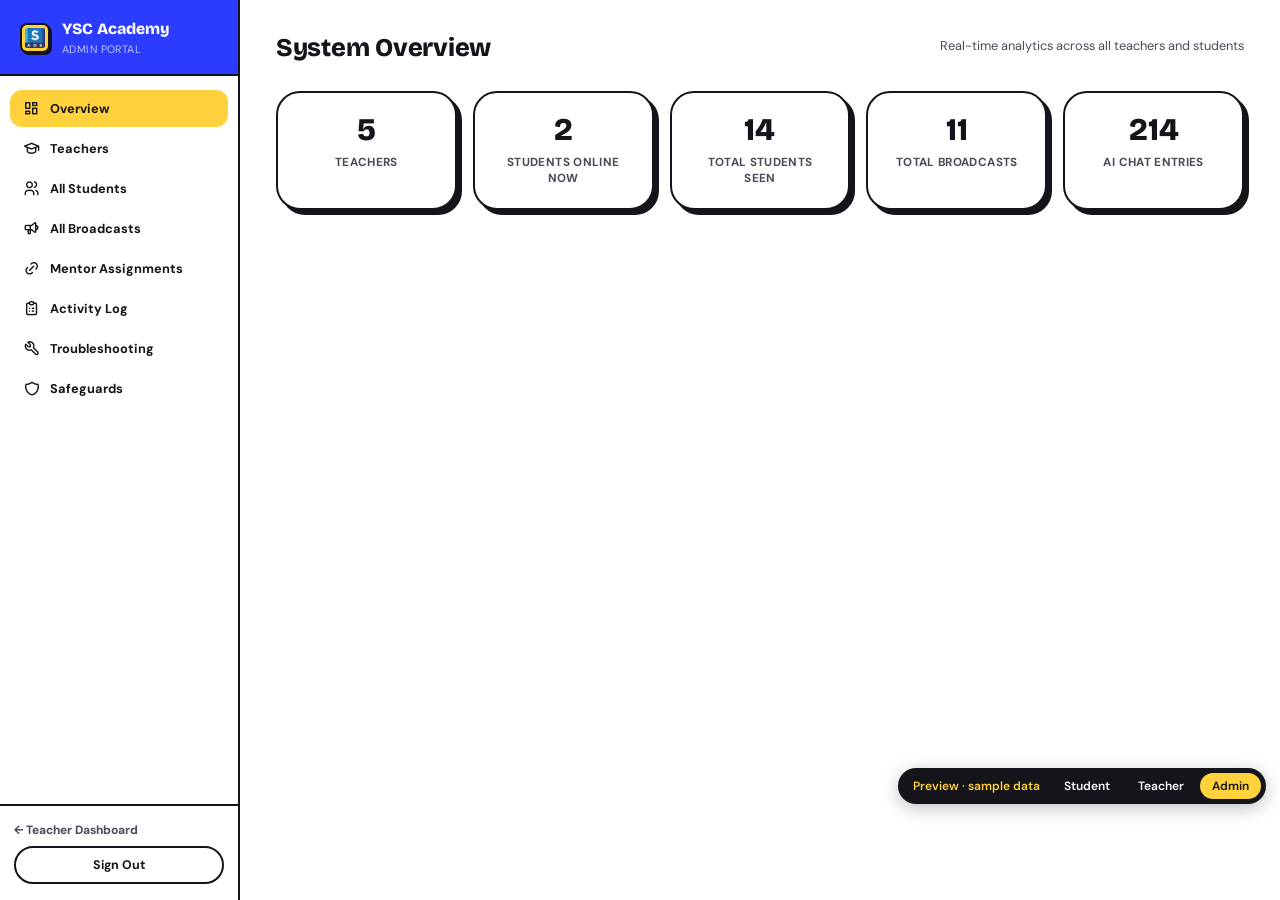
<file: admin/index.html>
<!DOCTYPE html>
<html lang="en">
<head>
<script src="../mock.js" data-role="admin"></script>
<script src="../mock-data.js"></script>
<script src="../mock-admin.js"></script>

  <meta charset="UTF-8" />
  <meta name="viewport" content="width=device-width, initial-scale=1.0" />
  <title>YSC Academy — Admin Portal</title>
  <link rel="preconnect" href="https://fonts.googleapis.com" />
  <link rel="preconnect" href="https://fonts.gstatic.com" crossorigin />
  <link href="https://fonts.googleapis.com/css2?family=Bricolage+Grotesque:wght@800&family=DM+Sans:wght@500;600;700;800&display=swap" rel="stylesheet" />
  <link rel="stylesheet" href="../vendor/tabler/tabler-icons.min.css" />
  <link rel="stylesheet" href="../theme.css" />
  <link rel="stylesheet" href="../admin/admin.css" />
</head>
<body>
<div class="layout">
  <!-- Sidebar -->
  <aside class="sidebar">
    <div class="sidebar-brand">
      <img src="../logo.jpg" class="sidebar-logo" alt="YSC" />
      <div>
        <div class="sidebar-title">YSC Academy</div>
        <div class="sidebar-sub">Admin Portal</div>
      </div>
    </div>
    <nav class="sidebar-nav">
      <button class="nav-btn active" data-panel="overview">
        <i class="ti ti-layout-dashboard" aria-hidden="true"></i> Overview
      </button>
      <button class="nav-btn" data-panel="teachers">
        <i class="ti ti-school" aria-hidden="true"></i> Teachers
      </button>
      <button class="nav-btn" data-panel="students">
        <i class="ti ti-users" aria-hidden="true"></i> All Students
      </button>
      <button class="nav-btn" data-panel="broadcasts">
        <i class="ti ti-speakerphone" aria-hidden="true"></i> All Broadcasts
      </button>
      <button class="nav-btn" data-panel="mentors">
        <i class="ti ti-link" aria-hidden="true"></i> Mentor Assignments
      </button>
      <button class="nav-btn" data-panel="activity">
        <i class="ti ti-clipboard-list" aria-hidden="true"></i> Activity Log
      </button>
      <button class="nav-btn" data-panel="troubleshooting">
        <i class="ti ti-tool" aria-hidden="true"></i> Troubleshooting
        <span class="ts-badge" id="ts-nav-badge" style="display:none;margin-left:auto">0</span>
      </button>
      <button class="nav-btn" data-panel="safeguards">
        <i class="ti ti-shield" aria-hidden="true"></i> Safeguards
      </button>
    </nav>
    <div class="sidebar-footer">
      <a href="../teacher/index.html" class="sidebar-link">← Teacher Dashboard</a>
      <form method="POST" action="/teacher/logout" style="margin:0">
        <button type="submit" class="logout-btn">Sign Out</button>
      </form>
    </div>
  </aside>

  <!-- Main -->
  <main class="main">

    <!-- OVERVIEW -->
    <section class="panel active" id="panel-overview">
      <div class="panel-head">
        <h1 class="panel-title">System Overview</h1>
        <p class="panel-desc">Real-time analytics across all teachers and students</p>
      </div>
      <div class="stats-grid" id="stats-grid">
        <div class="stat-card"><div class="stat-num" id="stat-teachers">—</div><div class="stat-label">Teachers</div></div>
        <div class="stat-card"><div class="stat-num" id="stat-active">—</div><div class="stat-label">Students Online Now</div></div>
        <div class="stat-card"><div class="stat-num" id="stat-total">—</div><div class="stat-label">Total Students Seen</div></div>
        <div class="stat-card"><div class="stat-num" id="stat-broadcasts">—</div><div class="stat-label">Total Broadcasts</div></div>
        <div class="stat-card"><div class="stat-num" id="stat-chats">—</div><div class="stat-label">AI Chat Entries</div></div>
      </div>
    </section>

    <!-- TEACHERS -->
    <section class="panel" id="panel-teachers">
      <div class="panel-head">
        <div>
          <h1 class="panel-title">Teacher Accounts</h1>
          <p class="panel-desc">Add, edit, and manage teacher logins</p>
        </div>
        <button class="btn-primary" onclick="openAddTeacher()">+ Add Teacher</button>
      </div>
      <div id="teachers-list" class="card-list">Loading…</div>
    </section>

    <!-- ALL STUDENTS -->
    <section class="panel" id="panel-students">
      <div class="panel-head">
        <div>
          <h1 class="panel-title">All Students</h1>
          <p class="panel-desc">Every student who has ever logged in, plus live status for anyone currently online. Grade level is admin-only — never shown to students.</p>
        </div>
        <button class="btn-primary" onclick="openImportRoster()">+ Import Roster</button>
      </div>
      <div id="students-table" class="table-wrap">Loading…</div>
    </section>

    <!-- ALL BROADCASTS -->
    <section class="panel" id="panel-broadcasts">
      <div class="panel-head">
        <h1 class="panel-title">All Broadcasts</h1>
        <p class="panel-desc">Every broadcast from every teacher</p>
      </div>
      <div id="broadcasts-list">Loading…</div>
    </section>

    <!-- MENTOR ASSIGNMENTS -->
    <section class="panel" id="panel-mentors">
      <div class="panel-head">
        <div>
          <h1 class="panel-title">Mentor Assignments</h1>
          <p class="panel-desc">Assign a teacher as the AI Mentor for each student. Messages route through the hub widget — no Slack notifications.</p>
        </div>
        <button class="btn-primary" onclick="openImportMentorAssignments()">+ Import Assignments</button>
      </div>

      <!-- Assignment form -->
      <div class="ts-card" style="margin-bottom:28px;">
        <h3 class="ts-card-title">Assign a Mentor</h3>
        <div class="form-row">
          <div class="form-group" style="margin-bottom:0">
            <label>Student</label>
            <select id="ma-student-email" class="filter-select" style="width:100%;">
              <option value="">Loading students…</option>
            </select>
          </div>
          <div class="form-group" style="margin-bottom:0">
            <label>Mentor</label>
            <select id="ma-mentor-select" class="filter-select" style="width:100%;">
              <option value="">Loading mentors…</option>
            </select>
          </div>
        </div>
        <div id="ma-email-override" style="display:none;margin-top:12px;">
          <label style="font-family:var(--sp-font-label);font-size:.8rem;font-weight:700;color:var(--sp-ink);margin-bottom:4px;display:block;text-transform:uppercase;letter-spacing:.04em;">
            Mentor Email <span style="background:var(--sp-coral-tint);color:var(--sp-ink);font-weight:700;text-transform:none;letter-spacing:0;padding:2px 6px;border-radius:6px;">not found in Slack profile — enter manually</span>
          </label>
          <input type="email" id="ma-email-input" placeholder="mentor@example.edu" class="filter-input"
            style="width:100%;border-color:var(--sp-coral);" />
        </div>
        <div style="margin-top:16px;display:flex;align-items:center;gap:12px;">
          <button class="btn-primary" onclick="assignMentor()">Assign Mentor →</button>
          <span id="ma-status" style="font-family:var(--sp-font-label);font-size:.84rem;color:var(--sp-muted);"></span>
        </div>
      </div>

      <!-- Current assignments table -->
      <div class="date-filter-row">
        <label class="date-filter-label">View:
          <select class="filter-select" id="ma-view-mode" onchange="setMentorViewMode(this.value)">
            <option value="date">Sort by Date (newest first)</option>
            <option value="mentor">Group by Mentor</option>
          </select>
        </label>
      </div>
      <div class="table-wrap">
        <table>
          <thead>
            <tr>
              <th>Student Email</th>
              <th>Mentor</th>
              <th>Mentor Email</th>
              <th>Slack ID</th>
              <th>Assigned</th>
              <th></th>
            </tr>
          </thead>
          <tbody id="ma-table-body">
            <tr><td colspan="6" style="color:var(--sp-muted);text-align:center;padding:24px;">Loading…</td></tr>
          </tbody>
        </table>
      </div>

      <!-- Students without a mentor -->
      <div style="margin-top:28px;">
        <div class="panel-eyebrow" style="margin-bottom:10px;">// Students without a mentor</div>
        <div id="unassigned-list"></div>
      </div>
    </section>

    <!-- ACTIVITY LOG -->
    <section class="panel" id="panel-activity">
      <div class="panel-head">
        <div>
          <h1 class="panel-title">Activity Log</h1>
          <p class="panel-desc">Real-time login tracking for all teachers and students</p>
        </div>
        <div style="display:flex;gap:10px;align-items:center;flex-wrap:wrap;">
          <input type="date" id="activity-date" class="date-input" />
          <button class="btn-primary" onclick="loadActivityByDate()">Load Date</button>
        </div>
      </div>

      <!-- Live status bar -->
      <div class="ts-known-form" style="margin-bottom:20px;padding:14px 18px;">
        <div class="panel-eyebrow" style="margin-bottom:8px;">Currently Online</div>
        <div id="activity-live-list" style="color:var(--sp-ink);font-size:.88rem;">—</div>
      </div>

      <!-- Search -->
      <div style="display:flex;gap:8px;margin-bottom:16px;">
        <input type="text" id="activity-search" placeholder="Search by name or email…" class="filter-input"
          style="flex:1;" />
        <button class="btn-secondary" onclick="searchActivity()">Search</button>
        <button class="btn-secondary" onclick="loadTodayActivity()">Today</button>
      </div>

      <!-- Event log table -->
      <div class="table-wrap" id="activity-table">Loading…</div>

      <!-- All-time summary -->
      <div style="margin-top:28px;">
        <div class="panel-eyebrow" style="margin-bottom:14px;">// All-Time Summary</div>
        <div class="table-wrap" id="activity-summary">Loading…</div>
      </div>
    </section>

    <!-- TROUBLESHOOTING (moved from the Teacher Dashboard — admin-only now,
         see routes/issues.js's requireAdmin gate) -->
    <section class="panel" id="panel-troubleshooting">
    <div class="panel-head">
      <div>
        <div class="panel-eyebrow">// Troubleshooting</div>
        <h1 class="panel-title">Troubleshooting &amp; Issue Log</h1>
        <p class="panel-desc">Real-time student hub monitoring · auto-refreshes every 60 seconds</p>
      </div>
      <div class="panel-head-right">
        <button class="btn-secondary" id="ts-export-btn">⬇ Export CSV</button>
        <button class="btn-ghost" id="ts-refresh-btn">↻ Refresh</button>
      </div>
    </div>

    <div class="ts-tabs">
      <button class="ts-tab active" data-ts-tab="dashboard"><i class="ti ti-layout-dashboard" aria-hidden="true"></i> Dashboard</button>
      <button class="ts-tab" data-ts-tab="log"><i class="ti ti-list-details" aria-hidden="true"></i> Issue Log</button>
      <button class="ts-tab" data-ts-tab="reports"><i class="ti ti-mail" aria-hidden="true"></i> Student Reports <span class="ts-badge" id="ts-reports-badge" style="display:none">0</span></button>
      <button class="ts-tab" data-ts-tab="known"><i class="ti ti-books" aria-hidden="true"></i> Known Issues</button>
      <button class="ts-tab" data-ts-tab="analytics"><i class="ti ti-chart-line" aria-hidden="true"></i> Analytics</button>
      <button class="ts-tab" data-ts-tab="library"><i class="ti ti-tools" aria-hidden="true"></i> Quick Fix Library <span class="ts-badge" id="ts-library-badge" style="display:none">0</span></button>
    </div>

    <div class="ts-how-to-use">
      <div class="ts-how-to-use-toggle" id="ts-htu-toggle">
        <span><i class="ti ti-bulb" aria-hidden="true"></i> How to Use Claude Code Prompts</span>
        <span class="ts-htu-arrow">▾</span>
      </div>
      <div class="ts-how-to-use-body" id="ts-htu-body">
        <div class="ts-how-to-steps">
          <div class="ts-htu-step"><div class="ts-htu-num">1</div><div class="ts-htu-text">Open <strong>Terminal</strong> on your Mac</div></div>
          <div class="ts-htu-step"><div class="ts-htu-num">2</div><div class="ts-htu-text">Type <code>cd ~/Desktop/ysc-student-hub</code> and press Enter</div></div>
          <div class="ts-htu-step"><div class="ts-htu-num">3</div><div class="ts-htu-text">Type <code>claude</code> and press Enter to open Claude Code</div></div>
          <div class="ts-htu-step"><div class="ts-htu-num">4</div><div class="ts-htu-text">Find the issue below and click <strong>Copy Prompt</strong></div></div>
          <div class="ts-htu-step"><div class="ts-htu-num">5</div><div class="ts-htu-text">Paste the prompt into Claude Code and press Enter</div></div>
          <div class="ts-htu-step"><div class="ts-htu-num">6</div><div class="ts-htu-text">Claude Code will investigate and fix the code automatically</div></div>
          <div class="ts-htu-step"><div class="ts-htu-num">7</div><div class="ts-htu-text">Refresh the student hub in the browser to test the fix</div></div>
          <div class="ts-htu-step"><div class="ts-htu-num">8</div><div class="ts-htu-text">Return here and mark the issue as <strong>Resolved</strong></div></div>
        </div>
      </div>
    </div>

    <div class="ts-pane" id="ts-pane-dashboard">
      <div class="ts-summary-row" id="ts-summary-row">
        <div class="ts-stat-card ts-stat-red">
          <div class="ts-stat-num" id="ts-total-open">—</div>
          <div class="ts-stat-label">Open / In-progress Incidents</div>
        </div>
        <div class="ts-stat-card ts-stat-orange">
          <div class="ts-stat-num" id="ts-students-affected">—</div>
          <div class="ts-stat-label">Students Affected</div>
        </div>
        <div class="ts-stat-card ts-stat-blue">
          <div class="ts-stat-num" id="ts-new-reports">—</div>
          <div class="ts-stat-label">Student Reports</div>
        </div>
        <div class="ts-stat-card ts-stat-green">
          <div class="ts-stat-num" id="ts-resolved-today">—</div>
          <div class="ts-stat-label">Resolved Today</div>
        </div>
        <div class="ts-stat-card ts-stat-navy">
          <div class="ts-stat-label" style="font-size:.75rem;opacity:.75">Most Common Today</div>
          <div class="ts-stat-num" id="ts-top-feature" style="font-size:1rem">—</div>
        </div>
      </div>

      <p id="ts-occurrences-note" class="ts-health-note"></p>
      <div id="ts-integration-signals" class="ts-integration-signals" aria-live="polite"></div>
      <div id="ts-patterns-area" style="display:none;margin-bottom:16px">
        <div class="ts-section-head">
          <h3 class="ts-section-title"><i class="ti ti-search" aria-hidden="true"></i> Patterns to Investigate</h3>
          <span class="ts-health-note">Last 7 days · evidence, not confirmed diagnoses</span>
        </div>
        <div id="ts-patterns-list"></div>
      </div>

      <div class="ts-section-head">
        <h3 class="ts-section-title">Live Student Status</h3>
        <span style="font-size:.78rem;color:var(--sp-muted)">Students currently experiencing issues</span>
      </div>
      <div id="ts-student-status" class="ts-student-status-list">
        <div class="empty-state">Loading…</div>
      </div>

      <div class="ts-section-head" style="margin-top:24px">
        <h3 class="ts-section-title">One-Click Fixes</h3>
        <span style="font-size:.78rem;color:var(--sp-muted)">Select a student then apply a fix</span>
      </div>
      <div class="ts-oneclick-area">
        <div class="ts-oneclick-select-wrap">
          <label class="ts-field-label">Student</label>
          <select id="ts-fix-student" class="filter-select" style="min-width:220px">
            <option value="">— Select student —</option>
          </select>
        </div>
        <div class="ts-fix-btns">
          <button class="ts-fix-btn" data-action="clear-cache" title="Deletes the student's saved preferences — they will start fresh">🗑 Clear Cache</button>
          <button class="ts-fix-btn" data-action="reset-layout" title="Resets panel positions to default layout">🔄 Reset Layout</button>
          <button class="ts-fix-btn" data-action="reset-prefs" title="Clears all personalization settings">♻️ Reset All Prefs</button>
        </div>
        <div id="ts-fix-status" class="ts-fix-status" style="display:none"></div>
      </div>
      <div id="ts-insights-area" style="display:none;margin-top:24px">
        <div class="ts-section-head">
          <h3 class="ts-section-title"><i class="ti ti-chart-bar" aria-hidden="true"></i> Prompt Library Activity</h3>
          <a href="#" onclick="document.querySelector('.ts-tab[data-ts-tab=library]').click();return false" style="font-size:.78rem;color:var(--sp-blue);font-weight:700;">View Quick Fix Library →</a>
        </div>
        <p class="ts-health-note">Copies and content reviews are not successful fixes. Outcomes are administrator-reported and incident-linked.</p>
        <div id="ts-insights-grid" class="ts-insights-grid"></div>
      </div>
    </div>

    <div class="ts-pane" id="ts-pane-log" style="display:none">
      <div class="ts-filter-bar">
        <input type="text" class="filter-input" id="ts-log-search" placeholder="Search keyword…" />
        <input type="text" class="filter-input" id="ts-log-student" placeholder="Filter by student…" />
        <select class="filter-select" id="ts-log-feature">
          <option value="all">All features</option>
          <option value="canvas">Canvas</option><option value="slack">Slack</option>
          <option value="drive">Google Drive</option><option value="calendar">Calendar</option>
          <option value="chatbot">Chatbot</option><option value="grades">Grades</option>
          <option value="zoom">Zoom</option><option value="timer">Timer</option>
          <option value="auth">Auth</option><option value="general">General</option>
        </select>
        <select class="filter-select" id="ts-log-status">
          <option value="all">All statuses</option>
          <option value="open">Open</option><option value="in_progress">In Progress</option>
          <option value="resolved">Resolved</option>
        </select>
        <select class="filter-select" id="ts-log-type">
          <option value="all">All types</option>
          <option value="api">API Error</option><option value="js">JS Error</option>
          <option value="auth">Auth</option><option value="slow">Slow Load</option>
          <option value="network">Network</option>
        </select>
        <label class="date-filter-label">From <input type="date" id="ts-log-from" class="date-input"></label>
        <label class="date-filter-label">To <input type="date" id="ts-log-to" class="date-input"></label>
        <button class="btn-ghost" id="ts-log-apply">Apply</button>
      </div>
      <div id="ts-log-table" class="table-wrap">
        <div class="empty-state">No issues logged yet.</div>
      </div>
    </div>

    <div class="ts-pane" id="ts-pane-reports" style="display:none">
      <div id="ts-reports-list" class="ts-reports-list">
        <div class="empty-state">No student reports submitted yet.</div>
      </div>
    </div>

    <div class="ts-pane" id="ts-pane-known" style="display:none">
      <div class="ts-section-head">
        <h3 class="ts-section-title">Known Issues Inventory</h3>
        <button class="btn-primary" id="ts-add-known-btn">+ Add New Issue</button>
      </div>

      <div id="ts-known-form" class="ts-known-form" style="display:none">
        <div class="ts-known-form-inner">
          <h4 class="ts-form-title" id="ts-known-form-title">Add New Known Issue</h4>
          <input type="hidden" id="ts-known-edit-id" />
          <div class="ts-form-row">
            <div class="ts-form-field" style="flex:2">
              <label class="ts-field-label">Issue Title</label>
              <input type="text" id="ts-ki-title" class="filter-input" placeholder="e.g. Slack channels not loading" style="width:100%" />
            </div>
            <div class="ts-form-field">
              <label class="ts-field-label">Feature</label>
              <select id="ts-ki-feature" class="filter-select" style="width:100%">
                <option value="general">General</option><option value="canvas">Canvas</option>
                <option value="slack">Slack</option><option value="drive">Google Drive</option>
                <option value="calendar">Calendar</option><option value="chatbot">Chatbot</option>
                <option value="grades">Grades</option><option value="zoom">Zoom</option>
                <option value="auth">Auth / Sign-In</option>
              </select>
            </div>
            <div class="ts-form-field">
              <label class="ts-field-label">Status</label>
              <select id="ts-ki-status" class="filter-select" style="width:100%">
                <option value="active">Active</option><option value="resolved">Resolved</option>
                <option value="monitoring">Monitoring</option>
              </select>
            </div>
          </div>
          <div class="ts-form-field">
            <label class="ts-field-label">What does the student experience?</label>
            <textarea id="ts-ki-experience" class="sg-textarea" style="min-height:60px" placeholder="Describe what the student sees or cannot do..."></textarea>
          </div>
          <div class="ts-form-field">
            <label class="ts-field-label">Technical cause (optional)</label>
            <textarea id="ts-ki-cause" class="sg-textarea" style="min-height:60px" placeholder="Root cause for reference..."></textarea>
          </div>
          <div class="ts-form-field">
            <label class="ts-field-label">Fix steps (one per line)</label>
            <textarea id="ts-ki-steps" class="sg-textarea" style="min-height:80px" placeholder="Step 1&#10;Step 2&#10;Step 3"></textarea>
          </div>
          <div class="ts-form-field">
            <label class="ts-field-label">Claude Code prompt (optional)</label>
            <textarea id="ts-ki-prompt" class="sg-textarea" style="min-height:60px;font-family:monospace;font-size:.8rem" placeholder="Paste a Claude Code prompt that fixes this issue..."></textarea>
          </div>
          <div class="ts-form-field">
            <label class="ts-field-label">Notes</label>
            <input type="text" id="ts-ki-notes" class="filter-input" placeholder="Any additional notes..." style="width:100%" />
          </div>
          <div class="ts-form-footer">
            <button class="btn-ghost" id="ts-known-form-cancel">Cancel</button>
            <button class="btn-primary" id="ts-known-form-save">Save Issue</button>
          </div>
        </div>
      </div>

      <div class="ts-known-filters">
        <input type="text" class="filter-input" id="ts-known-search" placeholder="Search known issues…" />
        <select class="filter-select" id="ts-known-status-filter">
          <option value="all">All statuses</option><option value="active">Active</option>
          <option value="resolved">Resolved</option><option value="monitoring">Monitoring</option>
        </select>
        <select class="filter-select" id="ts-known-feature-filter">
          <option value="all">All features</option><option value="canvas">Canvas</option>
          <option value="slack">Slack</option><option value="drive">Drive</option>
          <option value="calendar">Calendar</option><option value="auth">Auth</option>
          <option value="general">General</option>
        </select>
      </div>
      <div id="ts-known-list" class="ts-known-list">
        <div class="empty-state">Loading…</div>
      </div>
    </div>

    <div class="ts-pane" id="ts-pane-library" style="display:none">
      <div class="ll-toolbar">
        <input type="text" class="filter-input" id="ll-search" placeholder="🔍 Search prompts…" style="min-width:200px">
        <select class="filter-select" id="ll-category-filter">
          <option value="all">All categories</option>
          <option value="canvas">Canvas</option><option value="slack">Slack</option>
          <option value="drive">Google Drive</option><option value="chatbot">Chatbot</option>
          <option value="timer">Timer</option><option value="layout">Layout &amp; Toggles</option>
          <option value="auth">Authentication</option><option value="performance">Performance</option>
          <option value="general">General Maintenance</option>
        </select>
        <select class="filter-select" id="ll-status-filter">
          <option value="all">All statuses</option>
          <option value="verified">✓ Verified</option>
          <option value="auto-generated">Auto-generated</option>
          <option value="draft">Draft</option>
        </select>
        <select class="filter-select" id="ll-sort">
          <option value="recent">Most recent</option>
          <option value="success">Highest reported outcome rate</option>
          <option value="used">Most recorded copies</option>
        </select>
        <button class="btn-primary" id="ll-add-btn" style="white-space:nowrap">+ Add Prompt</button>
        <button class="btn-ghost" id="ll-export-btn" style="white-space:nowrap">⬇ Export JSON</button>
      </div>
      <div id="ts-library-content">
        <div class="empty-state">Loading…</div>
      </div>
    </div>

    <div class="ts-pane" id="ts-pane-analytics" style="display:none">
      <div class="ts-analytics-grid">
        <div class="ts-analytics-card">
          <h4 class="ts-analytics-title">Issues by Feature (This Week)</h4>
          <div id="ts-chart-feature" class="ts-bar-chart"></div>
        </div>
        <div class="ts-analytics-card">
          <h4 class="ts-analytics-title">Issues by Day (Last 7 Days)</h4>
          <div id="ts-chart-day" class="ts-bar-chart"></div>
        </div>
        <div class="ts-analytics-card">
          <h4 class="ts-analytics-title">Most Affected Students</h4>
          <div id="ts-chart-students" class="ts-bar-chart"></div>
        </div>
        <div class="ts-analytics-card">
          <h4 class="ts-analytics-title">Issue Type Breakdown</h4>
          <div id="ts-chart-types" class="ts-bar-chart"></div>
        </div>
      </div>
    </div>
  </section>

  <!-- Save This Fix modal -->
  <div id="save-fix-modal" class="prompt-modal" style="display:none">
    <div class="prompt-modal-inner" style="max-width:580px">
      <button class="prompt-modal-close" id="save-fix-close">✕ Close</button>
      <h3 style="color:var(--sp-ink);font-family:var(--sp-font-display);font-weight:800;margin-bottom:16px">Save Fix to Quick Fix Library</h3>
      <div class="ts-form-field">
        <label class="ts-field-label">Issue Title *</label>
        <input type="text" id="sf-title" class="filter-input" style="width:100%" placeholder="e.g. Canvas not loading after token refresh" />
      </div>
      <div class="ts-form-row">
        <div class="ts-form-field" style="flex:1">
          <label class="ts-field-label">Category</label>
          <select id="sf-category" class="filter-select" style="width:100%">
            <option value="canvas">Canvas</option><option value="slack">Slack</option>
            <option value="drive">Google Drive</option><option value="chatbot">Chatbot</option>
            <option value="timer">Timer</option><option value="layout">Layout &amp; Toggles</option>
            <option value="auth">Authentication</option><option value="performance">Performance</option>
            <option value="general" selected>General Maintenance</option>
          </select>
        </div>
        <div class="ts-form-field" style="flex:1">
          <label class="ts-field-label">Legacy note (not a measured outcome)</label>
          <select id="sf-rating" class="filter-select" style="width:100%">
            <option value="">No result recorded</option>
            <option value="worked-perfectly">✅ Worked perfectly</option>
            <option value="worked-with-modifications">⚠️ Worked with modifications</option>
            <option value="partial">🟡 Partial fix only</option>
          </select>
        </div>
      </div>
      <div class="ts-form-field">
        <label class="ts-field-label">Claude Code Prompt Used</label>
        <textarea id="sf-prompt" class="sg-textarea" style="min-height:120px;font-family:monospace;font-size:.78rem" placeholder="Paste the Claude Code prompt that fixed this issue…"></textarea>
      </div>
      <div class="ts-form-field">
        <label class="ts-field-label">Brief Description</label>
        <input type="text" id="sf-desc" class="filter-input" style="width:100%" placeholder="One-line description…" />
      </div>
      <div class="ts-form-field">
        <label class="ts-field-label">Notes</label>
        <textarea id="sf-notes" class="sg-textarea" style="min-height:50px" placeholder="Any additional context…"></textarea>
      </div>
      <input type="hidden" id="sf-source-error-id" />
      <input type="hidden" id="sf-editing-id" />
      <div class="ts-form-footer">
        <button class="btn-ghost" id="save-fix-cancel">Cancel</button>
        <button class="btn-primary" id="save-fix-submit">💾 Save to Library</button>
      </div>
    </div>
  </div>

  <div id="ts-detail-modal" class="prompt-modal" style="display:none">
    <div class="prompt-modal-inner" style="max-width:600px">
      <button class="prompt-modal-close" id="ts-modal-close">✕ Close</button>
      <div id="ts-detail-content"></div>
    </div>
  </div>

    <!-- SAFEGUARDS (admin only) -->
    <section class="panel" id="panel-safeguards">
      <div class="panel-head">
        <div>
          <div class="panel-eyebrow">// Safeguards</div>
          <h1 class="panel-title">Student Safety Controls</h1>
          <p class="panel-desc">Global settings — apply instantly to all students</p>
        </div>
        <button class="btn-primary" id="save-safeguards-btn" onclick="saveSafeguards()">Save Changes</button>
      </div>
      <div class="safeguard-panel" id="safeguard-panel" style="display:grid;grid-template-columns:repeat(auto-fill,minmax(340px,1fr));gap:20px;padding:20px 0;">

        <div class="sg-card ts-card" style="margin-bottom:0;">
          <h3 class="ts-card-title">Access Controls</h3>
          <label class="toggle-row" style="display:flex;align-items:flex-start;gap:12px;margin-bottom:12px;cursor:pointer;">
            <div style="flex:1"><strong style="font-size:.9rem;">Hub Lock Mode</strong><div style="font-size:.8rem;color:var(--sp-muted);">Students can only view Canvas assignments</div></div>
            <input type="checkbox" id="sg-locked" style="margin-top:3px;accent-color:var(--sp-ink);width:18px;height:18px;">
          </label>
          <label class="toggle-row" style="display:flex;align-items:flex-start;gap:12px;margin-bottom:12px;cursor:pointer;">
            <div style="flex:1"><strong style="font-size:.9rem;">YouTube Search</strong><div style="font-size:.8rem;color:var(--sp-muted);">Allow students to search YouTube from chatbot</div></div>
            <input type="checkbox" id="sg-youtube" checked style="margin-top:3px;accent-color:var(--sp-ink);width:18px;height:18px;">
          </label>
          <label class="toggle-row" style="display:flex;align-items:flex-start;gap:12px;margin-bottom:12px;cursor:pointer;">
            <div style="flex:1"><strong style="font-size:.9rem;">Restrict to School Subjects</strong><div style="font-size:.8rem;color:var(--sp-muted);">Chatbot only answers academic questions</div></div>
            <input type="checkbox" id="sg-school-only" style="margin-top:3px;accent-color:var(--sp-ink);width:18px;height:18px;">
          </label>
          <label class="toggle-row" style="display:flex;align-items:flex-start;gap:12px;cursor:pointer;">
            <div style="flex:1"><strong style="font-size:.9rem;">Academic Integrity Filter</strong><div style="font-size:.8rem;color:var(--sp-muted);">Prevent chatbot from completing assignments for students</div></div>
            <input type="checkbox" id="sg-integrity" checked style="margin-top:3px;accent-color:var(--sp-ink);width:18px;height:18px;">
          </label>
        </div>

        <div class="sg-card ts-card" style="margin-bottom:0;">
          <h3 class="ts-card-title">Blocked Keywords</h3>
          <p style="font-size:.82rem;color:var(--sp-muted);margin:0 0 10px;">Chatbot won't respond to messages containing these words (one per line)</p>
          <textarea id="sg-keywords" class="sg-textarea" style="min-height:90px;font-size:13px;" placeholder="drugs&#10;cheating&#10;test answers"></textarea>
        </div>

        <div class="sg-card ts-card" style="margin-bottom:0;">
          <h3 class="ts-card-title">Blocked Websites (Global)</h3>
          <p style="font-size:.82rem;color:var(--sp-muted);margin:0 0 10px;">Students will be warned when visiting these domains (one per line)</p>
          <textarea id="sg-domains" class="sg-textarea" style="min-height:90px;font-size:13px;" placeholder="reddit.com&#10;tiktok.com&#10;discord.com"></textarea>
        </div>

        <div class="sg-card ts-card" style="margin-bottom:0;">
          <h3 class="ts-card-title">Feature Time Limits</h3>
          <p style="font-size:.82rem;color:var(--sp-muted);margin:0 0 10px;">Max minutes per session (0 = no limit)</p>
          <div style="display:grid;grid-template-columns:1fr 1fr;gap:8px;">
            <label style="font-size:.85rem;">Canvas <input type="number" class="time-input filter-input" data-feature="canvas" min="0" placeholder="0" style="width:100%;margin-top:2px;min-height:36px;padding:6px 10px;font-size:13px;"></label>
            <label style="font-size:.85rem;">Slack <input type="number" class="time-input filter-input" data-feature="slack" min="0" placeholder="0" style="width:100%;margin-top:2px;min-height:36px;padding:6px 10px;font-size:13px;"></label>
            <label style="font-size:.85rem;">Drive <input type="number" class="time-input filter-input" data-feature="drive" min="0" placeholder="0" style="width:100%;margin-top:2px;min-height:36px;padding:6px 10px;font-size:13px;"></label>
            <label style="font-size:.85rem;">Chat <input type="number" class="time-input filter-input" data-feature="chat" min="0" placeholder="0" style="width:100%;margin-top:2px;min-height:36px;padding:6px 10px;font-size:13px;"></label>
          </div>
        </div>

      </div>
      <div id="save-safeguards-status" style="margin-top:10px;font-family:var(--sp-font-label);font-size:13px;color:var(--sp-ink);"></div>
    </section>

  </main>
</div>

<!-- Add Teacher Modal -->
<div class="modal-overlay" id="add-teacher-modal" style="display:none">
  <div class="modal">
    <div class="modal-head">
      <h2 id="modal-title">Add Teacher</h2>
      <button class="modal-close" onclick="closeAddTeacher()">✕</button>
    </div>
    <div id="modal-error" class="modal-error" style="display:none"></div>
    <form id="add-teacher-form">
      <input type="hidden" id="edit-teacher-id" />
      <div class="form-row">
        <div class="form-group">
          <label>Full Name *</label>
          <input type="text" id="tf-name" placeholder="Jane Smith" required />
        </div>
        <div class="form-group">
          <label>Email</label>
          <input type="email" id="tf-email" placeholder="jane@example.edu" />
        </div>
      </div>
      <div class="form-row">
        <div class="form-group">
          <label>Username *</label>
          <input type="text" id="tf-username" placeholder="jsmith" required />
        </div>
        <div class="form-group">
          <label>Temporary Password *</label>
          <input type="text" id="tf-password" placeholder="Auto-generated or custom" />
        </div>
      </div>
      <div class="form-row">
        <div class="form-group">
          <label>Slack Handle</label>
          <input type="text" id="tf-slack" placeholder="@jsmith" />
        </div>
        <div class="form-group">
          <label>Accent Color</label>
          <input type="color" id="tf-color" value="#14141A" />
        </div>
      </div>
      <div class="form-group">
        <label>Classes (one per line: "Class Name | Canvas Course ID")</label>
        <textarea id="tf-classes" rows="3"
          placeholder="Period 1 | 12345&#10;AP Computer Science | 67890"></textarea>
      </div>
      <div class="modal-footer">
        <button type="button" class="btn-secondary" onclick="closeAddTeacher()">Cancel</button>
        <button type="submit" class="btn-primary" id="modal-save-btn">Add Teacher</button>
      </div>
    </form>
  </div>
</div>

<!-- Import Roster Modal -->
<div class="modal-overlay" id="import-roster-modal" style="display:none">
  <div class="modal" style="max-width:760px">
    <div class="modal-head">
      <h2>Import Roster</h2>
      <button class="modal-close" onclick="closeImportRoster()">✕</button>
    </div>
    <div id="import-roster-error" class="modal-error" style="display:none"></div>

    <div id="import-roster-paste-step">
      <p style="font-size:.85rem;color:var(--sp-muted);margin-bottom:10px">
        Paste rows copied directly from the roster spreadsheet — <strong>First Name, Last Name, YSC Email, Grade</strong>,
        in that order. Any other columns (e.g. parent email) are ignored and never imported. Rows with no YSC Email yet
        are skipped, not blocked — you can re-paste once emails are assigned.
      </p>
      <div class="form-group">
        <textarea id="import-roster-textarea" rows="10" style="width:100%;font-family:monospace;font-size:.85rem"
          placeholder="Jane&#9;Doe&#9;jdoe@example.edu&#9;9&#10;John&#9;Smith&#9;&#9;7"></textarea>
      </div>
      <div class="modal-footer">
        <button type="button" class="btn-secondary" onclick="closeImportRoster()">Cancel</button>
        <button type="button" class="btn-primary" id="import-roster-preview-btn" onclick="previewImportRoster()">Preview</button>
      </div>
    </div>

    <div id="import-roster-preview-step" style="display:none">
      <div id="import-roster-summary" style="font-size:.85rem;color:var(--sp-ink);margin-bottom:10px"></div>
      <div id="import-roster-table" class="table-wrap" style="max-height:340px;overflow:auto"></div>
      <div class="modal-footer">
        <button type="button" class="btn-secondary" onclick="backToImportPaste()">Back</button>
        <button type="button" class="btn-primary" id="import-roster-commit-btn" onclick="commitImportRoster()">Confirm Import</button>
      </div>
    </div>
  </div>
</div>

<!-- Import Mentor Assignments Modal -->
<div class="modal-overlay" id="import-mentors-modal" style="display:none">
  <div class="modal" style="max-width:760px">
    <div class="modal-head">
      <h2>Import Mentor Assignments</h2>
      <button class="modal-close" onclick="closeImportMentorAssignments()">✕</button>
    </div>
    <div id="import-mentors-error" class="modal-error" style="display:none"></div>

    <div id="import-mentors-paste-step">
      <div style="display:flex;gap:8px;margin-bottom:14px">
        <button type="button" class="btn-secondary" id="import-mentors-mode-email" onclick="setImportMentorsMode('email')">Email pairs</button>
        <button type="button" class="btn-secondary" id="import-mentors-mode-name" onclick="setImportMentorsMode('name')">Indented name tree</button>
      </div>
      <p id="import-mentors-instructions-email" style="font-size:.85rem;color:var(--sp-muted);margin-bottom:10px">
        Paste rows — <strong>Student YSC Email, Mentor</strong> — in that order. Mentor can be a teacher's
        full name or email; it must match a teacher account exactly (no partial/fuzzy matching — an
        ambiguous or unmatched name is reported as an error, not guessed). The student must already be
        in the registry (import the roster first if needed). An existing assignment is shown as a
        change from the current mentor, not silently replaced.
      </p>
      <p id="import-mentors-instructions-name" style="font-size:.85rem;color:var(--sp-muted);margin-bottom:10px;display:none">
        Paste an indented list: an <strong>unindented line is a mentor's full name</strong>; any
        <strong>indented line under it (any depth, tabs or spaces) is one of their students</strong>,
        also by full name. Both mentor and student names must match exactly one account/registry
        record — an unmatched or ambiguous name (e.g. two students sharing a name) is reported as an
        error, never guessed; a name-collision error lists every matching student's email so you can
        assign that one manually via the form above.
      </p>
      <div class="form-group">
        <textarea id="import-mentors-textarea" rows="10" style="width:100%;font-family:monospace;font-size:.85rem"
          placeholder="mia.castellanos@example.edu&#9;Elena Reyes&#10;noah.kim@example.edu&#9;marcus.webb@example.edu"></textarea>
      </div>
      <div class="modal-footer">
        <button type="button" class="btn-secondary" onclick="closeImportMentorAssignments()">Cancel</button>
        <button type="button" class="btn-primary" id="import-mentors-preview-btn" onclick="previewImportMentorAssignments()">Preview</button>
      </div>
    </div>

    <div id="import-mentors-preview-step" style="display:none">
      <div id="import-mentors-summary" style="font-size:.85rem;color:var(--sp-ink);margin-bottom:10px"></div>
      <div id="import-mentors-table" class="table-wrap" style="max-height:340px;overflow:auto"></div>
      <div class="modal-footer">
        <button type="button" class="btn-secondary" onclick="backToImportMentorsPaste()">Back</button>
        <button type="button" class="btn-primary" id="import-mentors-commit-btn" onclick="commitImportMentorAssignments()">Confirm Import</button>
      </div>
    </div>
  </div>
</div>

<!-- Reset Password Modal -->
<div class="modal-overlay" id="reset-modal" style="display:none">
  <div class="modal" style="max-width:420px">
    <div class="modal-head">
      <h2>Reset Password</h2>
      <button class="modal-close" onclick="document.getElementById('reset-modal').style.display='none'">✕</button>
    </div>
    <p style="margin-bottom:16px;color:var(--sp-ink)">Enter a new password for <strong id="reset-teacher-name"></strong>, or leave blank to generate a random temporary password (teacher must change it on next login).</p>
    <div class="form-group" style="margin-bottom:12px">
      <label style="font-size:.85rem;font-weight:700;color:var(--sp-ink)">New Password</label>
      <input type="text" id="reset-password-input" placeholder="Leave blank for random temp password"
        style="width:100%;padding:11px 14px;min-height:44px;border:2px solid var(--sp-ink);border-radius:var(--sp-input-radius);font-size:.9rem;margin-top:4px;box-sizing:border-box;font-family:var(--sp-font-body);" />
    </div>
    <div id="reset-modal-error" style="display:none;color:#dc2626;font-size:.85rem;margin-bottom:8px"></div>
    <div class="modal-footer">
      <button class="btn-secondary" onclick="document.getElementById('reset-modal').style.display='none'">Cancel</button>
      <button class="btn-danger" id="confirm-reset-btn">Reset Password</button>
    </div>
  </div>
</div>


<script src="../admin/admin.js"></script>
<script src="../preview-bar.js" data-role="admin" data-prefix="../"></script>
</body>
</html>
</file>
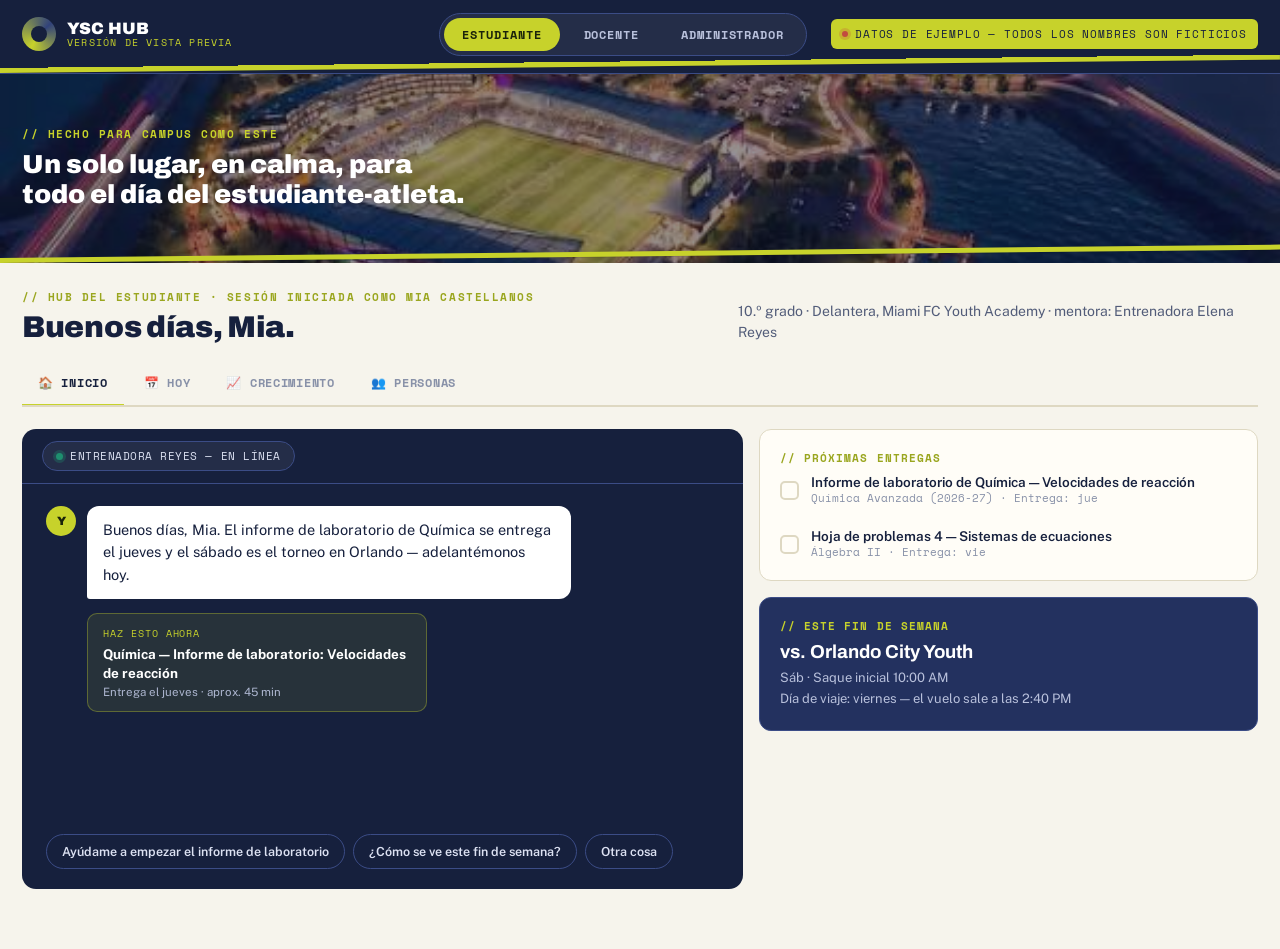
<file: es/index.html>
<!doctype html>
<html lang="es">
<meta charset="utf-8">
<meta name="viewport" content="width=device-width, initial-scale=1">
<title>YSC Hub — Vista previa</title>
<style>
  /* ──────────────────────────────────────────────────────────────────────
     Deliberately single visual world: a Homestead/Miami performance-campus
     palette lifted from sperformancehub.com (deep navy + acid lime + warm
     sand paper). This is a controlled pitch asset shown on known hardware,
     so it commits to one look rather than adapting to viewer theme — colors
     are painted explicitly throughout, no prefers-color-scheme branching.
  ───────────────────────────────────────────────────────────────────────*/
  @import url('https://fonts.googleapis.com/css2?family=Archivo:wght@400;700;800;900&family=Public+Sans:wght@400;500;600;700&family=Space+Mono:wght@400;700&display=swap');

  :root{
    --navy-deep:#16203D; --navy:#23315F; --navy-soft:#31427A; --navy-line:#3B4C86;
    --lime:#C7D22B; --lime-dim:#9AA61F; --lime-ink:#1B230A;
    --paper:#F6F4EC; --paper-dim:#ECE7D6; --paper-card:#FFFDF7;
    --ink:#16203D; --ink-soft:#525C79; --ink-faint:#8891A8;
    --line:#DED8C2;
    --good:#1E8F6F; --good-bg:#E1F1E9; --good-line:#BEE0CE;
    --warn:#D8862E; --warn-bg:#FBEEDC; --warn-line:#F0CE9C;
    --danger:#C24B3F; --danger-bg:#F7E3E0; --danger-line:#E7B7AF;
    --font-display:'Archivo',"Arial Black",sans-serif;
    --font-body:'Public Sans',-apple-system,BlinkMacSystemFont,sans-serif;
    --font-mono:'Space Mono',ui-monospace,Menlo,monospace;
  }

  *{box-sizing:border-box;}
  body{margin:0;background:var(--paper);color:var(--ink);font-family:var(--font-body);
    -webkit-font-smoothing:antialiased;}
  h1,h2,h3{font-family:var(--font-display);margin:0;text-wrap:balance;}
  p{margin:0;}
  button{font-family:inherit;cursor:pointer;}
  ::selection{background:var(--lime);color:var(--lime-ink);}

  .eyebrow{font-family:var(--font-mono);font-size:11px;font-weight:700;letter-spacing:.14em;
    text-transform:uppercase;}

  /* ── App shell ─────────────────────────────────────────────────────── */
  #app{min-height:100vh;display:flex;flex-direction:column;}

  .topbar{background:var(--navy-deep);color:#fff;position:sticky;top:0;z-index:40;
    box-shadow:0 1px 0 var(--navy-line);}
  .topbar-inner{max-width:1400px;margin:0 auto;padding:0 22px;height:68px;
    display:flex;align-items:center;gap:24px;}
  .brand{display:flex;align-items:center;gap:11px;flex-shrink:0;}
  .brand-mark{width:34px;height:34px;border-radius:50%;background:conic-gradient(from 210deg,var(--lime),var(--navy-soft) 55%,var(--lime));
    display:flex;align-items:center;justify-content:center;flex-shrink:0;}
  .brand-mark span{width:16px;height:16px;border-radius:50%;background:var(--navy-deep);}
  .brand-word{line-height:1.05;}
  .brand-word b{display:block;font-family:var(--font-display);font-weight:900;font-size:16.5px;
    letter-spacing:.01em;}
  .brand-word small{display:block;font-family:var(--font-mono);font-size:10px;letter-spacing:.12em;
    color:var(--lime);text-transform:uppercase;margin-top:1px;}

  .role-switch{display:flex;gap:6px;background:rgba(255,255,255,.06);border:1px solid var(--navy-line);
    border-radius:999px;padding:4px;margin-left:auto;}
  .role-btn{border:none;background:transparent;color:#B9C1DC;font-family:var(--font-mono);
    font-size:11.5px;font-weight:700;letter-spacing:.08em;text-transform:uppercase;
    padding:8px 18px;border-radius:999px;transition:background .15s,color .15s;position:relative;}
  .role-btn.active{background:var(--lime);color:var(--lime-ink);}
  .role-btn:not(.active):hover{color:#fff;}

  .demo-tag{display:flex;align-items:center;gap:7px;font-family:var(--font-mono);font-size:10.5px;
    letter-spacing:.08em;text-transform:uppercase;color:var(--navy-deep);background:var(--lime);
    border-radius:6px;padding:7px 11px;flex-shrink:0;}
  .demo-tag i{width:6px;height:6px;border-radius:50%;background:var(--danger);flex-shrink:0;
    box-shadow:0 0 0 3px rgba(194,75,63,.25);}

  /* the one recurring "brand handshake" — an angled lime band, echoing the
     diagonal motif from the SPH site — marks whichever role is live */
  .angle-band{height:5px;background:var(--lime);transform:skewY(-.6deg);transform-origin:left;
    box-shadow:0 1px 0 rgba(0,0,0,.08);}

  /* ── Campus backdrop band ─────────────────────────────────────────── */
  .hero-band{position:relative;height:190px;overflow:hidden;background:var(--navy-deep);}
  .hero-band img{position:absolute;inset:0;width:100%;height:100%;object-fit:cover;
    object-position:center 42%;opacity:.55;}
  .hero-band::before{content:"";position:absolute;inset:0;
    background:linear-gradient(100deg,var(--navy-deep) 18%,rgba(22,32,61,.55) 55%,rgba(22,32,61,.25) 100%);}
  .hero-band-text{position:relative;z-index:1;max-width:1400px;margin:0 auto;height:100%;
    padding:0 22px;display:flex;flex-direction:column;justify-content:center;gap:8px;}
  .hero-band-text .eyebrow{color:var(--lime);}
  .hero-band-text h2{color:#fff;font-size:26px;font-weight:900;max-width:560px;line-height:1.15;}
  .hero-band .angle-band{position:absolute;left:0;right:0;bottom:0;}

  main{flex:1;max-width:1400px;margin:0 auto;padding:26px 22px 60px;width:100%;}

  .view{display:none;}
  .view.active{display:block;}

  .view-head{display:flex;align-items:flex-end;justify-content:space-between;gap:20px;
    margin-bottom:20px;flex-wrap:wrap;}
  .view-head h1{font-size:30px;font-weight:900;color:var(--navy-deep);letter-spacing:-.01em;}
  .view-head .eyebrow{color:var(--lime-dim);margin-bottom:6px;display:block;}
  .view-sub{font-size:14px;color:var(--ink-soft);max-width:520px;line-height:1.5;}

  .hub-tabs{display:flex;gap:4px;border-bottom:2px solid var(--line);margin-bottom:22px;
    overflow-x:auto;}
  .hub-tab{border:none;background:none;font-family:var(--font-mono);font-size:12px;font-weight:700;
    letter-spacing:.06em;text-transform:uppercase;color:var(--ink-faint);padding:11px 16px 13px;
    border-bottom:3px solid transparent;margin-bottom:-2px;white-space:nowrap;transition:color .15s;}
  .hub-tab.active{color:var(--navy-deep);border-color:var(--lime);}
  .hub-tab:not(.active):hover{color:var(--ink-soft);}

  .tab-panel{display:none;}
  .tab-panel.active{display:block;animation:rise .35s ease both;}
  @keyframes rise{from{opacity:0;transform:translateY(6px);}to{opacity:1;transform:translateY(0);}}
  @media (prefers-reduced-motion:reduce){.tab-panel.active{animation:none;}}

  /* ── generic pieces ───────────────────────────────────────────────── */
  .grid{display:grid;gap:16px;}
  .g-2{grid-template-columns:1.3fr .9fr;}
  .g-3{grid-template-columns:repeat(3,1fr);}
  .g-4{grid-template-columns:repeat(4,1fr);}
  @media (max-width:920px){.g-2,.g-3,.g-4{grid-template-columns:1fr;}}

  .card{background:var(--paper-card);border:1px solid var(--line);border-radius:12px;padding:20px;}
  .card-dark{background:var(--navy);color:#fff;border:1px solid var(--navy-line);border-radius:12px;padding:20px;}
  .card h3{font-size:15px;font-weight:800;color:var(--navy-deep);}
  .card-dark h3{color:#fff;}
  .card-label{font-family:var(--font-mono);font-size:10.5px;font-weight:700;letter-spacing:.1em;
    text-transform:uppercase;color:var(--lime-dim);margin-bottom:8px;display:block;}
  .card-dark .card-label{color:var(--lime);}

  .pill{display:inline-flex;align-items:center;gap:6px;font-family:var(--font-mono);font-size:10.5px;
    font-weight:700;letter-spacing:.05em;text-transform:uppercase;padding:4px 10px;border-radius:999px;}
  .pill-good{background:var(--good-bg);color:var(--good);border:1px solid var(--good-line);}
  .pill-warn{background:var(--warn-bg);color:var(--warn);border:1px solid var(--warn-line);}
  .pill-danger{background:var(--danger-bg);color:var(--danger);border:1px solid var(--danger-line);}
  .pill-neutral{background:var(--paper-dim);color:var(--ink-soft);border:1px solid var(--line);}
  .pill i{width:6px;height:6px;border-radius:50%;background:currentColor;flex-shrink:0;}

  .btn{display:inline-flex;align-items:center;gap:8px;border:none;border-radius:9px;padding:11px 18px;
    font-family:var(--font-body);font-size:13.5px;font-weight:700;}
  .btn-lime{background:var(--lime);color:var(--lime-ink);}
  .btn-lime:hover{background:#d3de3f;}
  .btn-outline{background:transparent;border:1.5px solid var(--navy-line);color:var(--navy-deep);}
  .btn-outline-dark{background:transparent;border:1.5px solid rgba(255,255,255,.35);color:#fff;}
  .btn-ghost{background:none;border:1.5px solid var(--line);color:var(--ink-soft);}
  .btn-ghost:hover{border-color:var(--navy-line);color:var(--navy-deep);}

  .avatar{width:38px;height:38px;border-radius:50%;display:flex;align-items:center;justify-content:center;
    font-family:var(--font-display);font-weight:800;font-size:13px;color:#fff;flex-shrink:0;}

  /* ── STUDENT — Home / chat ───────────────────────────────────────── */
  .chat-shell{background:var(--navy-deep);border-radius:14px;overflow:hidden;display:flex;flex-direction:column;
    min-height:460px;}
  .chat-topbar{padding:12px 20px;display:flex;align-items:center;gap:10px;border-bottom:1px solid var(--navy-line);}
  .chip-mentor{display:inline-flex;align-items:center;gap:7px;background:rgba(255,255,255,.06);
    border:1px solid var(--navy-line);border-radius:999px;padding:6px 13px;font-family:var(--font-mono);
    font-size:10.5px;letter-spacing:.05em;text-transform:uppercase;color:#DCE1F2;}
  .chip-mentor i{width:7px;height:7px;border-radius:50%;background:var(--good);box-shadow:0 0 0 3px rgba(30,143,111,.3);}
  .chat-log{flex:1;padding:22px 24px;display:flex;flex-direction:column;gap:14px;}
  .msg{display:flex;gap:11px;max-width:78%;}
  .msg.user{align-self:flex-end;flex-direction:row-reverse;max-width:70%;}
  .msg .av{width:30px;height:30px;border-radius:50%;background:var(--lime);color:var(--lime-ink);
    display:flex;align-items:center;justify-content:center;font-family:var(--font-display);font-weight:900;
    font-size:12px;flex-shrink:0;}
  .msg.user .av{background:var(--navy-soft);color:#fff;}
  .bubble{background:#fff;color:var(--ink);border-radius:12px 12px 12px 3px;padding:13px 16px;
    font-size:14.5px;line-height:1.55;}
  .msg.user .bubble{background:var(--navy-soft);color:#fff;border-radius:12px 12px 3px 12px;}
  .focus-card{background:rgba(199,210,43,.1);border:1px solid rgba(199,210,43,.35);border-radius:10px;
    padding:12px 15px;max-width:340px;margin-left:41px;}
  .focus-card .fc-eyebrow{font-family:var(--font-mono);font-size:9.5px;letter-spacing:.1em;
    text-transform:uppercase;color:var(--lime);margin-bottom:4px;display:block;}
  .focus-card b{color:#fff;font-size:13.5px;}
  .focus-card .fc-meta{color:#AEB7D1;font-size:11.5px;margin-top:3px;}
  .focus-btn{margin-left:41px;margin-top:2px;}
  .typing{margin-left:41px;display:flex;gap:4px;padding:12px 0;}
  .typing span{width:6px;height:6px;border-radius:50%;background:#6C7899;animation:blink 1.1s infinite ease-in-out;}
  .typing span:nth-child(2){animation-delay:.15s;} .typing span:nth-child(3){animation-delay:.3s;}
  @keyframes blink{0%,80%,100%{opacity:.25;}40%{opacity:1;}}
  .chips-row{padding:0 24px 20px;display:flex;flex-wrap:wrap;gap:8px;}
  .sugg-chip{border:1.5px solid var(--navy-line);background:transparent;color:#DCE1F2;border-radius:999px;
    padding:9px 15px;font-size:12.5px;font-family:var(--font-body);font-weight:600;transition:all .15s;}
  .sugg-chip:hover{border-color:var(--lime);color:#fff;}
  .sugg-chip[disabled]{opacity:.3;pointer-events:none;}

  /* ── STUDENT — Today ─────────────────────────────────────────────── */
  .mentor-msg{background:var(--paper-dim);border-left:4px solid var(--lime);border-radius:0 10px 10px 0;
    padding:14px 18px;}
  .mentor-msg .from{font-family:var(--font-mono);font-size:10.5px;letter-spacing:.08em;text-transform:uppercase;
    color:var(--ink-faint);margin-bottom:6px;}
  .mentor-msg p{font-size:14px;line-height:1.55;color:var(--ink);}

  .plan-row{display:flex;align-items:center;gap:12px;padding:11px 0;border-bottom:1px solid var(--line);}
  .plan-row:last-child{border-bottom:none;}
  .plan-check{width:19px;height:19px;border-radius:5px;border:2px solid var(--line);flex-shrink:0;}
  .plan-txt{flex:1;font-size:13.5px;font-weight:600;color:var(--navy-deep);}
  .plan-sub{font-family:var(--font-mono);font-size:10.5px;color:var(--ink-faint);}
  .plan-tag{font-family:var(--font-mono);font-size:9.5px;font-weight:700;letter-spacing:.06em;
    text-transform:uppercase;padding:3px 8px;border-radius:5px;white-space:nowrap;}

  .week-bars{display:flex;align-items:flex-end;gap:10px;height:120px;padding-top:8px;}
  .week-bar-col{flex:1;display:flex;flex-direction:column;align-items:center;gap:8px;height:100%;
    justify-content:flex-end;}
  .week-bar{width:100%;border-radius:4px 4px 0 0;background:var(--paper-dim);position:relative;
    display:flex;align-items:flex-end;justify-content:center;}
  .week-bar.today{background:var(--lime);}
  .week-bar.travel{background:repeating-linear-gradient(135deg,var(--warn-bg),var(--warn-bg) 4px,#fff 4px,#fff 8px);
    border:1.5px dashed var(--warn);}
  .week-bar-n{font-family:var(--font-mono);font-size:11px;font-weight:700;color:var(--navy-deep);
    margin-bottom:5px;}
  .week-bar.today .week-bar-n{color:var(--lime-ink);}
  .week-day{font-family:var(--font-mono);font-size:10px;letter-spacing:.06em;color:var(--ink-faint);}

  .sched-row{display:flex;gap:13px;align-items:flex-start;padding:10px 0;border-bottom:1px solid var(--line);}
  .sched-row:last-child{border-bottom:none;}
  .sched-day{font-family:var(--font-mono);font-size:10.5px;font-weight:700;color:var(--lime-dim);
    width:38px;flex-shrink:0;padding-top:1px;}
  .sched-what b{display:block;font-size:13.5px;color:var(--navy-deep);}
  .sched-what span{font-size:12px;color:var(--ink-soft);}

  /* ── STUDENT — Growth ────────────────────────────────────────────── */
  .goal-card{border:1px solid var(--line);border-radius:10px;padding:16px 18px;background:var(--paper-card);}
  .goal-top{display:flex;justify-content:space-between;align-items:flex-start;gap:10px;margin-bottom:10px;}
  .goal-top b{font-size:14.5px;color:var(--navy-deep);}
  .bar-track{height:7px;background:var(--paper-dim);border-radius:99px;overflow:hidden;margin-top:10px;}
  .bar-fill{height:100%;background:var(--lime);border-radius:99px;}
  .goal-meta{font-family:var(--font-mono);font-size:10.5px;color:var(--ink-faint);margin-top:7px;}

  /* ── People ──────────────────────────────────────────────────────── */
  .person-row{display:flex;align-items:center;gap:13px;padding:13px 0;border-bottom:1px solid var(--line);}
  .person-row:last-child{border-bottom:none;}
  .person-name{font-size:14px;font-weight:700;color:var(--navy-deep);}
  .person-role{font-size:12px;color:var(--ink-soft);}
  .person-actions{margin-left:auto;display:flex;gap:8px;}

  /* ── TEACHER — Student Monitor ───────────────────────────────────── */
  .roster-grid{display:grid;grid-template-columns:repeat(auto-fill,minmax(230px,1fr));gap:12px;}
  .roster-card{border:1px solid var(--line);border-radius:11px;padding:14px 15px;background:var(--paper-card);
    display:flex;flex-direction:column;gap:10px;}
  .roster-top{display:flex;align-items:center;gap:10px;}
  .roster-name{font-size:13.5px;font-weight:700;color:var(--navy-deep);line-height:1.25;}
  .roster-sport{font-size:11px;color:var(--ink-faint);}
  .roster-status{display:flex;align-items:center;gap:12px;font-family:var(--font-mono);font-size:10px;
    letter-spacing:.05em;text-transform:uppercase;color:var(--ink-faint);}
  .dot{width:7px;height:7px;border-radius:50%;display:inline-block;margin-right:5px;}
  .dot-active{background:var(--good);box-shadow:0 0 0 3px rgba(30,143,111,.18);}
  .dot-idle{background:var(--warn);}
  .dot-offline{background:var(--ink-faint);}
  .ci-dot{width:9px;height:9px;border-radius:50%;flex-shrink:0;}
  .ci-good{background:var(--good);} .ci-warn{background:var(--warn);} .ci-danger{background:var(--danger);
    box-shadow:0 0 0 3px rgba(194,75,63,.2);}
  .ci-pending{background:transparent;border:2px solid var(--line);}
  .roster-checkin{display:flex;align-items:center;gap:7px;font-size:11px;color:var(--ink-soft);
    padding-top:9px;border-top:1px solid var(--line);}

  .msg-list-row{display:flex;gap:12px;padding:13px 0;border-bottom:1px solid var(--line);align-items:flex-start;}
  .msg-list-row:last-child{border-bottom:none;}
  .msg-list-txt b{font-size:13.5px;color:var(--navy-deep);}
  .msg-list-txt p{font-size:13px;color:var(--ink-soft);margin-top:2px;line-height:1.45;}
  .msg-list-time{font-family:var(--font-mono);font-size:10px;color:var(--ink-faint);margin-left:auto;
    white-space:nowrap;padding-top:2px;}

  textarea.compose{width:100%;border:1.5px solid var(--line);border-radius:9px;padding:12px 14px;
    font-family:var(--font-body);font-size:13.5px;resize:none;color:var(--ink);background:var(--paper);}
  textarea.compose:focus{outline:none;border-color:var(--lime-dim);}

  /* ── ADMIN ───────────────────────────────────────────────────────── */
  .stat-tile{border:1px solid var(--line);border-radius:12px;padding:18px 20px;background:var(--paper-card);}
  .stat-num{font-family:var(--font-display);font-size:34px;font-weight:900;color:var(--navy-deep);
    line-height:1;font-variant-numeric:tabular-nums;}
  .stat-label{font-family:var(--font-mono);font-size:10.5px;letter-spacing:.08em;text-transform:uppercase;
    color:var(--ink-faint);margin-top:8px;}
  .stat-delta{font-size:11.5px;font-weight:700;margin-top:6px;}
  .stat-delta.up{color:var(--good);} .stat-delta.flat{color:var(--ink-faint);}

  .login-chart{display:flex;align-items:flex-end;gap:14px;height:110px;padding:6px 4px 0;}
  .login-col{flex:1;display:flex;flex-direction:column;align-items:center;justify-content:flex-end;
    height:100%;gap:7px;}
  .login-bar{width:60%;border-radius:4px 4px 0 0;background:var(--navy-soft);}
  .login-bar.peak{background:var(--lime);}

  table.admin-table{width:100%;border-collapse:collapse;font-size:13.5px;}
  table.admin-table th{text-align:left;font-family:var(--font-mono);font-size:10px;letter-spacing:.08em;
    text-transform:uppercase;color:var(--ink-faint);padding:0 12px 10px;border-bottom:2px solid var(--line);
    font-weight:700;}
  table.admin-table td{padding:12px;border-bottom:1px solid var(--line);color:var(--ink);vertical-align:middle;}
  table.admin-table tr:last-child td{border-bottom:none;}
  .row-person{display:flex;align-items:center;gap:10px;}

  .mentor-card{border:1px solid var(--line);border-radius:12px;padding:18px;background:var(--paper-card);}
  .mentor-mentees{display:flex;gap:6px;margin-top:12px;}
  .mini-av{width:26px;height:26px;border-radius:50%;display:flex;align-items:center;justify-content:center;
    font-family:var(--font-display);font-weight:800;font-size:10px;color:#fff;border:2px solid var(--paper-card);
    margin-left:-8px;}
  .mini-av:first-child{margin-left:0;}

  .wrap-x{overflow-x:auto;}
  @media (max-width:640px){.topbar-inner{gap:12px;} .role-btn{padding:8px 11px;font-size:10px;}
    .demo-tag span{display:none;}}
</style>

<div id="app">
  <header class="topbar">
    <div class="topbar-inner">
      <div class="brand">
        <div class="brand-mark"><span></span></div>
        <div class="brand-word"><b>YSC HUB</b><small>Versión de vista previa</small></div>
      </div>
      <div class="role-switch" id="roleSwitch">
        <button class="role-btn active" data-role="student">Estudiante</button>
        <button class="role-btn" data-role="teacher">Docente</button>
        <button class="role-btn" data-role="admin">Administrador</button>
      </div>
      <div class="demo-tag"><i></i><span>Datos de ejemplo — todos los nombres son ficticios</span></div>
    </div>
    <div class="angle-band"></div>
  </header>

  <div class="hero-band">
    <img src="[data-uri]" alt="Representación nocturna del campus del Sports Performance Hub: estadio, campos de entrenamiento y marina">
    <div class="hero-band-text">
      <span class="eyebrow">// Hecho para campus como este</span>
      <h2>Un solo lugar, en calma, para todo el día del estudiante-atleta.</h2>
    </div>
    <div class="angle-band"></div>
  </div>

  <main>

    <!-- ══════════════════════════ STUDENT ══════════════════════════ -->
    <section class="view active" id="view-student">
      <div class="view-head">
        <div>
          <span class="eyebrow">// Hub del estudiante · sesión iniciada como Mia Castellanos</span>
          <h1>Buenos días, Mia.</h1>
        </div>
        <div class="view-sub">10.º grado · Delantera, Miami FC Youth Academy · mentora: Entrenadora Elena Reyes</div>
      </div>

      <nav class="hub-tabs" id="studentTabs">
        <button class="hub-tab active" data-panel="s-home">🏠 Inicio</button>
        <button class="hub-tab" data-panel="s-today">📅 Hoy</button>
        <button class="hub-tab" data-panel="s-growth">📈 Crecimiento</button>
        <button class="hub-tab" data-panel="s-people">👥 Personas</button>
      </nav>

      <div class="tab-panels">
        <!-- HOME -->
        <div class="tab-panel active" id="s-home">
          <div class="grid g-2">
            <div class="chat-shell">
              <div class="chat-topbar">
                <div class="chip-mentor"><i></i>Entrenadora Reyes — en línea</div>
              </div>
              <div class="chat-log" id="chatLog">
                <div class="msg">
                  <div class="av">Y</div>
                  <div class="bubble">Buenos días, Mia. El informe de laboratorio de Química se entrega el jueves y el sábado es el torneo en Orlando — adelantémonos hoy.</div>
                </div>
                <div class="focus-card">
                  <span class="fc-eyebrow">Haz esto ahora</span>
                  <b>Química — Informe de laboratorio: Velocidades de reacción</b>
                  <div class="fc-meta">Entrega el jueves · aprox. 45 min</div>
                </div>
              </div>
              <div class="chips-row" id="chipsRow">
                <button class="sugg-chip" data-chip="help-lab">Ayúdame a empezar el informe de laboratorio</button>
                <button class="sugg-chip" data-chip="weekend">¿Cómo se ve este fin de semana?</button>
                <button class="sugg-chip" data-chip="else">Otra cosa</button>
              </div>
            </div>

            <div style="display:flex;flex-direction:column;gap:16px;">
              <div class="card">
                <span class="card-label">// Próximas entregas</span>
                <div class="plan-row" style="border:none;padding-top:0;">
                  <div class="plan-check"></div>
                  <div style="flex:1;">
                    <div class="plan-txt">Informe de laboratorio de Química — Velocidades de reacción</div>
                    <div class="plan-sub">Química Avanzada (2026-27) · Entrega: jue</div>
                  </div>
                </div>
                <div class="plan-row" style="padding-bottom:0;">
                  <div class="plan-check"></div>
                  <div style="flex:1;">
                    <div class="plan-txt">Hoja de problemas 4 — Sistemas de ecuaciones</div>
                    <div class="plan-sub">Álgebra II · Entrega: vie</div>
                  </div>
                </div>
              </div>
              <div class="card-dark">
                <span class="card-label">// Este fin de semana</span>
                <h3 style="margin-bottom:6px;">vs. Orlando City Youth</h3>
                <div style="font-size:13px;color:#B9C1DC;line-height:1.6;">Sáb · Saque inicial 10:00 AM<br>Día de viaje: viernes — el vuelo sale a las 2:40 PM</div>
              </div>
            </div>
          </div>
        </div>

        <!-- TODAY -->
        <div class="tab-panel" id="s-today">
          <div class="grid g-2">
            <div style="display:flex;flex-direction:column;gap:16px;">
              <div class="mentor-msg">
                <div class="from">De la Entrenadora Reyes — tu mentora · esta semana</div>
                <p>"Esta semana se trata de controlar lo que sí puedes controlar. Los viajes son impredecibles — tu preparación no tiene por qué serlo. Termina el informe de laboratorio del jueves antes del vuelo del viernes y llegarás a Orlando con la mente despejada."</p>
              </div>
              <div class="card">
                <span class="card-label">// Plan del día</span>
                <div class="plan-row">
                  <div class="plan-check"></div>
                  <div style="flex:1;">
                    <div class="plan-txt">Informe de laboratorio de Química — Velocidades de reacción</div>
                    <div class="plan-sub">45 min</div>
                  </div>
                  <span class="plan-tag pill-danger">Entrega jue</span>
                </div>
                <div class="plan-row">
                  <div class="plan-check"></div>
                  <div style="flex:1;">
                    <div class="plan-txt">Hoja de problemas 4 — Sistemas de ecuaciones</div>
                    <div class="plan-sub">30 min</div>
                  </div>
                  <span class="plan-tag pill-warn">Entrega vie</span>
                </div>
              </div>
              <div class="card">
                <span class="card-label">// Calendario deportivo — esta semana</span>
                <div class="sched-row">
                  <div class="sched-day">MAR</div>
                  <div class="sched-what"><b>Entrenamiento — Miami FC Youth Academy</b><span>4:00–6:00 PM · Campo 2</span></div>
                </div>
                <div class="sched-row">
                  <div class="sched-day">JUE</div>
                  <div class="sched-what"><b>Entrenamiento + análisis de video</b><span>4:00–6:30 PM</span></div>
                </div>
                <div class="sched-row">
                  <div class="sched-day">VIE</div>
                  <div class="sched-what"><b>Viaje a Orlando</b><span>Vuelo 2:40 PM · autobús del equipo al aeropuerto 12:30</span></div>
                </div>
                <div class="sched-row">
                  <div class="sched-day">SÁB</div>
                  <div class="sched-what"><b>vs. Orlando City Youth</b><span>Saque inicial 10:00 AM</span></div>
                </div>
              </div>
            </div>

            <div style="display:flex;flex-direction:column;gap:16px;">
              <div class="card">
                <span class="card-label">// Carga semanal</span>
                <div class="week-bars">
                  <div class="week-bar-col"><div class="week-bar-n">2</div><div class="week-bar" style="height:40%;"></div><div class="week-day">LUN</div></div>
                  <div class="week-bar-col"><div class="week-bar-n">1</div><div class="week-bar" style="height:24%;"></div><div class="week-day">MAR</div></div>
                  <div class="week-bar-col"><div class="week-bar-n">3</div><div class="week-bar today" style="height:62%;"></div><div class="week-day">MIÉ</div></div>
                  <div class="week-bar-col"><div class="week-bar-n">1</div><div class="week-bar" style="height:24%;"></div><div class="week-day">JUE</div></div>
                  <div class="week-bar-col"><div class="week-bar-n">!</div><div class="week-bar travel" style="height:30%;"></div><div class="week-day">VIE</div></div>
                </div>
                <div style="display:flex;gap:16px;margin-top:12px;font-family:var(--font-mono);font-size:10px;color:var(--ink-faint);">
                  <span>■ tareas por entregar</span><span style="color:var(--warn);">▨ conflicto por viaje</span>
                </div>
              </div>
              <div class="card">
                <span class="card-label">// Chat con la mentora</span>
                <div style="display:flex;gap:10px;align-items:flex-start;margin-bottom:10px;">
                  <div class="avatar" style="background:var(--navy-soft);">ER</div>
                  <div class="bubble" style="background:var(--paper-dim);color:var(--ink);">Vi el calendario — reserva un bloque de estudio para el vuelo del viernes. Tú puedes. 💪</div>
                </div>
                <textarea class="compose" rows="2" placeholder="Escribe a la Entrenadora Reyes…"></textarea>
              </div>
            </div>
          </div>
        </div>

        <!-- GROWTH -->
        <div class="tab-panel" id="s-growth">
          <div class="grid g-2">
            <div class="goal-card">
              <div class="goal-top">
                <b>Subir Química de B a A– este trimestre</b>
                <span class="pill pill-warn"><i></i>En progreso</span>
              </div>
              <div style="font-size:12.5px;color:var(--ink-soft);">Meta académica · definida con la Entrenadora Reyes</div>
              <div class="bar-track"><div class="bar-fill" style="width:58%;"></div></div>
              <div class="goal-meta">58% · el próximo informe de laboratorio vale el 12% de la nota</div>
            </div>
            <div class="goal-card">
              <div class="goal-top">
                <b>Mejorar el control del primer toque bajo presión</b>
                <span class="pill pill-good"><i></i>Va bien</span>
              </div>
              <div style="font-size:12.5px;color:var(--ink-soft);">Meta deportiva · comentarios del entrenador, últimas 3 sesiones</div>
              <div class="bar-track"><div class="bar-fill" style="width:74%;background:var(--good);"></div></div>
              <div class="goal-meta">74% · mejora notable en la sesión del martes</div>
            </div>
          </div>
          <div class="card" style="margin-top:16px;">
            <span class="card-label">// Meta diaria de hoy</span>
            <div class="plan-row" style="border:none;padding:0;">
              <div class="plan-check"></div>
              <div class="plan-txt">Ver 10 min de video de partidos antes del entrenamiento del jueves</div>
            </div>
          </div>
        </div>

        <!-- PEOPLE -->
        <div class="tab-panel" id="s-people">
          <div class="card" style="max-width:520px;">
            <span class="card-label">// Mi equipo de apoyo</span>
            <div class="person-row">
              <div class="avatar" style="background:var(--navy-soft);">ER</div>
              <div><div class="person-name">Entrenadora Elena Reyes</div><div class="person-role">Química · Mentora</div></div>
              <div class="person-actions"><span class="pill pill-good"><i></i>En línea</span></div>
            </div>
            <div class="person-row">
              <div class="avatar" style="background:#8891A8;">MW</div>
              <div><div class="person-name">Marcus Webb</div><div class="person-role">Álgebra II</div></div>
              <div class="person-actions"><span class="pill pill-neutral"><i></i>Desconectado</span></div>
            </div>
          </div>
        </div>
      </div>
    </section>

    <!-- ══════════════════════════ TEACHER ══════════════════════════ -->
    <section class="view" id="view-teacher">
      <div class="view-head">
        <div>
          <span class="eyebrow">// Hub del docente · sesión iniciada como Entrenadora Elena Reyes</span>
          <h1>Tus mentoreados, de un vistazo.</h1>
        </div>
        <div class="view-sub">Se muestran tus 2 mentoreados asignados — cada docente ve solo a los suyos.</div>
      </div>

      <nav class="hub-tabs" id="teacherTabs">
        <button class="hub-tab active" data-panel="t-monitor">Monitor de estudiantes</button>
        <button class="hub-tab" data-panel="t-messages">Mensajes</button>
        <button class="hub-tab" data-panel="t-goals">Metas</button>
      </nav>

      <div class="tab-panels">
        <!-- MONITOR -->
        <div class="tab-panel active" id="t-monitor">
          <div class="grid g-2">
            <div>
              <div class="card" style="margin-bottom:16px;">
                <span class="card-label">// Actividad en vivo</span>
                <div class="roster-grid" id="rosterGrid"></div>
              </div>
              <div class="card">
                <span class="card-label">// Mensaje a todos los estudiantes</span>
                <textarea class="compose" rows="2" placeholder="Escribe un mensaje para todos tus mentoreados…"></textarea>
                <button class="btn btn-lime" style="margin-top:10px;">Enviar a todos →</button>
              </div>
            </div>
            <div class="card-dark">
              <span class="card-label">// Requiere atención</span>
              <div style="display:flex;gap:10px;align-items:flex-start;margin-top:6px;">
                <span class="ci-dot ci-danger" style="margin-top:4px;"></span>
                <div>
                  <b style="color:#fff;font-size:13.5px;">Noah Kim pidió que lo contactes</b>
                  <div style="font-size:12px;color:#AEB7D1;margin-top:3px;">vía el Chequeo con el mentor de esta mañana (Slack)</div>
                </div>
              </div>
              <button class="btn btn-outline-dark" style="margin-top:14px;width:100%;justify-content:center;">Escribir a Noah →</button>
            </div>
          </div>
        </div>

        <!-- MESSAGES -->
        <div class="tab-panel" id="t-messages">
          <div class="grid g-2">
            <div class="card">
              <span class="card-label">// Mensaje semanal para tus mentoreados</span>
              <textarea class="compose" rows="3">Esta semana se trata de controlar lo que sí puedes controlar. Los viajes son impredecibles — tu preparación no tiene por qué serlo. Termina el trabajo del jueves antes del vuelo del viernes.</textarea>
              <button class="btn btn-lime" style="margin-top:10px;">Publicar para esta semana →</button>
            </div>
            <div class="card">
              <span class="card-label">// Bandeja del mentor · 1 sin leer</span>
              <div class="msg-list-row">
                <div class="avatar" style="background:var(--danger);">NK</div>
                <div class="msg-list-txt">
                  <b>Noah Kim</b>
                  <p>"Hola, Entrenadora, semana difícil — ¿podemos hablar después del entrenamiento?"</p>
                </div>
                <div class="msg-list-time">9:12 AM</div>
              </div>
              <div class="msg-list-row">
                <div class="avatar" style="background:var(--navy-soft);">MC</div>
                <div class="msg-list-txt">
                  <b>Mia Castellanos</b>
                  <p>"Entregué el informe de laboratorio antes de tiempo — ¡voy al entrenamiento!"</p>
                </div>
                <div class="msg-list-time">Ayer</div>
              </div>
            </div>
          </div>
        </div>

        <!-- GOALS -->
        <div class="tab-panel" id="t-goals">
          <div class="wrap-x">
            <table class="admin-table" id="teacherGoalsTable"></table>
          </div>
        </div>
      </div>
    </section>

    <!-- ══════════════════════════ ADMIN ══════════════════════════ -->
    <section class="view" id="view-admin">
      <div class="view-head">
        <div>
          <span class="eyebrow">// Hub de administración · toda la organización</span>
          <h1>Toda la cohorte, en una sola pantalla.</h1>
        </div>
        <div class="view-sub">Vista sin restricciones — el único rol que no está limitado por mentor.</div>
      </div>

      <nav class="hub-tabs" id="adminTabs">
        <button class="hub-tab active" data-panel="a-overview">Resumen</button>
        <button class="hub-tab" data-panel="a-roster">Lista</button>
        <button class="hub-tab" data-panel="a-mentors">Mentores</button>
      </nav>

      <div class="tab-panels">
        <!-- OVERVIEW -->
        <div class="tab-panel active" id="a-overview">
          <div class="grid g-4" style="margin-bottom:16px;">
            <div class="stat-tile"><div class="stat-num">5</div><div class="stat-label">Estudiantes activos</div><div class="stat-delta flat">cohorte de ejemplo</div></div>
            <div class="stat-tile"><div class="stat-num">3</div><div class="stat-label">Mentores en el equipo</div><div class="stat-delta up">100% asignados</div></div>
            <div class="stat-tile"><div class="stat-num">4.2</div><div class="stat-label">Inicios de sesión / semana (prom.)</div><div class="stat-delta up">↑ 0.6 vs. semana pasada</div></div>
            <div class="stat-tile"><div class="stat-num">18</div><div class="stat-label">Tareas registradas</div><div class="stat-delta flat">vía sincronización con Canvas</div></div>
          </div>
          <div class="grid g-2">
            <div class="card">
              <span class="card-label">// Inicios de sesión esta semana</span>
              <div class="login-chart" id="loginChart"></div>
              <div style="display:flex;justify-content:space-between;font-family:var(--font-mono);font-size:10px;
                color:var(--ink-faint);margin-top:6px;">
                <span>LUN</span><span>MAR</span><span>MIÉ</span><span>JUE</span><span>VIE</span>
              </div>
            </div>
            <div class="card">
              <span class="card-label">// Cobertura de mentores</span>
              <div id="coverageList"></div>
            </div>
          </div>
        </div>

        <!-- ROSTER -->
        <div class="tab-panel" id="a-roster">
          <div class="card">
            <div class="wrap-x">
              <table class="admin-table" id="rosterTable">
                <thead><tr><th>Estudiante</th><th>Grado</th><th>Deporte</th><th>Mentor</th><th>Estado</th></tr></thead>
                <tbody></tbody>
              </table>
            </div>
          </div>
        </div>

        <!-- MENTORS -->
        <div class="tab-panel" id="a-mentors">
          <div class="grid g-3" id="mentorCards"></div>
        </div>
      </div>
    </section>

  </main>
</div>

<script>
(function(){
  "use strict";

  var STUDENTS = [
    {name:"Mia Castellanos", initials:"MC", grade:10, sport:"Fútbol — Delantera", mentor:"Elena Reyes",
      color:"#31427A", presence:"active", checkin:"good", checkinNote:"Hizo su chequeo — con muchas ganas para el fin de semana"},
    {name:"Noah Kim", initials:"NK", grade:10, sport:"Fútbol — Portero", mentor:"Elena Reyes",
      color:"#C24B3F", presence:"offline", checkin:"danger", checkinNote:"Pidió que la entrenadora lo contacte"},
    {name:"Devon Marsh", initials:"DM", grade:11, sport:"Natación", mentor:"Priya Anand",
      color:"#1E8F6F", presence:"idle", checkin:"good", checkinNote:"Hizo su chequeo — le va bien"},
    {name:"Lucas Ferreira", initials:"LF", grade:9, sport:"Tenis", mentor:"Marcus Webb",
      color:"#8891A8", presence:"offline", checkin:"pending", checkinNote:"Aún sin chequeo hoy"},
    {name:"Ava Whitfield", initials:"AW", grade:12, sport:"Atletismo — 400 m", mentor:"Marcus Webb",
      color:"#D8862E", presence:"active", checkin:"warn", checkinNote:"Hizo su chequeo — le vendría bien apoyo"}
  ];
  var MENTORS = [
    {name:"Entrenadora Elena Reyes", role:"Química · Mentora", mentees:["Mia Castellanos","Noah Kim"]},
    {name:"Marcus Webb", role:"Álgebra II · Mentor", mentees:["Lucas Ferreira","Ava Whitfield"]},
    {name:"Priya Anand", role:"Entrenadora de rendimiento · Mentora", mentees:["Devon Marsh"]}
  ];

  function initials(n){return n.replace(/^Entrenadora /,"").split(" ").map(function(w){return w[0];}).join("").slice(0,2).toUpperCase();}
  function esc(s){return String(s).replace(/&/g,"&amp;").replace(/</g,"&lt;").replace(/>/g,"&gt;");}

  // ── role + tab switching ────────────────────────────────────────────
  function wireTabSwitcher(navEl, panelSelector){
    navEl.addEventListener("click", function(e){
      var btn = e.target.closest(".hub-tab");
      if(!btn) return;
      navEl.querySelectorAll(".hub-tab").forEach(function(b){b.classList.toggle("active", b===btn);});
      var root = navEl.closest("section");
      root.querySelectorAll(panelSelector).forEach(function(p){
        p.classList.toggle("active", p.id === btn.dataset.panel);
      });
    });
  }
  wireTabSwitcher(document.getElementById("studentTabs"), ".tab-panel");
  wireTabSwitcher(document.getElementById("teacherTabs"), ".tab-panel");
  wireTabSwitcher(document.getElementById("adminTabs"), ".tab-panel");

  document.getElementById("roleSwitch").addEventListener("click", function(e){
    var btn = e.target.closest(".role-btn");
    if(!btn) return;
    document.querySelectorAll(".role-btn").forEach(function(b){b.classList.toggle("active", b===btn);});
    document.querySelectorAll(".view").forEach(function(v){
      v.classList.toggle("active", v.id === "view-" + btn.dataset.role);
    });
  });

  // ── Teacher: Student Monitor roster cards ───────────────────────────
  var rosterGrid = document.getElementById("rosterGrid");
  var MY_MENTEES = STUDENTS.filter(function(s){return s.mentor === "Elena Reyes";});
  rosterGrid.innerHTML = MY_MENTEES.map(function(s){
    var presDot = "dot-" + s.presence;
    var presLabel = {active:"En línea", idle:"Ausente", offline:"Desconectado"}[s.presence];
    var ciDot = "ci-" + s.checkin;
    return '<div class="roster-card">'+
      '<div class="roster-top"><div class="avatar" style="background:'+s.color+';">'+s.initials+'</div>'+
      '<div><div class="roster-name">'+esc(s.name)+'</div><div class="roster-sport">'+esc(s.sport)+'</div></div></div>'+
      '<div class="roster-status"><span><span class="dot '+presDot+'"></span>'+presLabel+'</span></div>'+
      '<div class="roster-checkin"><span class="ci-dot '+ciDot+'"></span>'+esc(s.checkinNote)+'</div>'+
    '</div>';
  }).join("");

  // ── Teacher: Goals table ────────────────────────────────────────────
  var goalsTable = document.getElementById("teacherGoalsTable");
  goalsTable.innerHTML = '<thead><tr><th>Estudiante</th><th>Diaria</th><th>Semanal</th><th>Metas activas</th><th>Actualizado</th></tr></thead><tbody>'+
    MY_MENTEES.map(function(s,i){
      var daily = i===0 ? "1/1" : "0/1";
      var weekly = i===0 ? "2/3" : "1/2";
      var upd = i===0 ? "Hoy" : "Hace 2 días";
      return '<tr><td class="row-person"><div class="avatar" style="width:28px;height:28px;font-size:10px;background:'+s.color+';">'+s.initials+'</div>'+esc(s.name)+'</td>'+
        '<td>'+daily+'</td><td>'+weekly+'</td><td>2</td><td>'+upd+'</td></tr>';
    }).join("") + '</tbody>';

  // ── Admin: login chart (scaled 0–max) ───────────────────────────────
  var LOGIN_DATA = [14, 11, 19, 13, 8]; // Mon–Fri, sample logins
  var maxLogin = Math.max.apply(null, LOGIN_DATA);
  var loginChart = document.getElementById("loginChart");
  loginChart.innerHTML = LOGIN_DATA.map(function(v,i){
    var h = Math.round((v / maxLogin) * 100);
    var peak = v === maxLogin ? " peak" : "";
    return '<div class="login-col"><div class="week-bar-n" style="color:var(--navy-deep);">'+v+'</div>'+
      '<div class="login-bar'+peak+'" style="height:'+h+'%;"></div></div>';
  }).join("");

  // ── Admin: mentor coverage list ──────────────────────────────────────
  var coverageList = document.getElementById("coverageList");
  coverageList.innerHTML = MENTORS.map(function(m){
    return '<div class="person-row"><div class="avatar" style="background:var(--navy-soft);">'+initials(m.name)+'</div>'+
      '<div><div class="person-name">'+esc(m.name)+'</div><div class="person-role">'+esc(m.role)+'</div></div>'+
      '<div class="person-actions"><span class="pill pill-neutral">'+m.mentees.length+' mentoreado'+(m.mentees.length===1?"":"s")+'</span></div></div>';
  }).join("");

  // ── Admin: roster table ──────────────────────────────────────────────
  var rosterBody = document.querySelector("#rosterTable tbody");
  rosterBody.innerHTML = STUDENTS.map(function(s){
    return '<tr><td class="row-person"><div class="avatar" style="width:28px;height:28px;font-size:10px;background:'+s.color+';">'+s.initials+'</div>'+esc(s.name)+'</td>'+
      '<td>'+s.grade+'</td><td>'+esc(s.sport)+'</td><td>'+esc(s.mentor)+'</td>'+
      '<td><span class="pill pill-good"><i></i>Activo</span></td></tr>';
  }).join("");

  // ── Admin: mentor cards ──────────────────────────────────────────────
  var mentorCards = document.getElementById("mentorCards");
  mentorCards.innerHTML = MENTORS.map(function(m){
    var avatars = m.mentees.map(function(name){
      var s = STUDENTS.filter(function(x){return x.name===name;})[0];
      return '<div class="mini-av" style="background:'+(s?s.color:"#888")+';">'+(s?s.initials:"?")+'</div>';
    }).join("");
    return '<div class="mentor-card"><div class="avatar" style="background:var(--navy-soft);margin-bottom:10px;">'+initials(m.name)+'</div>'+
      '<h3>'+esc(m.name)+'</h3><div style="font-size:12.5px;color:var(--ink-soft);margin-top:2px;">'+esc(m.role)+'</div>'+
      '<div class="mentor-mentees">'+avatars+'</div></div>';
  }).join("");

  // ── Student Home: scripted AI mentor demo (linear, chip-driven) ─────
  var chatLog = document.getElementById("chatLog");
  var chipsRow = document.getElementById("chipsRow");

  var SCRIPT = {
    "help-lab": {
      user: "¿Puedes decirme qué debe decir la conclusión? Tengo entrenamiento en una hora.",
      ai: "No puedo escribírtela — esa es la parte en la que demuestras que entendiste la reacción. Una pregunta rápida: ¿qué ensayo tuvo el tiempo de reacción más rápido?",
      next: [{id:"trial3", label:"Ensayo 3 — el ácido más concentrado"}, {id:"check-data", label:"Primero reviso mis datos"}]
    },
    "check-data": {
      user: "Primero reviso mis datos.",
      ai: "Buen instinto. Busca tu tiempo más rápido y dime de qué ensayo fue.",
      next: [{id:"trial3", label:"Fue el Ensayo 3"}]
    },
    "trial3": {
      user: "Ensayo 3 — el ácido más concentrado.",
      ai: "Exacto. Mayor concentración, reacción más rápida — ESA es tu conclusión. Escríbela con tus propias palabras y te la reviso antes de que salgas.",
      next: [], focus:"⚡ Iniciar Modo Enfoque — Informe de laboratorio (25 min)"
    },
    "weekend": {
      user: "¿Cómo se ve este fin de semana?",
      ai: "Sábado: saque inicial vs. Orlando City Youth a las 10 AM — el día de viaje es el viernes, así que termina el informe de laboratorio del jueves antes de salir. El domingo está libre y no hay nada que entregar el lunes.",
      next: [{id:"thanks", label:"Entendido, gracias"}]
    },
    "thanks": {user:"¡Entendido, gracias!", ai:"Cuando quieras. Descansa antes del vuelo.", next:[]},
    "else": {
      user: "Otra cosa.",
      ai: "Aquí estoy — pregúntame lo que quieras sobre tus clases, Canvas o tu semana.",
      next: []
    }
  };

  function appendUser(text){
    var el = document.createElement("div");
    el.className = "msg user";
    el.innerHTML = '<div class="av">M</div><div class="bubble"></div>';
    el.querySelector(".bubble").textContent = text;
    chatLog.appendChild(el);
  }
  function appendTyping(){
    var el = document.createElement("div");
    el.className = "typing"; el.id = "typingNow";
    el.innerHTML = "<span></span><span></span><span></span>";
    chatLog.appendChild(el);
    return el;
  }
  function appendAI(text, focusLabel){
    var el = document.createElement("div");
    el.className = "msg";
    el.innerHTML = '<div class="av">Y</div><div class="bubble"></div>';
    el.querySelector(".bubble").textContent = text;
    chatLog.appendChild(el);
    if(focusLabel){
      var f = document.createElement("button");
      f.className = "btn btn-lime focus-btn";
      f.type = "button";
      f.textContent = focusLabel;
      f.disabled = true;
      chatLog.appendChild(f);
    }
  }
  function renderChips(list){
    chipsRow.innerHTML = "";
    list.forEach(function(c){
      var b = document.createElement("button");
      b.className = "sugg-chip";
      b.dataset.chip = c.id;
      b.textContent = c.label;
      chipsRow.appendChild(b);
    });
  }

  chipsRow.addEventListener("click", function(e){
    var btn = e.target.closest(".sugg-chip");
    if(!btn || btn.disabled) return;
    var turn = SCRIPT[btn.dataset.chip];
    if(!turn) return;
    chipsRow.querySelectorAll(".sugg-chip").forEach(function(b){b.disabled = true;});
    appendUser(turn.user);
    chatLog.scrollTop = chatLog.scrollHeight;
    var typingEl = appendTyping();
    chatLog.scrollTop = chatLog.scrollHeight;
    setTimeout(function(){
      typingEl.remove();
      appendAI(turn.ai, turn.focus);
      chatLog.scrollTop = chatLog.scrollHeight;
      renderChips(turn.next || []);
    }, 900);
  });

})();
</script>
</file>
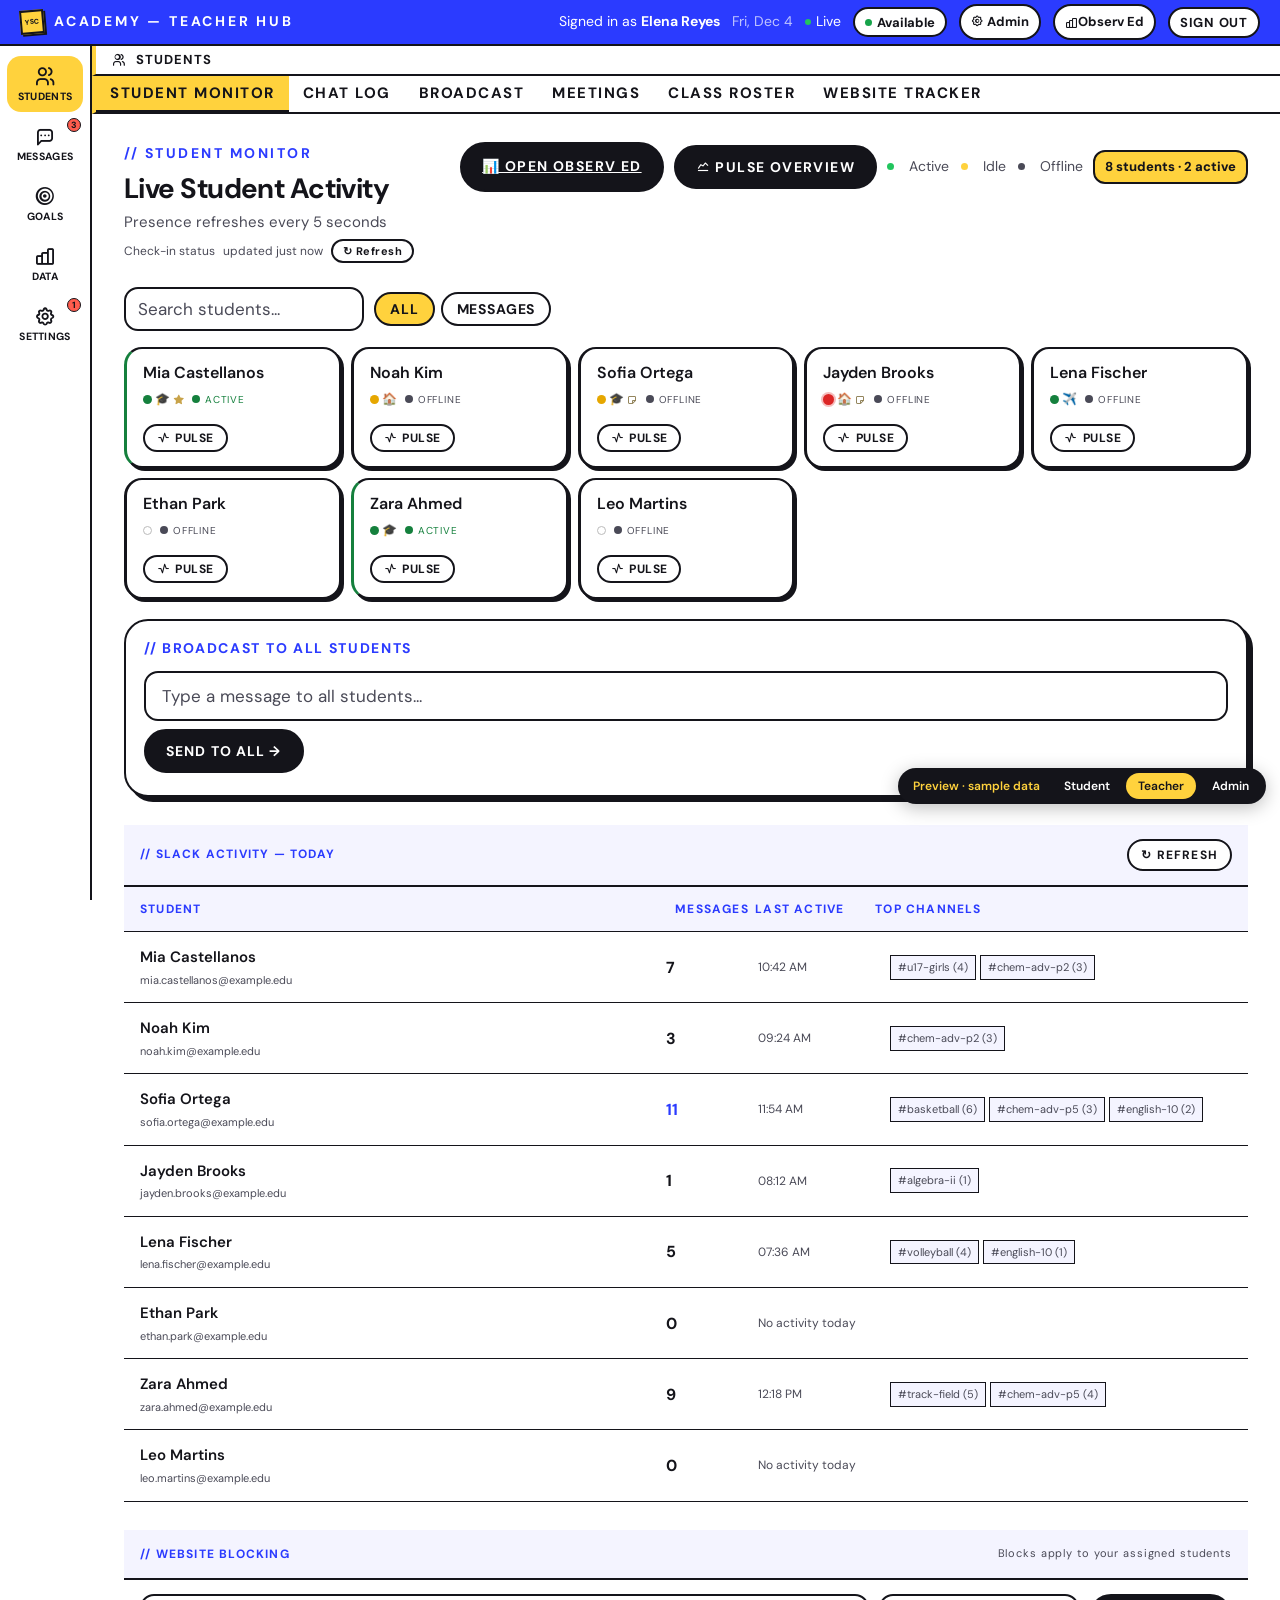
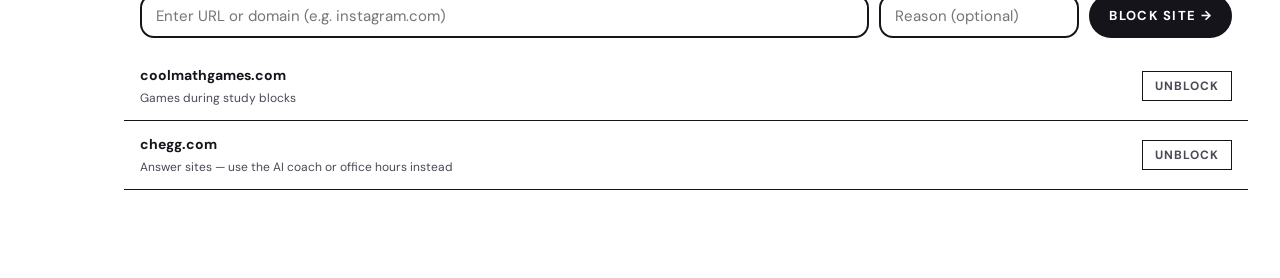
<file: teacher/index.html>
<!DOCTYPE html>
<html lang="en">
<head>
<script src="../mock.js" data-role="teacher"></script>
<script src="../mock-data.js"></script>
<script src="../mock-teacher.js"></script>

  <meta charset="UTF-8" />
  <meta name="viewport" content="width=device-width, initial-scale=1.0" />
  <title>YSC Academy — Teacher Hub</title>
  <link rel="preconnect" href="https://fonts.googleapis.com" />
  <link rel="preconnect" href="https://fonts.gstatic.com" crossorigin />
  <link href="https://fonts.googleapis.com/css2?family=Bricolage+Grotesque:wght@800&family=DM+Sans:wght@500;600;700;800&display=swap" rel="stylesheet" />
  <link rel="stylesheet" href="../vendor/tabler/tabler-icons.min.css" />
  <link rel="stylesheet" href="../theme.css" />
  <link rel="stylesheet" href="../teacher/teacher.css" />
  <link rel="stylesheet" href="../teacher/teacher-huddles.css" />
</head>
<body>

<!-- ── Topbar ──────────────────────────────────────────────────────────── -->
<header class="th-topbar">
  <div class="th-topbar-left">
    <div class="th-cube">YSC</div>
    <span class="th-wordmark">ACADEMY — TEACHER HUB</span>
  </div>
  <div class="th-topbar-right">
    <div id="teacher-identity" style="display:none">
      Signed in as <strong id="teacher-identity-name"></strong>
    </div>
    <span class="th-date" id="th-date"></span>
    <div id="live-indicator" class="live-indicator">
      <span class="live-dot"></span> Live
    </div>
    <button class="avail-cycle-btn" id="avail-cycle-btn" title="Click to change your availability status">
      <span class="avail-dot-sm" id="avail-dot-sm"></span>
      <span id="avail-text-sm">Status</span>
    </button>
    <a id="admin-portal-link" href="../admin/index.html" style="display:none" class="th-admin-link"><i class="ti ti-settings" aria-hidden="true"></i> Admin</a>
    <!-- Personal quick-access link (e.g. Cidi Labs Observ Ed) — hidden until
         the teacher has saved one in Settings → Quick Links. Opens in a new
         tab since Canvas/LTI content generally blocks being framed inline. -->
    <a id="observed-quicklink-btn" href="#" target="_blank" rel="noopener" style="display:none" class="th-admin-link" title="Open your Observ Ed course"><i class="ti ti-chart-bar" aria-hidden="true"></i> Observ Ed</a>
    <form method="POST" action="/teacher/logout" style="margin:0">
      <button type="submit" class="th-signout-btn">Sign Out</button>
    </form>
  </div>
</header>

<!-- ── Original Tab Bar (hidden — badge span IDs kept for JS compat) ──── -->
<nav class="th-tabbar" style="display:none" aria-hidden="true">
  <button class="th-tab active" data-panel="students">Student Monitor</button>
  <button class="th-tab" data-panel="chatlog">Chat Log</button>
  <button class="th-tab" data-panel="broadcast">Broadcast</button>
  <button class="th-tab" data-panel="roster">Class Roster</button>
  <button class="th-tab" data-panel="websites">Website Tracker</button>
  <button class="th-tab" data-panel="prompts">Prompt Inventory</button>
  <button class="th-tab" data-panel="analytics">Analytics</button>
  <button class="th-tab" data-panel="people">Support Team</button>
  <button class="th-tab" data-panel="mentor-inbox">
    Mentor Inbox
    <span class="nav-badge" id="mentor-inbox-nav-badge" style="display:none">0</span>
  </button>
  <button class="th-tab" data-panel="zoom">Zoom Links</button>
  <button class="th-tab" data-panel="chatbot-data">Chatbot Data</button>
  <button class="th-tab" data-panel="student-goals">Student Goals</button>
</nav>

<!-- ── Sidebar ────────────────────────────────────────────────────────── -->
<nav class="th-sidebar" id="th-sidebar">
  <button class="th-sidebar-btn active" data-section="students" title="Students">
    <i class="ti ti-users"></i>
    <span class="th-sidebar-label">Students</span>
  </button>
  <button class="th-sidebar-btn" data-section="messages" title="Messages">
    <i class="ti ti-message-dots"></i>
    <span class="th-sidebar-label">Messages</span>
    <span class="th-sidebar-badge" id="sidebar-badge-messages" style="display:none">0</span>
  </button>
  <button class="th-sidebar-btn" data-section="goals" title="Goals">
    <i class="ti ti-target"></i>
    <span class="th-sidebar-label">Goals</span>
  </button>
  <button class="th-sidebar-btn" data-section="data" title="Data">
    <i class="ti ti-chart-bar"></i>
    <span class="th-sidebar-label">Data</span>
  </button>
  <button class="th-sidebar-btn" data-section="settings" title="Settings">
    <i class="ti ti-settings"></i>
    <span class="th-sidebar-label">Settings</span>
    <span class="th-sidebar-badge" id="sidebar-badge-settings" style="display:none" title="Office-hour requests waiting">0</span>
  </button>
</nav>

<!-- ── Active Section Header — names which sidebar section the sub-nav
     row below belongs to, since the sidebar rail and sub-nav row sit at
     the same vertical position and were easy to mistake for two separate
     nav systems. ────────────────────────────────────────────────────── -->
<div class="th-section-header" id="th-section-header">
  <i class="ti ti-users"></i>
  <span id="th-section-header-label">Students</span>
</div>

<!-- ── Section Sub-nav ────────────────────────────────────────────────── -->
<nav class="th-subnav" id="th-subnav"></nav>

<!-- ── Main ───────────────────────────────────────────────────────────── -->
<main class="th-main">

  <!-- STUDENTS PANEL ─────────────────────────────────────────────────── -->
  <section class="panel" id="panel-students">
    <div class="panel-head">
      <div>
        <div class="panel-eyebrow">// Student Monitor</div>
        <h1 class="panel-title">Live Student Activity</h1>
        <p class="panel-desc">Presence refreshes every 5 seconds</p>
        <p class="panel-desc cl-freshness">
          Check-in status <span id="cl-updated">syncing…</span>
          <button type="button" id="cl-refresh-btn" title="Check for new check-ins now">&#8635; Refresh</button>
        </p>
      </div>
      <div class="panel-head-right">
        <!-- Prominent home-screen copy of the topbar Observ Ed quicklink —
             hidden until a URL is saved in Settings → Quick Links. The
             topbar link (always-visible, every panel) stays too; this one
             exists because the topbar link alone wasn't visible/findable
             enough from the default landing screen. Both are kept in sync
             by applyQuicklinkButtons() in teacher.js. -->
        <a id="observed-quicklink-btn-home" href="#" target="_blank" rel="noopener" style="display:none" class="btn-navy" title="Open your Observ Ed course">📊 Open Observ Ed</a>
        <button type="button" id="pulse-overview-btn" style="display:none" class="btn-navy" onclick="openPulseOverview()" title="Pulse levels across all your mentees"><i class="ti ti-chart-line" aria-hidden="true"></i> Pulse overview</button>
        <div class="legend">
          <span class="dot green"></span>Active
          <span class="dot yellow"></span>Idle
          <span class="dot grey"></span>Offline
        </div>
        <div class="badge-pill" id="student-count">0 students</div>
      </div>
    </div>

    <!-- Search + filters -->
    <div class="sc-toolbar">
      <input class="sc-search" id="sc-search-input" placeholder="Search students..." autocomplete="off" />
      <div class="sc-filters">
        <button class="sc-filter-btn active" data-filter="all">All</button>
        <button class="sc-filter-btn" data-filter="messages">Messages</button>
      </div>
    </div>

    <!-- Card grid (populated by teacher.js) -->
    <div id="students-table">
      <div class="empty-state">Loading students...</div>
    </div>

    <!-- Conversation thread panel -->
    <div class="convo-panel" id="convo-panel" style="display:none;">
      <div class="convo-header">
        <div class="convo-title" id="convo-title">// Conversation with Student</div>
        <div class="convo-actions">
          <div class="convo-close" onclick="downloadConvoTranscript('mentor', this)" title="Download your mentor conversation with this student as a text file">↓ Mentor chat</div>
          <div class="convo-close" onclick="downloadConvoTranscript('ai', this)" title="Download this student's AI chatbot conversation as a text file">↓ AI chat</div>
          <div class="convo-close" onclick="closeConvo()">✕ Close</div>
        </div>
      </div>
      <div id="student-weekly-load" style="border-bottom:2px solid var(--sp-ink);"></div>
      <div id="student-study-plan" style="border-bottom:2px solid var(--sp-ink);"></div>
      <div class="convo-thread" id="convo-thread"></div>
      <div class="convo-input-area">
        <textarea class="convo-input" id="convo-input" placeholder="Message student..." rows="2"></textarea>
        <button class="convo-send" onclick="sendConvoReply()">Send →</button>
      </div>
    </div>

    <!-- Student Pulse — mentor-only gauge panel -->
    <div class="prompt-modal" id="pulse-modal" style="display:none">
      <div class="prompt-modal-inner pulse-modal-inner">
        <button class="prompt-modal-close" id="pulse-modal-close" onclick="closeStudentPulse()">✕ Close</button>
        <div class="prompt-modal-title" id="pulse-modal-title">Student Pulse</div>
        <div id="pulse-modal-body"><div class="loading">Loading…</div></div>
      </div>
    </div>

    <!-- Pulse overview — all of this mentor's mentees at a glance -->
    <div class="prompt-modal" id="pulse-overview-modal" style="display:none">
      <div class="prompt-modal-inner pulse-overview-modal-inner">
        <button class="prompt-modal-close" id="pulse-overview-modal-close" onclick="closePulseOverview()">✕ Close</button>
        <div class="prompt-modal-title">Pulse overview</div>
        <div id="pulse-overview-modal-body"><div class="loading">Loading…</div></div>
      </div>
    </div>

    <!-- Quick broadcast strip -->
    <div class="sc-broadcast-strip">
      <div class="sc-broadcast-label">// Broadcast to all students</div>
      <input class="sc-broadcast-input" id="sc-broadcast-input" placeholder="Type a message to all students..." autocomplete="off" />
      <button class="sc-broadcast-btn" id="sc-broadcast-btn">Send to all →</button>
      <div id="sc-broadcast-status" class="sc-broadcast-status"></div>
    </div>

    <!-- SLACK ACTIVITY ──────────────────────────────────────────────── -->
    <div class="teacher-section" id="slack-activity-section" style="margin-top:28px">
      <div class="section-header" style="display:flex;align-items:center;justify-content:space-between;padding:14px 16px;background:var(--sp-tint);border-bottom:2px solid var(--sp-ink);">
        <span class="col-eyebrow" style="font-family:var(--sp-font-label);font-size:12px;font-weight:700;letter-spacing:0.1em;text-transform:uppercase;color:var(--sp-blue);">// Slack Activity — Today</span>
        <button onclick="loadSlackActivity()" style="font-family:var(--sp-font-label);font-size:12px;font-weight:700;letter-spacing:0.1em;text-transform:uppercase;background:var(--sp-paper);border:2px solid var(--sp-ink);border-radius:100px;padding:6px 12px;color:var(--sp-ink);cursor:pointer;">↻ Refresh</button>
      </div>
      <div id="slack-activity-table">
        <div style="padding:16px;font-family:var(--sp-font-body);font-size:15px;color:var(--sp-muted);">Loading Slack activity…</div>
      </div>
    </div>

    <!-- WEBSITE BLOCKING ────────────────────────────────────────────── -->
    <div class="teacher-section" id="website-blocking-section" style="margin-top:28px;margin-bottom:28px">
      <div class="section-header" style="display:flex;align-items:center;justify-content:space-between;padding:14px 16px;background:var(--sp-tint);border-bottom:2px solid var(--sp-ink);">
        <span class="col-eyebrow" style="font-family:var(--sp-font-label);font-size:12px;font-weight:700;letter-spacing:0.1em;text-transform:uppercase;color:var(--sp-blue);">// Website Blocking</span>
        <span style="font-family:var(--sp-font-label);font-size:11px;color:var(--sp-muted);letter-spacing:0.08em;">Blocks apply to your assigned students</span>
      </div>
      <div style="background:var(--sp-paper);padding:14px 16px;display:flex;gap:10px;align-items:stretch;">
        <input type="text" id="block-url-input" placeholder="Enter URL or domain (e.g. instagram.com)" style="flex:1;background:var(--sp-paper);border:2px solid var(--sp-ink);border-radius:14px;padding:10px 14px;min-height:44px;box-sizing:border-box;font-family:var(--sp-font-body);font-size:15px;color:var(--sp-ink);outline:none;" />
        <input type="text" id="block-reason-input" placeholder="Reason (optional)" style="width:200px;background:var(--sp-paper);border:2px solid var(--sp-ink);border-radius:14px;padding:10px 14px;min-height:44px;box-sizing:border-box;font-family:var(--sp-font-body);font-size:15px;color:var(--sp-ink);outline:none;" />
        <button onclick="blockSite()" style="background:var(--sp-ink);border:2px solid var(--sp-ink);border-radius:22px;padding:0 18px;min-height:36px;font-family:var(--sp-font-label);font-size:13px;font-weight:700;letter-spacing:0.1em;text-transform:uppercase;color:var(--sp-paper);cursor:pointer;white-space:nowrap;">Block Site →</button>
      </div>
      <div id="blocked-sites-list"></div>
    </div>
  </section>

  <!-- CHAT LOG PANEL ──────────────────────────────────────────────────── -->
  <section class="panel" id="panel-chatlog" style="display:none">
    <div class="panel-head">
      <div>
        <div class="panel-eyebrow">// Chat Log</div>
        <h1 class="panel-title">Chatbot Monitoring</h1>
        <p class="panel-desc">All student prompts and responses — newest first</p>
      </div>
      <div class="panel-head-right">
        <button class="chip-btn" id="chatlog-flagged-toggle" data-active="0">🚩 Flagged Only</button>
        <div class="badge-pill" id="chatlog-count">0 entries</div>
      </div>
    </div>
    <div class="filter-row">
      <input class="filter-input" id="chatlog-search" placeholder="Search keyword..." />
      <input class="filter-input" id="chatlog-student" placeholder="Filter by student name..." />
    </div>
    <div id="chatlog-list" class="log-list">
      <div class="empty-state">No chat history yet.</div>
    </div>
  </section>

  <!-- SAFEGUARDS PANEL: moved to admin hub ───────────────────────────── -->
  <!-- <section class="panel" id="panel-safeguards"> removed — admin only now -->

  <!-- BROADCAST PANEL ────────────────────────────────────────────────── -->
  <section class="panel" id="panel-broadcast" style="display:none">
    <div class="panel-head">
      <div>
        <div class="panel-eyebrow">// Broadcast</div>
        <h1 class="panel-title">Broadcast Message</h1>
        <p class="panel-desc">Messages appear instantly on every student's screen</p>
      </div>
    </div>

    <div class="broadcast-layout">
      <div class="broadcast-composer">
        <div class="form-group">
          <label class="form-label">Message Type</label>
          <div class="type-selector" id="broadcast-type-selector">
            <button class="type-btn active" data-type="text">📝 Text<span class="type-theme-tag">→ Blackboard</span></button>
            <button class="type-btn" data-type="image">🖼️ Image<span class="type-theme-tag">→ Blackboard</span></button>
            <button class="type-btn" data-type="youtube">▶️ YouTube<span class="type-theme-tag">→ Vintage TV</span></button>
            <button class="type-btn" data-type="audio">🔊 Audio URL<span class="type-theme-tag">→ Record Player</span></button>
            <button class="type-btn" data-type="record">🎙️ Record<span class="type-theme-tag">→ Record Player</span></button>
          </div>

          <div id="record-ui" class="record-ui" style="display:none">
            <div id="record-idle-state">
              <button class="record-start-btn" id="record-start-btn">
                <span class="record-btn-dot"></span> Start Recording
              </button>
              <p class="record-hint">Voice plays on student screens via the Vintage Record Player theme</p>
            </div>
            <div id="record-active-state" style="display:none">
              <div class="record-active-row">
                <div class="record-live-dot"></div>
                <span id="record-timer-display">0:00</span>
                <canvas id="record-waveform" height="40" style="flex:1;border-radius:4px"></canvas>
                <button class="record-stop-btn" id="record-stop-btn">⏹ Stop</button>
              </div>
            </div>
            <div id="record-preview-state" style="display:none">
              <div class="record-preview-row">
                <audio id="record-playback-audio" controls></audio>
                <span class="record-duration-label" id="record-final-duration"></span>
              </div>
              <div class="record-preview-actions">
                <button class="btn-ghost" id="record-rerecord-btn">↺ Re-record</button>
                <button class="btn-primary btn-lg" id="record-send-btn">📢 Send Voice Broadcast</button>
              </div>
            </div>
          </div>
        </div>
        <div class="form-group">
          <label class="form-label">Message</label>
          <textarea id="broadcast-text" class="broadcast-textarea" placeholder="Type your message here..."></textarea>
        </div>
        <div class="form-group" id="broadcast-media-group" style="display:none">
          <label class="form-label" id="broadcast-media-label">Media URL</label>
          <input type="url" id="broadcast-media-url" class="filter-input" placeholder="https://" />
        </div>
        <div class="form-group">
          <label class="form-label">Send To</label>
          <div class="send-to-row">
            <label class="radio-label">
              <input type="radio" name="broadcast-target" value="all" checked> All Students
            </label>
            <label class="radio-label">
              <input type="radio" name="broadcast-target" value="specific"> Specific Students
            </label>
          </div>
          <div id="target-students-wrap" style="display:none">
            <input type="text" id="broadcast-target-students" class="filter-input" placeholder="Names comma-separated: Alice, Bob, Carlos" />
          </div>
        </div>
        <div class="form-group">
          <label class="form-label">Options</label>
          <div class="options-row">
            <label class="option-label">
              <input type="checkbox" id="broadcast-schedule-check"> Schedule
              <input type="datetime-local" id="broadcast-schedule-time" class="time-input-sm" style="display:none" />
            </label>
            <label class="option-label">
              <input type="checkbox" id="broadcast-repeat-check"> Repeat every
              <input type="number" id="broadcast-repeat-mins" class="time-input-sm-n" min="1" max="120" value="5" style="display:none" /> min
            </label>
          </div>
        </div>
        <div class="broadcast-actions">
          <button class="btn-primary btn-lg" id="send-broadcast-btn">📢 Send Broadcast</button>
          <button class="btn-danger" id="clear-broadcast-btn" style="display:none">✕ Clear Active Broadcast</button>
        </div>
        <div id="broadcast-status" class="save-status"></div>
      </div>

      <div class="broadcast-preview-wrap">
        <h3 class="sg-card-title">Active Broadcast</h3>
        <div id="active-broadcast-preview" class="active-broadcast-preview">
          <div class="no-broadcast">No active broadcast</div>
        </div>
      </div>
    </div>

    <div class="recording-library-section">
      <h3 class="sg-card-title">Recording Library</h3>
      <p class="sg-card-desc">All recorded voice broadcasts — click play to review, or Reuse to re-broadcast</p>
      <div id="recording-library-list"><div class="empty-state">No recordings saved yet.</div></div>
    </div>

    <div class="bh-section">
      <div class="bh-header-row">
        <div>
          <h3 class="sg-card-title">Broadcast History</h3>
          <p class="sg-card-desc">Engagement tracking — who saw each broadcast and who dismissed it</p>
        </div>
        <button class="btn-ghost bh-refresh-btn" id="refresh-broadcast-history-btn">↻ Refresh</button>
      </div>
      <div id="broadcast-history-list"><div class="empty-state">No broadcasts sent yet.</div></div>
    </div>
  </section>

  <!-- MEETINGS PANEL (Study Huddle + Zoom, both "start now" actions) ──── -->
  <section class="panel" id="panel-huddles" style="display:none">
    <div class="panel-head">
      <div>
        <div class="panel-eyebrow">// Meetings</div>
        <h1 class="panel-title">Start a Meeting</h1>
        <p class="panel-desc">Start a Study Huddle or a Zoom meeting, and see who's in a huddle right now</p>
      </div>
      <div class="panel-head-right">
        <button class="btn-navy" id="th-start-huddle-btn">+ Start a Huddle</button>
        <button class="btn-navy" id="zoom-start-instant-btn">Start Zoom Meeting</button>
        <button class="btn-navy" id="zoom-start-class-btn">Start / Open My Class Meeting</button>
        <!-- Connects this teacher's own Zoom account via /auth/zoom (Phase 2,
             per-teacher OAuth — distinct from the account-level S2S app the
             Start buttons above use, which already work without this).
             Enables upcoming in-app embedded hosting, not a prerequisite for
             the Start buttons today. Styled like index.html's Canvas connect
             button. Swapped for a "✓ Zoom Connected" indicator once connected
             — see checkZoomConnection() in teacher.js. -->
        <button id="zoomConnectBtn" style="background:var(--sp-ink);color:var(--sp-paper);border:2px solid var(--sp-ink);border-radius:22px;height:36px;padding:0 18px;font-family:var(--sp-font-label);font-size:12px;font-weight:700;letter-spacing:.06em;text-transform:uppercase;cursor:pointer;">Connect Zoom</button>
        <button class="btn-secondary" id="th-huddles-refresh-btn">↻ Refresh</button>
        <div class="badge-pill" id="th-huddles-count">0 active</div>
      </div>
    </div>
    <div id="th-huddle-create-form" class="zoom-manager-form" style="display:none">
      <div class="zoom-manager-form-grid">
        <div class="form-group">
          <label class="form-label">Huddle Name</label>
          <input type="text" id="thc-name" class="stab-input" placeholder="e.g. Office Hours" maxlength="80" value="Study Huddle" />
        </div>
      </div>
      <div class="form-group" style="margin-top:12px">
        <label class="form-label">Invite Students (optional, up to 3)</label>
        <input type="text" id="thc-invite-search" class="stab-input" placeholder="Search students…" />
        <div id="thc-invite-list" class="th-invite-list"></div>
        <div id="thc-invite-pills" class="th-invite-pills"></div>
      </div>
      <div style="display:flex;gap:10px;margin-top:14px">
        <button class="btn-navy" id="thc-start-btn">Start Huddle</button>
        <button class="btn-text" id="thc-cancel-btn">Cancel</button>
      </div>
    </div>
    <div id="zoom-start-result" style="display:none;margin-bottom:16px"></div>
    <div id="th-huddles-list" class="th-huddles-list">
      <div class="empty-state">Loading…</div>
    </div>
  </section>

  <!-- PROMPT INVENTORY PANEL ─────────────────────────────────────────── -->
  <section class="panel" id="panel-prompts" style="display:none">
    <div class="panel-head">
      <div>
        <div class="panel-eyebrow">// Prompt Inventory</div>
        <h1 class="panel-title">Prompt Inventory</h1>
        <p class="panel-desc">Every student chatbot prompt — searchable, filterable, exportable</p>
      </div>
      <div class="panel-head-right">
        <button class="btn-secondary" id="export-prompts-btn">⬇ Export CSV</button>
        <div class="badge-pill" id="prompts-count">0 prompts</div>
      </div>
    </div>
    <div class="filter-row">
      <input class="filter-input" id="prompt-search" placeholder="Search prompt text..." />
      <input class="filter-input" id="prompt-student-filter" placeholder="Filter by student..." />
      <select class="filter-select" id="prompt-subject-filter">
        <option value="">All subjects</option>
        <option>Biology</option><option>Chemistry</option><option>Physics</option>
        <option>Math</option><option>English</option><option>History</option>
        <option>Science</option><option>YouTube</option><option>Canvas</option>
        <option>Drive</option><option>General</option>
      </select>
      <label class="option-label"><input type="checkbox" id="prompt-flagged-only"> Flagged only</label>
    </div>
    <div class="date-filter-row">
      <label class="date-filter-label">From <input type="date" id="prompt-date-from" class="date-input"></label>
      <label class="date-filter-label">To <input type="date" id="prompt-date-to" class="date-input"></label>
      <button class="btn-ghost" id="prompt-date-clear">Clear</button>
      <div style="flex:1"></div>
      <label class="date-filter-label">Sort:
        <select class="filter-select" id="prompt-sort-by">
          <option value="time-desc">Newest first</option>
          <option value="time-asc">Oldest first</option>
          <option value="student">Student A→Z</option>
          <option value="subject">Subject A→Z</option>
        </select>
      </label>
    </div>
    <div id="prompt-table-wrap" class="table-wrap">
      <div class="empty-state">No prompts recorded yet.</div>
    </div>
    <div id="prompt-detail-modal" class="prompt-modal" style="display:none">
      <div class="prompt-modal-inner">
        <button class="prompt-modal-close" id="prompt-modal-close">✕ Close</button>
        <div id="prompt-detail-content"></div>
      </div>
    </div>
  </section>

  <!-- ANALYTICS PANEL ────────────────────────────────────────────────── -->
  <section class="panel" id="panel-analytics" style="display:none">
    <div class="data-status-bar" id="data-status-bar">
      <div style="display:flex;align-items:center;gap:16px;flex-wrap:wrap;">
        <span style="font-family:var(--sp-font-label);font-size:11px;font-weight:700;letter-spacing:0.14em;text-transform:uppercase;color:var(--sp-blue);">// Data status</span>
        <span id="data-status-chatbot" style="font-family:var(--sp-font-label);font-size:11px;color:var(--sp-muted);">Chatbot: —</span>
        <span id="data-status-activity" style="font-family:var(--sp-font-label);font-size:11px;color:var(--sp-muted);">Activity: —</span>
        <span id="data-status-updated" style="font-family:var(--sp-font-label);font-size:11px;color:var(--sp-muted);">Last updated: —</span>
      </div>
      <button onclick="refreshAllDataStatus(event)" style="background:var(--sp-paper);border:2px solid var(--sp-ink);border-radius:100px;padding:5px 12px;font-family:var(--sp-font-label);font-size:11px;font-weight:700;letter-spacing:0.1em;text-transform:uppercase;color:var(--sp-ink);cursor:pointer;">↻ Refresh all</button>
    </div>

    <div class="panel-head">
      <div>
        <div class="panel-eyebrow">// Analytics</div>
        <h1 class="panel-title">Analytics</h1>
        <p class="panel-desc">Chatbot usage breakdown, word analysis, and concern flags</p>
      </div>
      <div class="panel-head-right">
        <button class="btn-secondary" id="export-analytics-btn">⬇ Export CSV</button>
      </div>
    </div>

    <div class="analytics-week-nav" id="analytics-week-nav">
      <button class="btn-ghost" id="analytics-week-prev" title="Previous week">◀</button>
      <span class="analytics-week-label" id="analytics-week-label">Week of …</span>
      <button class="btn-ghost" id="analytics-week-next" title="Next week">▶</button>
      <button class="btn-ghost" id="analytics-week-thisweek" style="margin-left:6px;">This Week</button>
      <span class="analytics-week-custom-toggle" id="analytics-week-custom-toggle">Custom range</span>
      <label class="date-filter-label" id="analytics-date-from-wrap" style="display:none">From <input type="date" id="analytics-date-from" class="date-input"></label>
      <label class="date-filter-label" id="analytics-date-to-wrap" style="display:none">To <input type="date" id="analytics-date-to" class="date-input"></label>
    </div>

    <div class="analytics-stats-row" id="analytics-stats"></div>

    <div class="analytics-section">
      <h3 class="analytics-section-title">Most Used Words — Word Cloud</h3>
      <div id="word-cloud" class="word-cloud"><div class="empty-state">No data yet.</div></div>
      <h4 class="analytics-subsection-title">Top 10 Most Used Words</h4>
      <div id="top-words-chart" class="bar-chart-wrap"></div>
    </div>

    <div class="analytics-section">
      <h3 class="analytics-section-title">Prompt Types Breakdown</h3>
      <div id="prompt-categories-chart" class="bar-chart-wrap"></div>
    </div>

    <div class="analytics-section">
      <h3 class="analytics-section-title">Usage Over Time (Last 14 Days)</h3>
      <div id="usage-by-day-chart"></div>
      <h4 class="analytics-subsection-title">Activity by Hour of Day</h4>
      <div id="usage-by-hour-chart"></div>
    </div>

    <div class="analytics-section">
      <h3 class="analytics-section-title">Subject Area Breakdown</h3>
      <div id="subject-chart" class="bar-chart-wrap"></div>
    </div>

    <div class="analytics-section">
      <h3 class="analytics-section-title">Most Active Students</h3>
      <div id="student-activity-chart" class="bar-chart-wrap"></div>
    </div>

    <div class="analytics-section">
      <h3 class="analytics-section-title">Concern Flags Summary</h3>
      <div id="concern-flags-summary"></div>
    </div>
  </section>

  <!-- ROSTER PANEL ───────────────────────────────────────────────────── -->
  <section class="panel" id="panel-roster" style="display:none">
    <div class="panel-head">
      <div>
        <div class="panel-eyebrow">// Class Roster</div>
        <h1 class="panel-title">Class Roster</h1>
        <p class="panel-desc">Manage student accounts and class groups</p>
      </div>
      <div class="panel-head-right">
        <button class="btn-primary" id="add-student-btn">+ Add Student</button>
        <button class="btn-secondary" id="add-group-btn">+ New Group</button>
      </div>
    </div>

    <div class="add-student-row" id="add-student-row" style="display:none">
      <input type="text" id="new-student-name" class="filter-input" placeholder="Student name..." />
      <select id="new-student-group" class="filter-select"><option value="">No group</option></select>
      <button class="btn-primary" id="confirm-add-student">Add</button>
      <button class="btn-ghost" id="cancel-add-student">Cancel</button>
    </div>

    <div class="roster-layout">
      <div id="groups-list" class="groups-list"></div>
      <div id="roster-table" class="table-wrap">
        <div class="empty-state">No students added yet.<br>Add students above to track their activity.</div>
      </div>
    </div>
  </section>

  <!-- WEBSITES PANEL ─────────────────────────────────────────────────── -->
  <section class="panel" id="panel-websites" style="display:none">
    <div class="panel-head">
      <div>
        <div class="panel-eyebrow">// Website Tracker</div>
        <h1 class="panel-title">Website Tracker</h1>
        <p class="panel-desc">All external links visited by students from the hub</p>
      </div>
      <div class="badge-pill" id="website-count">0 visits</div>
    </div>
    <div id="website-summary" class="website-summary"></div>
    <div class="filter-row">
      <input class="filter-input" id="website-search" placeholder="Search URL or domain..." />
      <input class="filter-input" id="website-student" placeholder="Filter by student..." />
    </div>
    <div id="website-list" class="log-list">
      <div class="empty-state">No website visits recorded yet.</div>
    </div>
  </section>

  <!-- SUPPORT TEAM PANEL ─────────────────────────────────────────────── -->
  <section class="panel" id="panel-people" style="display:none">
    <div class="panel-head">
      <div>
        <div class="panel-eyebrow">// Support Team</div>
        <h1 class="panel-title">Support Team Manager</h1>
        <p class="panel-desc">Manage your students' support team and set your availability status</p>
      </div>
      <div class="panel-head-right">
        <button class="btn-navy" id="add-team-member-btn">+ Add Member</button>
      </div>
    </div>

    <div class="ts-card" style="margin-bottom:20px">
      <div class="ts-card-title"><i class="ti ti-user-check" aria-hidden="true"></i> My Availability Status</div>
      <p style="font-size:.85rem;color:var(--sp-muted);margin-bottom:14px">Students see your status in real-time on the People tab of their hub.</p>
      <div style="display:flex;gap:10px;flex-wrap:wrap">
        <button class="avail-set-btn" data-status="available" style="background:#16a34a;color:#fff;border:none;padding:10px 20px;border-radius:10px;font-size:.9rem;font-weight:600;cursor:pointer">Available</button>
        <button class="avail-set-btn" data-status="busy"      style="background:#dc2626;color:#fff;border:none;padding:10px 20px;border-radius:10px;font-size:.9rem;font-weight:600;cursor:pointer">Busy</button>
        <button class="avail-set-btn" data-status="offline"   style="background:#9ca3af;color:#fff;border:none;padding:10px 20px;border-radius:10px;font-size:.9rem;font-weight:600;cursor:pointer">Offline</button>
      </div>
      <div id="avail-status-msg" style="margin-top:12px;font-size:.85rem;color:#16a34a;display:none"></div>
    </div>

    <div class="ts-card" style="margin-bottom:20px">
      <div class="ts-card-title"><i class="ti ti-users" aria-hidden="true"></i> Support Team Members</div>
      <div id="people-team-list"><div class="loading">Loading…</div></div>
    </div>

    <div class="ts-card">
      <div class="ts-card-title"><i class="ti ti-trophy" aria-hidden="true"></i> Sport Schedule</div>
      <p style="font-size:.85rem;color:var(--sp-muted);margin-bottom:12px">
        Each team has its own schedule. Students see only their own team's schedule
        (set per-student in Admin Hub → All Students → Sport) — pick a team below
        to view or edit its practices/games.
      </p>
      <div style="display:flex;gap:8px;align-items:center;margin-bottom:16px;flex-wrap:wrap">
        <label style="font-size:.8rem;font-weight:600;color:var(--sp-ink)">Team</label>
        <select id="soccer-team-select" style="padding:8px 10px;border:2px solid var(--sp-ink);border-radius:8px;font-size:.88rem;min-width:180px;min-height:40px;">
          <option value="">Loading teams…</option>
        </select>
        <button class="btn-ghost" id="soccer-new-team-btn">+ New Team</button>
      </div>
      <div id="soccer-team-editor" style="display:none">
        <div style="display:flex;gap:12px;margin-bottom:14px;flex-wrap:wrap">
          <div style="flex:1;min-width:160px">
            <label style="font-size:.8rem;font-weight:600;color:var(--sp-ink);display:block;margin-bottom:4px">Team Name</label>
            <input type="text" id="soccer-team-name-input" class="modal-input" style="width:100%" />
          </div>
          <div style="flex:1;min-width:160px">
            <label style="font-size:.8rem;font-weight:600;color:var(--sp-ink);display:block;margin-bottom:4px">Coach</label>
            <input type="text" id="soccer-team-coach-input" class="modal-input" style="width:100%" />
          </div>
        </div>
        <div id="soccer-editor-rows" style="margin-bottom:12px"></div>
        <div style="display:flex;gap:8px;margin-bottom:12px">
          <button class="btn-ghost" id="add-soccer-row-btn">+ Add Row</button>
        </div>
        <div style="margin-bottom:10px">
          <label style="font-size:.8rem;font-weight:600;color:var(--sp-ink);display:block;margin-bottom:4px">Upcoming Event</label>
          <input type="text" id="soccer-upcoming-input" class="modal-input" placeholder="e.g. Game vs. Ridge Academy — Fri June 19 @ 4:00 PM" style="width:100%" />
          <div id="soccer-suggestion-row" style="margin-top:6px;font-size:.8rem;color:var(--sp-muted);display:none">
            Suggested from schedule: <span id="soccer-suggestion-text"></span>
            <button type="button" id="soccer-use-suggestion-btn" class="btn-ghost" style="padding:2px 8px;font-size:.75rem;margin-left:8px">Use this</button>
            <button type="button" id="soccer-recompute-btn" class="btn-ghost" style="padding:2px 8px;font-size:.75rem;margin-left:4px" title="Recompute from the rows above, including unsaved edits">🔄 Recompute</button>
          </div>
        </div>
        <button class="btn-navy btn-sm" id="save-soccer-btn">Save Schedule</button>
        <span id="soccer-save-msg" style="font-size:.82rem;color:#16a34a;margin-left:10px;display:none">Saved!</span>
      </div>
      <div id="soccer-no-team-msg" style="display:none;color:var(--sp-muted);font-size:.88rem">No teams yet — click "+ New Team" to create one.</div>
    </div>
  </section>

  <!-- Add/Edit Team Member Modal -->
  <div id="team-member-modal" class="prompt-modal" style="display:none">
    <div class="prompt-modal-inner" style="max-width:480px">
      <div class="prompt-modal-title" id="team-modal-title">Add Team Member</div>
      <input type="hidden" id="tm-id" />
      <div style="display:grid;grid-template-columns:1fr 1fr;gap:12px;margin-bottom:12px">
        <div><label class="form-label">Name *</label><input type="text" id="tm-name" class="modal-input" placeholder="Mr. Smith" /></div>
        <div><label class="form-label">Role</label><input type="text" id="tm-role" class="modal-input" placeholder="Math Teacher" /></div>
        <div><label class="form-label">Slack Handle</label><input type="text" id="tm-slack" class="modal-input" placeholder="jsmith" /></div>
        <div><label class="form-label">Slack User ID</label><input type="text" id="tm-slackid" class="modal-input" placeholder="U01ABC123" /></div>
        <div><label class="form-label">Email</label><input type="email" id="tm-email" class="modal-input" placeholder="jsmith@example.edu" /></div>
        <div><label class="form-label">Initials</label><input type="text" id="tm-initials" class="modal-input" placeholder="JS" maxlength="3" /></div>
        <div><label class="form-label">Avatar Color</label><input type="color" id="tm-color" class="color-swatch" value="#2B3BFF" style="width:100%;height:38px;border-radius:8px;border:2px solid var(--sp-ink);cursor:pointer" /></div>
      </div>
      <div style="display:flex;gap:10px;justify-content:flex-end">
        <button class="btn-ghost" id="tm-cancel-btn">Cancel</button>
        <button class="btn-navy" id="tm-save-btn">Save Member</button>
      </div>
      <div id="tm-error" style="color:#dc2626;font-size:.82rem;margin-top:8px;display:none"></div>
    </div>
  </div>

  <!-- ZOOM LINKS PANEL ───────────────────────────────────────────────── -->
  <section class="panel" id="panel-zoom" style="display:none">
    <div class="panel-head">
      <div>
        <div class="panel-eyebrow">// Zoom Links</div>
        <h1 class="panel-title">Zoom Links Manager</h1>
        <p class="panel-desc">Post class Zoom links — students see them instantly in the Virtual Meetings tab</p>
      </div>
      <div style="display:flex;gap:10px;align-items:center;flex-wrap:wrap">
        <button class="btn-navy" id="zoom-btn" style="height:36px">Open Zoom ↗</button>
        <button class="btn-navy" id="huddle-btn" style="height:36px">Open Slack ↗</button>
        <button class="btn-navy" id="zoom-add-link-btn" style="height:36px">+ Add Zoom Link</button>
      </div>
    </div>

    <div id="zoom-link-form" class="zoom-manager-form" style="display:none">
      <div class="zoom-manager-form-grid">
        <div class="form-group">
          <label class="form-label">Meeting Name *</label>
          <input type="text" id="zm-label" class="stab-input" placeholder="e.g. Morning Homeroom" maxlength="80" />
        </div>
        <div class="form-group">
          <label class="form-label">Zoom Link *</label>
          <input type="url" id="zm-url" class="stab-input" placeholder="https://zoom.us/j/..." />
        </div>
        <div class="form-group">
          <label class="form-label">For Class</label>
          <input type="text" id="zm-class" class="stab-input" placeholder="e.g. Period 2 Math" maxlength="60" />
        </div>
        <div class="form-group">
          <label class="form-label">Schedule</label>
          <input type="text" id="zm-schedule" class="stab-input" placeholder="e.g. Every Monday 3pm" maxlength="80" />
        </div>
      </div>
      <input type="hidden" id="zm-edit-id" />
      <div style="display:flex;gap:10px;margin-top:12px">
        <button class="btn-navy" id="zm-save-btn">Save Link</button>
        <button class="btn-text" id="zm-cancel-btn">Cancel</button>
      </div>
    </div>

    <div id="zoom-links-list" class="zoom-manager-list">
      <div class="loading">Loading…</div>
    </div>
  </section>

  <!-- NOTIFICATIONS PANEL ────────────────────────────────────────────── -->
  <section class="panel" id="panel-notifications" style="display:none">
    <div class="panel-head">
      <div>
        <div class="panel-eyebrow">// Notifications</div>
        <h1 class="panel-title">Notification Sounds</h1>
        <p class="panel-desc">Choose which mentee events play a sound while you're in the Teacher Hub.</p>
      </div>
    </div>

    <div class="ts-card" style="max-width:520px">
      <div class="ts-card-title"><i class="ti ti-bell" aria-hidden="true"></i> Sounds</div>

      <div class="tn-row">
        <div>
          <div class="tn-row-label">Mentee login</div>
          <div class="tn-row-desc">Plays when one of your mentees logs into the Student Hub — only while this tab isn't focused.</div>
        </div>
        <label class="tn-toggle"><input type="checkbox" id="tn-toggle-login"><span class="tn-toggle-slider"></span></label>
      </div>

      <div class="tn-row">
        <div>
          <div class="tn-row-label">Mentor Chat message</div>
          <div class="tn-row-desc">Plays whenever a mentee sends you a message, regardless of focus.</div>
        </div>
        <label class="tn-toggle"><input type="checkbox" id="tn-toggle-message"><span class="tn-toggle-slider"></span></label>
      </div>

      <div class="tn-volume-row">
        <label for="tn-volume" class="tn-row-label">Volume</label>
        <input type="range" id="tn-volume" min="0" max="1" step="0.05">
      </div>

      <div class="tn-preview-row">
        <button class="btn-ghost" id="tn-preview-login-btn">▶ Preview login sound</button>
        <button class="btn-ghost" id="tn-preview-message-btn">▶ Preview message sound</button>
      </div>

      <div id="tn-save-msg" class="tn-save-msg">Saved!</div>
    </div>

    <div class="ts-card" style="max-width:520px;margin-top:16px">
      <div class="ts-card-title"><i class="ti ti-mail" aria-hidden="true"></i> Weekly summary</div>

      <div class="tn-row">
        <div>
          <div class="tn-row-label">Weekly mentee digest</div>
          <div class="tn-row-desc">A Slack DM every Sunday evening with a plain-facts recap of your mentees' Student Hub usage over the past week.</div>
        </div>
        <label class="tn-toggle"><input type="checkbox" id="tn-toggle-digest"><span class="tn-toggle-slider"></span></label>
      </div>

      <div id="tn-digest-save-msg" class="tn-save-msg">Saved!</div>
    </div>
  </section>

  <!-- QUICK LINKS PANEL ──────────────────────────────────────────────── -->
  <section class="panel" id="panel-quicklinks" style="display:none">
    <div class="panel-head">
      <div>
        <div class="panel-eyebrow">// Quick Links</div>
        <h1 class="panel-title">Quick Access Links</h1>
        <p class="panel-desc">Personal shortcuts shown as one-click buttons at the top of your Teacher Hub.</p>
      </div>
    </div>

    <div class="ts-card" style="max-width:520px">
      <div class="ts-card-title"><i class="ti ti-chart-bar" aria-hidden="true"></i> Cidi Labs Observ Ed</div>
      <div class="tn-row-desc" style="margin-bottom:10px">
        Paste the link to your own Observ Ed course (find it on your Canvas dashboard — each
        teacher has their own course, so this can't be filled in for you). It shows your
        mentees' grades and assignments and opens in a new tab from the button at the top of
        this page once saved.
      </div>
      <div class="form-group">
        <label class="form-label">Course URL</label>
        <input type="url" id="ql-observed-url" class="stab-input" placeholder="https://yscacademy.instructure.com/courses/..." />
      </div>
      <div style="display:flex;gap:10px;margin-top:12px;align-items:center">
        <button class="btn-navy" id="ql-save-btn">Save</button>
        <div id="ql-save-msg" class="tn-save-msg">Saved!</div>
      </div>
    </div>
  </section>

  <!-- OFFICE HOURS PANEL (act + pace plan, Phase 2a) ──────────────────── -->
  <section class="panel" id="panel-office-hours" style="display:none">
    <div class="panel-head">
      <div>
        <div class="panel-eyebrow">// Office Hours</div>
        <h1 class="panel-title">Your Office Hours</h1>
        <p class="panel-desc">Weekly times students can come to you for help. Your students see them on their Team tab, and the AI coach suggests them when a student is stuck.</p>
      </div>
    </div>

    <div class="ts-card" style="max-width:640px;margin-bottom:16px">
      <div class="ts-card-title"><i class="ti ti-hand-stop" aria-hidden="true"></i> Requests from students</div>
      <div id="oh-requests" class="oh-requests"><div class="tn-row-desc">Loading…</div></div>
    </div>

    <div class="ts-card" style="max-width:640px">
      <div class="form-group">
        <label class="form-label" for="oh-name">Your name as students see it in Canvas</label>
        <input type="text" id="oh-name" class="stab-input" maxlength="80" placeholder="e.g. Susan Kroll" />
        <div class="tn-row-desc" style="margin-top:4px">Used to match you to your students' Canvas courses — use your first and last name exactly as Canvas shows them.</div>
      </div>
      <div class="ts-card-title" style="margin-top:14px"><i class="ti ti-clock" aria-hidden="true"></i> Weekly times <span class="tn-row-desc">(Eastern time)</span></div>
      <div id="oh-rows"></div>
      <div id="oh-empty" class="tn-row-desc" style="display:none;margin:6px 0">No office hours yet.</div>
      <button type="button" class="btn-ghost" id="oh-add-btn" style="margin-top:8px"><i class="ti ti-plus" aria-hidden="true"></i> Add a time</button>
      <div style="display:flex;gap:10px;margin-top:14px;align-items:center">
        <button class="btn-navy" id="oh-save-btn">Save</button>
        <div id="oh-save-msg" class="tn-save-msg">Saved!</div>
      </div>
      <div id="oh-error" class="oh-error" role="alert" style="display:none"></div>
    </div>
  </section>

  <!-- MENTOR INBOX PANEL ─────────────────────────────────────────────── -->
  <section class="panel" id="panel-mentor-inbox" style="display:none">
    <div class="panel-head">
      <div>
        <div class="panel-eyebrow">// Mentor Inbox</div>
        <h1 class="panel-title">Student Mentor Messages</h1>
        <p class="panel-desc">Incoming messages from students — reply here or via Slack</p>
      </div>
      <div class="panel-head-right">
        <div class="badge-pill" id="mentor-inbox-count">0 messages</div>
      </div>
    </div>

    <div class="weekly-msg-panel" style="background:var(--sp-paper);border:2px solid var(--sp-ink);border-radius:24px;box-shadow:5px 5px 0 var(--sp-ink);overflow:hidden;">
      <div style="padding:12px 16px;border-bottom:2px solid var(--sp-ink);background:var(--sp-tint);">
        <div style="font-family:var(--sp-font-label);font-size:12px;font-weight:800;letter-spacing:0.08em;text-transform:uppercase;color:var(--sp-blue);margin-bottom:3px;">// Weekly message to your students</div>
        <div style="font-family:var(--sp-font-label);font-size:11px;color:var(--sp-muted);letter-spacing:0.06em;">Appears on every assigned student's hub — Mon through Sun</div>
      </div>
      <div id="wmp-compose" style="padding:14px 16px;background:var(--sp-paper);">
        <textarea id="weekly-msg-input" placeholder="Write something your students need to hear this week..." maxlength="500" rows="3" style="width:100%;box-sizing:border-box;background:var(--sp-paper);border:2px solid var(--sp-ink);border-radius:14px;padding:10px 12px;font-family:var(--sp-font-body);font-size:14px;color:var(--sp-ink);line-height:1.6;resize:none;outline:none;"></textarea>
        <div style="display:flex;align-items:center;justify-content:space-between;margin-top:8px;">
          <span style="font-family:var(--sp-font-label);font-size:11px;color:var(--sp-muted);"><span id="wmp-count">0</span>/500</span>
          <button onclick="postWeeklyMessage()" style="background:var(--sp-ink);border:2px solid var(--sp-ink);border-radius:22px;padding:8px 18px;min-height:40px;font-family:var(--sp-font-label);font-size:11px;font-weight:700;letter-spacing:0.1em;text-transform:uppercase;color:var(--sp-paper);cursor:pointer;">Post for this week →</button>
        </div>
        <div id="wmp-status" style="font-family:var(--sp-font-label);font-size:11px;margin-top:6px;display:none;"></div>
      </div>
      <div id="wmp-prev" style="display:none;padding:14px 16px;background:var(--sp-yellow);border-top:2px solid var(--sp-ink);">
        <div style="font-family:var(--sp-font-label);font-size:11px;font-weight:700;letter-spacing:0.1em;text-transform:uppercase;color:var(--sp-ink);margin-bottom:6px;">// This week's message</div>
        <div id="wmp-prev-text" style="font-family:var(--sp-font-body);font-size:14px;color:var(--sp-ink);font-style:italic;border-left:2px solid var(--sp-ink);padding-left:10px;line-height:1.6;"></div>
        <div id="wmp-prev-meta" style="font-family:var(--sp-font-label);font-size:10px;color:var(--sp-ink);opacity:.7;margin-top:5px;"></div>
        <button onclick="editWeeklyMessage()" style="font-family:var(--sp-font-label);font-size:10px;color:var(--sp-ink);text-decoration:underline;background:transparent;border:none;cursor:pointer;margin-top:6px;letter-spacing:0.08em;text-transform:uppercase;">Edit message</button>
      </div>
    </div>

    <div class="mentor-inbox">
      <div class="mentor-inbox-header">
        <span class="col-eyebrow">// Student Mentor Messages</span>
        <span class="col-count" id="unread-count">0 unread</span>
      </div>
      <div class="mentor-inbox-body" id="mentor-inbox-body">
        <div class="empty-state" id="mentor-inbox-empty">No messages yet — they'll appear here as students write in.</div>
      </div>
    </div>
  </section>

  <!-- CHATBOT FEEDBACK PANEL ─────────────────────────────────────────────── -->
  <section class="panel" id="panel-chat-feedback" style="display:none">
    <div class="panel-head">
      <div>
        <div class="panel-eyebrow">// Chatbot Feedback</div>
        <h1 class="panel-title">How Students Rate the AI Coach</h1>
        <p class="panel-desc">👍 / 👎 your assigned students gave to individual coach replies — with the question they asked and the answer they got, so you can see exactly what to improve.</p>
      </div>
    </div>
    <div style="background:var(--sp-tint);border:2px solid var(--sp-ink);border-radius:16px;padding:14px 18px;margin-bottom:14px;display:flex;align-items:center;gap:16px;flex-wrap:wrap;">
      <span style="font-family:var(--sp-font-label);font-size:12px;font-weight:700;letter-spacing:0.14em;text-transform:uppercase;color:var(--sp-blue);">// Filter</span>
      <select id="cf-days" onchange="loadChatFeedback()" style="background:var(--sp-paper);border:2px solid var(--sp-ink);border-radius:10px;padding:7px 10px;min-height:36px;font-family:var(--sp-font-body);font-size:14px;color:var(--sp-ink);">
        <option value="7">Last 7 days</option><option value="30" selected>Last 30 days</option><option value="90">Last 90 days</option>
      </select>
      <select id="cf-rating" onchange="loadChatFeedback()" style="background:var(--sp-paper);border:2px solid var(--sp-ink);border-radius:10px;padding:7px 10px;min-height:36px;font-family:var(--sp-font-body);font-size:14px;color:var(--sp-ink);">
        <option value="">All ratings</option><option value="down" selected>👎 Not helpful only</option><option value="up">👍 Helpful only</option>
      </select>
    </div>
    <div id="cf-summary" style="display:flex;gap:12px;flex-wrap:wrap;margin-bottom:14px;"></div>
    <div id="cf-list"><div class="empty-state">Loading…</div></div>
  </section>

  <!-- CHATBOT DATA PANEL ─────────────────────────────────────────────────── -->
  <section class="panel" id="panel-chatbot-data" style="display:none">
    <div class="panel-head">
      <div>
        <div class="panel-eyebrow">// Chatbot Data</div>
        <h1 class="panel-title">AI Chatbot Usage Review</h1>
        <p class="panel-desc">Review your assigned students' AI conversations and identify areas for instructional improvement</p>
      </div>
    </div>

    <!-- Date range filter -->
    <div style="background:var(--sp-tint);border:2px solid var(--sp-ink);border-radius:16px;padding:14px 18px;margin-bottom:14px;display:flex;align-items:center;gap:16px;flex-wrap:wrap;">
      <span style="font-family:var(--sp-font-label);font-size:12px;font-weight:700;letter-spacing:0.14em;text-transform:uppercase;color:var(--sp-blue);">// Filter</span>
      <div style="display:flex;align-items:center;gap:8px;">
        <label style="font-family:var(--sp-font-label);font-size:11px;color:var(--sp-muted);text-transform:uppercase;letter-spacing:0.1em;">From</label>
        <input type="date" id="chatbot-from" style="background:var(--sp-paper);border:2px solid var(--sp-ink);border-radius:10px;padding:7px 10px;min-height:36px;font-family:var(--sp-font-body);font-size:14px;color:var(--sp-ink);outline:none;" />
      </div>
      <div style="display:flex;align-items:center;gap:8px;">
        <label style="font-family:var(--sp-font-label);font-size:11px;color:var(--sp-muted);text-transform:uppercase;letter-spacing:0.1em;">To</label>
        <input type="date" id="chatbot-to" style="background:var(--sp-paper);border:2px solid var(--sp-ink);border-radius:10px;padding:7px 10px;min-height:36px;font-family:var(--sp-font-body);font-size:14px;color:var(--sp-ink);outline:none;" />
      </div>
      <button onclick="loadChatbotSummary()" class="btn-primary" style="padding:8px 16px;font-size:13px;">Apply →</button>
      <button onclick="exportAllChatbot()" class="btn-secondary" style="padding:8px 16px;font-size:13px;">Export All CSV</button>
    </div>

    <!-- Summary table -->
    <div class="table-wrap" style="margin-bottom:14px;">
      <table>
        <thead>
          <tr>
            <th>Student</th>
            <th style="width:80px;">Messages</th>
            <th style="width:80px;">Sessions</th>
            <th style="width:120px;">Last Active</th>
            <th>Top Topics</th>
            <th style="width:120px;"></th>
          </tr>
        </thead>
        <tbody id="chatbot-summary-rows">
          <tr><td colspan="6" style="color:var(--sp-muted);text-align:center;padding:24px;">Loading…</td></tr>
        </tbody>
      </table>
    </div>

    <!-- Thread viewer -->
    <div id="chatbot-thread-panel" style="display:none;background:var(--sp-paper);border:2px solid var(--sp-ink);border-radius:16px;padding:16px 18px;margin-top:6px;">
      <div style="display:flex;align-items:center;justify-content:space-between;margin-bottom:14px;">
        <span class="panel-eyebrow" id="chatbot-thread-title" style="color:var(--sp-blue);">// Chat Thread</span>
        <div style="display:flex;gap:10px;">
          <button onclick="exportActiveStudentChatbot()" class="btn-secondary" style="padding:6px 14px;font-size:12px;">Export CSV</button>
          <button onclick="closeChatbotThread()" class="btn-secondary" style="padding:6px 14px;font-size:12px;color:var(--sp-muted);border-color:var(--sp-ink);">Close ✕</button>
        </div>
      </div>
      <div id="chatbot-thread-messages" style="display:flex;flex-direction:column;gap:12px;max-height:420px;overflow-y:auto;padding-right:4px;"></div>
    </div>
  </section>

  <!-- STUDENT GOALS PANEL ─────────────────────────────────────────────── -->
  <section class="panel" id="panel-student-goals" style="display:none">
    <div class="panel-head">
      <div>
        <div class="panel-eyebrow" style="font-family:var(--sp-font-label);font-size:11px;font-weight:700;letter-spacing:0.14em;text-transform:uppercase;color:var(--sp-blue);">// Goals</div>
        <h1 class="panel-title">Student Goals</h1>
        <p class="panel-desc">Goals, daily targets, and plan of attack for your assigned students</p>
      </div>
      <button onclick="loadAllStudentGoals()" class="btn-secondary" style="padding:8px 16px;font-size:12px;">↻ Refresh</button>
    </div>
    <div id="student-goals-summary"></div>
    <div id="student-goals-detail" style="display:none;margin-top:16px;"></div>
  </section>

</main>

<!-- ── Study Huddle: full-screen join overlay ──────────────────────────────
     Same immersive, full-viewport pattern as the student hub's
     recovery-plan modal — not this dashboard's smaller .prompt-modal
     dialog style. See teacher-huddles.js/.css. -->
<div id="teacher-huddle-overlay" class="th-huddle-overlay" style="display:none">
  <div class="th-huddle-overlay-head">
    <div>
      <div class="th-huddle-overlay-title" id="th-huddle-overlay-title">Study Huddle</div>
      <div class="th-huddle-overlay-meta" id="th-huddle-overlay-meta"></div>
    </div>
    <button class="th-huddle-leave-btn" id="th-huddle-leave-btn">Leave</button>
  </div>
  <div class="th-huddle-overlay-body">
    <div class="th-huddle-grid-col">
      <div class="th-huddle-grid" id="th-huddle-grid"></div>
    </div>
    <div class="th-huddle-side-col">
      <div class="th-huddle-side-section notes">
        <div class="th-huddle-side-label">// Shared Notes</div>
        <textarea class="th-huddle-notes-input" id="th-huddle-notes-input" placeholder="Notes shared with the group…"></textarea>
        <div class="th-huddle-notes-status" id="th-huddle-notes-status"></div>
      </div>
      <div class="th-huddle-side-section chat">
        <div class="th-huddle-side-label">// Group Chat</div>
        <div class="th-huddle-chat-messages" id="th-huddle-chat-messages"></div>
        <div class="th-huddle-chat-input-row">
          <input class="th-huddle-chat-input" id="th-huddle-chat-input" placeholder="Message the group…" autocomplete="off" />
          <button class="th-huddle-chat-send-btn" id="th-huddle-chat-send-btn">Send</button>
        </div>
      </div>
    </div>
  </div>
</div>


<script src="../teacher/teacher.js"></script>
<script src="../teacher/teacher-huddles.js"></script>
<script src="../preview-bar.js" data-role="teacher" data-prefix="../"></script>
</body>
</html>
</file>
<file: theme.css>
/* ──────────────────────────────────────────────────────────────────────────
   STICKER POP — shared design tokens
   Single source of truth for color/type tokens across the Student, Teacher,
   and Admin hubs (Admin keeps its own separate navy/Playfair look outside
   the ".panel-head-right" style bits it borrowed from the old palette —
   see CLAUDE.md). style.css / teacher.css point their legacy variable names
   (--black, --cream, --coral, --gold, etc.) at these instead of repeating hex.
   Appearance-only: nothing here is read by JS for logic, only for style.
   ──────────────────────────────────────────────────────────────────────── */

:root {
  /* Core palette */
  --sp-ink:         #14141A;
  --sp-paper:       #FFFFFF;
  --sp-blue:        #2B3BFF;
  --sp-yellow:      #FFD23D;
  --sp-coral:       #FF5C4D;
  --sp-tint:        #F4F4FF;
  --sp-coral-tint:  #FFE1DD;
  --sp-muted:       #4A4A57;
  --sp-online:      #15803D;

  /* Fonts */
  --sp-font-display: 'Bricolage Grotesque', sans-serif;
  --sp-font-body:     'DM Sans', sans-serif;
  --sp-font-label:    'DM Sans', sans-serif; /* 800 weight, 13px, uppercase, 0.08em — applied per-site */

  /* Signature sticker-card shell */
  --sp-card-radius:   24px;
  --sp-row-radius:    18px;
  --sp-pill-radius:   22px;
  --sp-badge-radius:  12px;
  --sp-input-radius:  14px;
  --sp-warn-radius:   16px;
  --sp-border:        2px solid var(--sp-ink);
  --sp-border-dashed: 2px dashed var(--sp-ink);
  --sp-shadow:        5px 5px 0 var(--sp-ink);
  --sp-shadow-sm:      3px 3px 0 var(--sp-ink);
}
</file>
<file: admin/admin.css>
/* ── YSC Admin Hub ───────────────────────────────────────────────────────── */
/* Design system: Sticker Pop — tokens live in /theme.css (shared with the
   Student and Teacher hubs), linked before this file in admin/index.html.
   Legacy variable names stay so every existing var(--x) call site keeps
   working; they just point at the shared --sp-* tokens now instead of
   repeating hex. Desktop-only — no mobile breakpoints (per the Admin Hub's
   own scope: it's never used on a phone). */

:root {
  --cream:      var(--sp-paper);
  --black:      var(--sp-ink);
  --gold:       var(--sp-blue);
  --border:     var(--sp-ink);
  --navy:       var(--sp-ink);
  --navy-dark:  var(--sp-ink);
  --green:      #22c55e;
  --red:        #ef4444;
  --card:       var(--sp-paper);
}

*, *::before, *::after { box-sizing: border-box; margin: 0; padding: 0; }
html, body { height: 100%; font-family: var(--sp-font-body); font-size: 15px; color: var(--sp-ink); background: var(--sp-paper); }

.layout { display: flex; height: 100vh; overflow: hidden; }

/* ── Sidebar ──────────────────────────────────────────────────────────── */
.sidebar {
  width: 240px; flex-shrink: 0;
  background: var(--sp-paper);
  border-right: var(--sp-border);
  display: flex; flex-direction: column;
  padding: 0;
}
.sidebar-brand {
  display: flex; align-items: center; gap: 12px;
  padding: 20px 20px 18px;
  background: var(--sp-blue);
  border-bottom: var(--sp-border);
}
.sidebar-logo {
  width: 30px; height: 30px; object-fit: cover;
  background: var(--sp-yellow);
  padding: 3px;
  border: 2px solid var(--sp-ink);
  border-radius: 7px;
  box-shadow: 2px 2px 0 var(--sp-ink);
}
.sidebar-title { font-family: var(--sp-font-display); font-weight: 800; font-size: 1.05rem; color: var(--sp-paper); line-height: 1.2; }
.sidebar-sub   { font-family: var(--sp-font-label); font-size: 0.72rem; color: rgba(255,255,255,.7); margin-top: 3px; letter-spacing: .04em; text-transform: uppercase; }

.sidebar-nav { flex: 1; padding: 14px 10px; display: flex; flex-direction: column; gap: 3px; overflow-y: auto; }
.nav-btn {
  display: flex; align-items: center; gap: 10px;
  width: 100%; padding: 10px 12px; border: none; border-radius: 12px;
  background: transparent; color: var(--sp-ink);
  font-family: var(--sp-font-label); font-size: 0.85rem; font-weight: 700; cursor: pointer; text-align: left;
  transition: background 0.12s;
}
.nav-btn:hover  { background: var(--sp-tint); }
.nav-btn.active { background: var(--sp-yellow); color: var(--sp-ink); }
.nav-btn i { font-size: 17px; width: 18px; text-align: center; flex-shrink: 0; }

.sidebar-footer {
  padding: 16px 14px;
  border-top: var(--sp-border);
  display: flex; flex-direction: column; gap: 8px;
}
.sidebar-link { color: var(--sp-muted); font-family: var(--sp-font-label); font-size: 0.8rem; font-weight: 700; text-decoration: none; }
.sidebar-link:hover { color: var(--sp-ink); }
.logout-btn {
  width: 100%; padding: 9px; background: var(--sp-paper);
  border: 2px solid var(--sp-ink); border-radius: 100px;
  font-family: var(--sp-font-label);
  color: var(--sp-ink); font-size: 0.83rem; font-weight: 700; cursor: pointer; transition: background .12s;
}
.logout-btn:hover { background: var(--sp-tint); }

/* ── Main ──────────────────────────────────────────────────────────────── */
.main { flex: 1; overflow-y: auto; padding: 32px 36px; }

.panel { display: none; }
.panel.active { display: block; }

.panel-head {
  display: flex; align-items: flex-start; justify-content: space-between;
  margin-bottom: 28px; gap: 16px; flex-wrap: wrap;
}
.panel-title { font-family: var(--sp-font-display); font-weight: 800; font-size: 1.7rem; color: var(--sp-ink); letter-spacing: -0.01em; }
.panel-desc  { font-family: var(--sp-font-label); font-size: 0.85rem; color: var(--sp-muted); margin-top: 5px; }

/* ── Stats Grid ────────────────────────────────────────────────────────── */
.stats-grid {
  display: grid; grid-template-columns: repeat(auto-fill, minmax(170px, 1fr)); gap: 16px;
  margin-bottom: 32px;
}
.stat-card {
  background: var(--sp-paper);
  border: var(--sp-border);
  border-radius: var(--sp-card-radius);
  box-shadow: var(--sp-shadow);
  padding: 22px 20px;
  text-align: center;
}
.stat-num   { font-family: var(--sp-font-display); font-size: 2.1rem; font-weight: 800; color: var(--sp-ink); line-height: 1; }
.stat-label { font-family: var(--sp-font-label); font-size: 0.78rem; color: var(--sp-muted); margin-top: 7px; font-weight: 700; letter-spacing: .03em; text-transform: uppercase; }

/* ── Tables ────────────────────────────────────────────────────────────── */
.table-wrap { background: var(--sp-paper); border-radius: var(--sp-card-radius); border: var(--sp-border); box-shadow: var(--sp-shadow); overflow: hidden; }
table { width: 100%; border-collapse: collapse; font-size: 0.88rem; }
th {
  background: var(--sp-ink); color: var(--sp-paper); padding: 11px 14px; text-align: left;
  font-family: var(--sp-font-label); font-size: 0.72rem; font-weight: 700;
  text-transform: uppercase; letter-spacing: 0.06em;
}
td { padding: 11px 14px; border-bottom: 1px solid rgba(20,20,26,.1); color: var(--sp-ink); }
tr:last-child td { border-bottom: none; }
tr:hover td { background: var(--sp-tint); }

.status-badge {
  display: inline-flex; align-items: center; gap: 5px;
  font-family: var(--sp-font-label); font-size: 0.74rem; font-weight: 700; padding: 3px 10px;
  border-radius: 999px;
}
/* Status colors carry real meaning (online/offline/idle) — left as the
   original literal hex, not restyled to the brand palette. */
.status-active  { background: #dcfce7; color: #16a34a; }
.status-idle    { background: #fef9c3; color: #a16207; }
.status-offline { background: #f1f5f9; color: #64748b; }
.status-inactive { background: #e2e8f0; color: #475569; }

/* Soft-enrollment toggle in the Students table */
.enroll-toggle-btn {
  margin-left: 6px; padding: 3px 10px;
  font-family: var(--sp-font-label); font-size: 0.72rem; font-weight: 700;
  border: 2px solid var(--sp-ink); border-radius: 100px;
  background: var(--sp-paper); color: var(--sp-ink); cursor: pointer; transition: background .12s;
}
.enroll-toggle-btn:hover { background: var(--sp-tint); }

/* display:flex here (an earlier pass) took the <td> out of table layout
   entirely -- display:table-cell is required for a cell to lay out inside
   its row/table correctly, and overriding it broke row borders. Inline flow
   already sits the name span and edit button side by side without it. */
.student-name-cell { vertical-align: middle; }

/* ── Teacher Cards ──────────────────────────────────────────────────────── */
.card-list { display: flex; flex-direction: column; gap: 12px; }
.teacher-card {
  background: var(--sp-paper); border-radius: var(--sp-row-radius); border: var(--sp-border);
  box-shadow: var(--sp-shadow-sm);
  padding: 18px 20px;
  display: flex; align-items: center; gap: 16px;
}
.teacher-avatar {
  width: 44px; height: 44px; border-radius: 50%; border: 2px solid var(--sp-ink);
  display: flex; align-items: center; justify-content: center;
  font-family: var(--sp-font-label); font-size: 1rem; font-weight: 700; color: #fff; flex-shrink: 0;
}
.teacher-info { flex: 1; min-width: 0; }
.teacher-name  { font-weight: 700; font-size: 0.97rem; color: var(--sp-ink); }
.teacher-meta  { font-family: var(--sp-font-label); font-size: 0.8rem; color: var(--sp-muted); margin-top: 3px; }
.teacher-classes { font-family: var(--sp-font-label); font-size: 0.78rem; color: var(--sp-muted); margin-top: 3px; }
.teacher-actions { display: flex; gap: 8px; flex-shrink: 0; flex-wrap: wrap; }

/* ── Buttons ───────────────────────────────────────────────────────────── */
.btn-primary {
  background: var(--sp-ink); color: var(--sp-paper); border: 2px solid var(--sp-ink); border-radius: 100px;
  padding: 10px 20px; font-family: var(--sp-font-label); font-size: 0.85rem; font-weight: 700; cursor: pointer;
  transition: opacity .15s;
}
.btn-primary:hover { opacity: .88; }

.btn-secondary {
  background: var(--sp-paper); color: var(--sp-ink); border: 2px solid var(--sp-ink);
  border-radius: 100px; padding: 9px 18px; font-family: var(--sp-font-label); font-size: 0.83rem; font-weight: 700; cursor: pointer;
  transition: background .15s;
}
.btn-secondary:hover { background: var(--sp-tint); }

.btn-danger {
  background: var(--sp-paper); color: #dc2626; border: 2px solid #dc2626; border-radius: 100px;
  padding: 9px 18px; font-family: var(--sp-font-label); font-size: 0.83rem; font-weight: 700; cursor: pointer;
  transition: background .15s;
}
.btn-danger:hover { background: #fef2f2; }

.btn-icon {
  background: var(--sp-paper); border: 2px solid var(--sp-ink); border-radius: 100px;
  padding: 6px 14px; font-family: var(--sp-font-label); font-size: 0.78rem; cursor: pointer; color: var(--sp-ink); font-weight: 700;
  transition: background .15s;
}
.btn-icon:hover { background: var(--sp-tint); }

.name-edit-btn {
  background: none; border: none; cursor: pointer; font-size: .78rem;
  padding: 0 0 0 4px; opacity: .55; vertical-align: middle;
}
.name-edit-btn:hover { opacity: 1; }

/* ── Broadcast list ──────────────────────────────────────────────────────── */
.broadcast-item {
  background: var(--sp-paper); border-radius: var(--sp-row-radius); border: var(--sp-border);
  padding: 14px 18px; margin-bottom: 10px;
}
.broadcast-meta { font-family: var(--sp-font-label); font-size: 0.78rem; color: var(--sp-muted); margin-bottom: 5px; }
.broadcast-text { font-size: 0.9rem; color: var(--sp-ink); }

/* ── Log list ────────────────────────────────────────────────────────────── */
.log-item {
  font-family: monospace; font-size: 0.8rem; color: var(--sp-ink);
  padding: 8px 12px; border-bottom: 1px solid rgba(20,20,26,.1);
  background: var(--sp-paper);
}
.log-item:first-child { border-radius: var(--sp-row-radius) var(--sp-row-radius) 0 0; }
.log-item:last-child  { border-radius: 0 0 var(--sp-row-radius) var(--sp-row-radius); border-bottom: none; }

/* ── Modal ───────────────────────────────────────────────────────────────── */
.modal-overlay {
  position: fixed; inset: 0; background: rgba(20,20,26,0.5);
  display: flex; align-items: center; justify-content: center; z-index: 1000;
}
.modal {
  background: var(--sp-paper); border: var(--sp-border); border-radius: var(--sp-card-radius); padding: 28px 32px;
  width: 580px; max-width: 95vw; max-height: 90vh; overflow-y: auto;
  box-shadow: var(--sp-shadow);
}
.modal-head { display: flex; align-items: center; justify-content: space-between; margin-bottom: 22px; }
.modal-head h2 { font-family: var(--sp-font-display); font-weight: 800; font-size: 1.25rem; color: var(--sp-ink); }
.modal-close { background: none; border: none; font-size: 1.1rem; cursor: pointer; color: var(--sp-muted); padding: 4px; }
.modal-close:hover { color: var(--sp-ink); }
.modal-error {
  background: #fef2f2; border: 1.5px solid #fecaca; color: #dc2626;
  border-radius: var(--sp-warn-radius); padding: 10px 14px; font-size: 0.84rem; margin-bottom: 18px;
}
.modal-footer { display: flex; justify-content: flex-end; gap: 10px; margin-top: 24px; }

.form-row { display: grid; grid-template-columns: 1fr 1fr; gap: 16px; margin-bottom: 16px; }
.form-group { display: flex; flex-direction: column; gap: 6px; margin-bottom: 16px; }
.form-group label { font-family: var(--sp-font-label); font-size: 0.78rem; font-weight: 700; color: var(--sp-ink); text-transform: uppercase; letter-spacing: 0.04em; }
.form-group input[type="text"],
.form-group input[type="email"],
.form-group textarea {
  padding: 11px 14px; border: 2px solid var(--sp-ink); border-radius: var(--sp-input-radius);
  min-height: 44px;
  font-size: 0.92rem; outline: none; font-family: var(--sp-font-body); resize: vertical;
  transition: border-color .15s;
}
.form-group textarea { min-height: 80px; }
.form-group input:focus, .form-group textarea:focus { border-color: var(--sp-blue); }

.temp-pass {
  background: var(--sp-tint); border: var(--sp-border); border-radius: var(--sp-input-radius);
  padding: 12px 16px; margin-top: 12px; font-family: monospace; font-size: 1rem;
  color: var(--sp-ink); font-weight: 700; text-align: center; letter-spacing: 0.06em;
}

.empty-state { padding: 40px; text-align: center; color: var(--sp-muted); font-family: var(--sp-font-label); font-size: 0.9rem; border: 1px dashed var(--sp-ink); border-radius: 16px; }

.admin-badge {
  display: inline-flex; align-items: center; gap: 4px;
  background: var(--sp-yellow); color: var(--sp-ink); border: 2px solid var(--sp-ink); border-radius: 999px;
  font-family: var(--sp-font-label); font-size: 0.72rem; font-weight: 700; padding: 2px 10px;
}

/* ── Troubleshooting panel ──────────────────────────────────────────────── */
.panel-head-right { display: flex; align-items: center; gap: 10px; flex-wrap: wrap; }
.panel-eyebrow { font-family: var(--sp-font-label); font-size: 13px; font-weight: 700; color: var(--sp-blue); letter-spacing: 0.14em; text-transform: uppercase; margin-bottom: 6px; }

.btn-ghost { background: transparent; color: var(--sp-muted); border: none; padding: 10px 18px; font-family: var(--sp-font-label); font-size: 14px; font-weight: 700; cursor: pointer; }
.btn-ghost:hover { color: var(--sp-ink); }
.ts-small { padding: 6px 12px !important; font-size: 13px !important; }
.ts-danger { color: #dc2626 !important; }
.ts-green  { color: #16a34a !important; border-color: #16a34a !important; }

.filter-input { background: var(--sp-paper); border: 2px solid var(--sp-ink); border-radius: var(--sp-input-radius); padding: 10px 14px; min-height: 40px; font-family: var(--sp-font-body); font-size: 15px; color: var(--sp-ink); outline: none; min-width: 140px; transition: border-color .15s; }
.filter-input:focus { border-color: var(--sp-blue); }
.filter-input::placeholder { color: var(--sp-muted); }

.filter-select { background: var(--sp-paper); border: 2px solid var(--sp-ink); border-radius: var(--sp-input-radius); padding: 10px 10px; min-height: 40px; font-family: var(--sp-font-body); font-size: 15px; color: var(--sp-ink); outline: none; cursor: pointer; }
.filter-select:focus { border-color: var(--sp-blue); }

.date-filter-row { display: flex; gap: 10px; flex-wrap: wrap; align-items: center; margin-bottom: 16px; }
.date-filter-label { display: flex; align-items: center; gap: 5px; font-family: var(--sp-font-label); font-size: 14px; color: var(--sp-muted); font-weight: 700; }
.date-input { background: var(--sp-paper); border: 2px solid var(--sp-ink); border-radius: var(--sp-input-radius); padding: 7px 9px; min-height: 36px; font-size: 15px; outline: none; }

.sg-textarea { width: 100%; min-height: 120px; background: var(--sp-paper); border: 2px solid var(--sp-ink); border-radius: var(--sp-input-radius); padding: 12px 16px; font-family: var(--sp-font-body); font-size: 16px; color: var(--sp-ink); resize: vertical; outline: none; }
.sg-textarea:focus { border-color: var(--sp-blue); }

.prompt-modal { position: fixed; inset: 0; background: rgba(20,20,26,.5); display: flex; align-items: center; justify-content: center; z-index: 500; padding: 20px; }
.prompt-modal-inner { background: var(--sp-paper); border: var(--sp-border); border-radius: var(--sp-card-radius); box-shadow: var(--sp-shadow); padding: 24px; max-width: 700px; width: 100%; max-height: 80vh; overflow-y: auto; position: relative; }
.prompt-modal-close { position: absolute; top: 12px; right: 14px; background: none; border: none; font-family: var(--sp-font-label); font-size: 15px; font-weight: 700; cursor: pointer; color: var(--sp-muted); }
.prompt-modal-close:hover { color: var(--sp-ink); }
.prompt-modal-title { font-family: var(--sp-font-display); font-size: 1.1rem; font-weight: 800; color: var(--sp-ink); margin-bottom: 18px; }

.ll-toolbar { display: flex; flex-wrap: wrap; gap: 8px; align-items: center; margin-bottom: 16px; }

.ts-tabs { display: flex; flex-wrap: wrap; gap: 0; border-bottom: 2px solid var(--sp-ink); margin-bottom: 20px; }
.ts-tab { background: none; border: none; padding: 10px 16px; font-family: var(--sp-font-label); font-size: 14px; font-weight: 700; letter-spacing: 0.06em; color: var(--sp-muted); cursor: pointer; border-bottom: 3px solid transparent; margin-bottom: -2px; transition: color .12s, border-color .12s; display: flex; align-items: center; gap: 5px; }
.ts-tab:hover { color: var(--sp-ink); }
.ts-tab i { font-size: 15px; }
.ts-tab.active { color: var(--sp-ink); border-bottom-color: var(--sp-yellow); }
.ts-badge { background: #dc2626; color: #fff; font-family: var(--sp-font-label); font-size: 12px; font-weight: 700; padding: 1px 6px; border-radius: 100px; }
.ts-pane { animation: fadeIn .15s ease; }
@keyframes fadeIn { from { opacity: 0; transform: translateY(4px); } to { opacity: 1; transform: none; } }

.ts-summary-row { display: flex; flex-wrap: wrap; gap: 12px; margin-bottom: 20px; }
.ts-stat-card { background: var(--sp-paper); border: var(--sp-border); border-top-width: 4px; border-radius: var(--sp-row-radius); box-shadow: var(--sp-shadow-sm); padding: 14px 18px; min-width: 100px; flex: 1; }
.ts-stat-red    { border-top-color: #dc2626; }
.ts-stat-orange { border-top-color: var(--sp-coral); }
.ts-stat-blue   { border-top-color: var(--sp-blue); }
.ts-stat-green  { border-top-color: #16a34a; }
.ts-stat-navy   { border-top-color: var(--sp-ink); }
.ts-stat-num { font-family: var(--sp-font-display); font-size: 1.7rem; font-weight: 800; color: var(--sp-ink); }
.ts-stat-label { font-family: var(--sp-font-label); font-size: 13px; color: var(--sp-muted); margin-top: 4px; }

.ts-section-head { display: flex; align-items: center; justify-content: space-between; margin-bottom: 12px; gap: 10px; flex-wrap: wrap; }
.ts-section-title { font-family: var(--sp-font-display); font-size: 1.05rem; font-weight: 800; color: var(--sp-ink); display: inline-flex; align-items: center; gap: 7px; }
.ts-section-title i { font-size: 1rem; }
.ts-student-status-list { display: flex; flex-direction: column; gap: 8px; }

.ts-student-row {
  display: flex; align-items: center; gap: 12px;
  background: var(--sp-paper); border: var(--sp-border); border-radius: var(--sp-row-radius);
  padding: 10px 14px; flex-wrap: wrap;
}
.ts-student-name { font-weight: 700; color: var(--sp-ink); }
.ts-student-email { font-family: var(--sp-font-label); font-size: 13px; color: var(--sp-muted); }
.ts-student-issues { margin-left: auto; }
.ts-dot { width: 9px; height: 9px; border-radius: 50%; flex-shrink: 0; display: inline-block; }
.ts-dot-green  { background: #16a34a; }
.ts-dot-red    { background: #dc2626; }
.ts-dot-yellow { background: #eab308; }
.ts-dot-grey   { background: var(--sp-muted); }
.ts-issue-count { background: var(--sp-coral-tint); color: var(--sp-ink); border: 2px solid var(--sp-ink); border-radius: 100px; padding: 2px 10px; font-family: var(--sp-font-label); font-size: 12px; font-weight: 700; }
.ts-ok-badge { background: #dcfce7; color: #16a34a; border-radius: 100px; padding: 2px 10px; font-family: var(--sp-font-label); font-size: 12px; font-weight: 700; }
.ts-count-badge { background: var(--sp-tint); border: 1px solid var(--sp-ink); border-radius: 100px; padding: 1px 8px; font-family: var(--sp-font-label); font-size: 12px; font-weight: 700; color: var(--sp-ink); }

.ts-oneclick-area { background: var(--sp-tint); border: var(--sp-border); border-radius: var(--sp-card-radius); padding: 16px; display: flex; flex-wrap: wrap; gap: 12px; align-items: center; }
.ts-oneclick-select-wrap { display: flex; flex-direction: column; gap: 4px; }
.ts-field-label { font-family: var(--sp-font-label); font-size: 13px; color: var(--sp-muted); font-weight: 700; letter-spacing: 0.06em; text-transform: uppercase; display: block; margin-bottom: 4px; }
.ts-fix-btns { display: flex; flex-wrap: wrap; gap: 8px; align-items: center; }
.ts-fix-btn { background: var(--sp-paper); border: 2px solid var(--sp-ink); border-radius: 100px; padding: 8px 16px; font-family: var(--sp-font-label); font-size: 13px; font-weight: 700; cursor: pointer; transition: background .12s, color .12s; }
.ts-fix-btn:hover { background: var(--sp-ink); color: var(--sp-paper); }
.ts-fix-status { background: #f0fdf4; border: 1px solid #86efac; padding: 8px 12px; font-family: var(--sp-font-label); font-size: 13px; color: #166534; border-radius: var(--sp-warn-radius); }

.ts-filter-bar { display: flex; flex-wrap: wrap; gap: 8px; margin-bottom: 16px; align-items: center; }
.ts-reports-list { display: flex; flex-direction: column; gap: 12px; }
.ts-known-list { display: flex; flex-direction: column; gap: 12px; margin-top: 16px; }
.ts-known-filters { display: flex; flex-wrap: wrap; gap: 8px; margin: 14px 0; }
.ts-known-form { background: var(--sp-tint); border: var(--sp-border); border-radius: var(--sp-card-radius); padding: 20px; margin-bottom: 16px; }
.ts-known-form-inner { display: flex; flex-direction: column; gap: 12px; }
.ts-form-title { font-family: var(--sp-font-display); font-weight: 800; color: var(--sp-ink); margin-bottom: 4px; }
.ts-form-row { display: flex; gap: 12px; flex-wrap: wrap; }
.ts-form-field { display: flex; flex-direction: column; gap: 4px; flex: 1; min-width: 160px; }
.ts-form-footer { display: flex; gap: 10px; justify-content: flex-end; margin-top: 8px; }
.ts-analytics-grid { display: grid; grid-template-columns: repeat(auto-fill, minmax(280px, 1fr)); gap: 16px; }
.ts-analytics-card { background: var(--sp-paper); border: var(--sp-border); border-radius: var(--sp-card-radius); box-shadow: var(--sp-shadow-sm); padding: 16px; }
.ts-analytics-title { font-family: var(--sp-font-display); font-size: .95rem; font-weight: 800; color: var(--sp-ink); margin-bottom: 12px; }
.ts-bar-chart { min-height: 80px; }
.ts-bar-row { display: flex; align-items: center; gap: 10px; margin-bottom: 7px; }
.ts-bar-label { flex: 0 0 140px; font-family: var(--sp-font-label); font-size: 13px; color: var(--sp-ink); overflow: hidden; text-overflow: ellipsis; white-space: nowrap; }
.ts-bar-track { flex: 1; height: 12px; background: var(--sp-tint); border: 1px solid var(--sp-ink); border-radius: 100px; overflow: hidden; }
.ts-bar-fill { height: 100%; border-radius: 100px; }
.ts-bar-val { flex: 0 0 28px; text-align: right; font-family: var(--sp-font-label); font-size: 13px; font-weight: 700; color: var(--sp-ink); }

.ts-how-to-use { background: var(--sp-tint); border: var(--sp-border); border-radius: var(--sp-card-radius); margin-bottom: 20px; overflow: hidden; }
.ts-how-to-use-toggle { padding: 12px 16px; display: flex; align-items: center; justify-content: space-between; gap: 8px; cursor: pointer; font-family: var(--sp-font-label); font-size: 15px; font-weight: 700; color: var(--sp-ink); user-select: none; }
.ts-how-to-use-toggle i { font-size: 15px; }
.ts-htu-arrow { transition: transform .2s; }
.ts-how-to-use.open .ts-htu-arrow { transform: rotate(180deg); }
.ts-how-to-use-body { display: none; padding: 0 16px 14px; }
.ts-how-to-use.open .ts-how-to-use-body { display: block; }
.ts-how-to-steps { display: flex; flex-direction: column; gap: 8px; }
.ts-htu-step { display: flex; align-items: flex-start; gap: 10px; }
.ts-htu-num { width: 22px; height: 22px; background: var(--sp-ink); color: var(--sp-paper); font-family: var(--sp-font-label); font-size: 13px; font-weight: 700; border-radius: 50%; display: flex; align-items: center; justify-content: center; flex-shrink: 0; margin-top: 2px; }
.ts-htu-text { font-size: .85rem; color: var(--sp-ink); line-height: 1.5; }
.ts-htu-text code { background: var(--sp-paper); border: 1px solid var(--sp-ink); padding: 1px 5px; font-size: .8rem; font-family: monospace; border-radius: 4px; }
.ts-insights-grid { display: grid; grid-template-columns: repeat(auto-fill, minmax(220px, 1fr)); gap: 10px; }
.ts-insight-card { background: var(--sp-paper); border: var(--sp-border); border-top: 4px solid var(--sp-blue); border-radius: var(--sp-row-radius); box-shadow: var(--sp-shadow-sm); padding: 14px; cursor: pointer; transition: background .12s; }
.ts-insight-card:hover { background: var(--sp-tint); }
.ts-insight-num { font-family: var(--sp-font-display); font-size: 1.6rem; font-weight: 800; color: var(--sp-ink); }
.ts-insight-label { font-family: var(--sp-font-label); font-size: 13px; color: var(--sp-muted); margin-top: 2px; }
.ts-insight-detail { font-size: .8rem; color: var(--sp-muted); margin-top: 6px; }
.ts-insight-detail, .ts-pattern-title, .ts-pattern-desc { overflow-wrap: anywhere; }
.ts-insight-card { cursor: default; }
.ts-integration-signals { display: grid; grid-template-columns: repeat(auto-fit, minmax(200px, 1fr)); gap: 10px; margin: 14px 0 22px; }
.ts-signal { padding: 14px; border: var(--sp-border); border-radius: var(--sp-row-radius); background: var(--sp-paper); }
.ts-signal strong, .ts-signal span, .ts-signal small { display: block; margin-bottom: 5px; overflow-wrap: anywhere; }
.ts-signal small, .ts-health-note { color: var(--sp-muted); font-size: .82rem; }
#ts-outcome-form label { display: block; margin: 14px 0 6px; }
#ts-outcome-form select, #ts-outcome-form textarea { width: 100%; box-sizing: border-box; }
#ts-outcome-form textarea { padding: 10px; color: var(--sp-ink); background: var(--sp-paper); border: var(--sp-border); border-radius: 8px; font: inherit; }
#ts-outcome-status { color: #b91c1c; }
.ts-insight-warn { color: #dc2626 !important; font-weight: 700; }
.ts-card { background: var(--sp-paper); border: var(--sp-border); border-radius: var(--sp-card-radius); box-shadow: var(--sp-shadow); padding: 18px; margin-bottom: 20px; }
.ts-card-title { font-size: .95rem; font-weight: 700; color: var(--sp-ink); margin-bottom: 12px; display: flex; align-items: center; gap: 7px; }
.ts-patterns-list { display: flex; flex-direction: column; gap: 8px; }

/* Severity/feature/status chips — small, uniform ink-bordered pills rather
   than per-category hues (too many categories to assign distinct meaning,
   same call made for the Teacher Hub's equivalent chips). */
.ts-feature-chip { display: inline-block; background: var(--sp-tint); border: 1px solid var(--sp-ink); border-radius: 100px; padding: 2px 10px; font-family: var(--sp-font-label); font-size: 12px; font-weight: 700; color: var(--sp-ink); }

.ts-status-badge { display: inline-block; border-radius: 100px; padding: 2px 10px; font-family: var(--sp-font-label); font-size: 12px; font-weight: 700; }
.ts-status-open        { background: var(--sp-coral-tint); color: var(--sp-ink); }
.ts-status-in_progress { background: #fef9c3; color: #a16207; }
.ts-status-resolved    { background: #dcfce7; color: #16a34a; }

/* Severity-tinted rows/cards — a left accent border only, text stays ink. */
.ts-row-high, .ts-row-critical { border-left: 4px solid #dc2626; }
.ts-row-medium { border-left: 4px solid var(--sp-coral); }
.ts-row-low { border-left: 4px solid var(--sp-blue); }

.ts-pattern-card { display: flex; gap: 12px; background: var(--sp-paper); border: var(--sp-border); border-radius: var(--sp-row-radius); box-shadow: var(--sp-shadow-sm); padding: 14px 16px; margin-bottom: 8px; }
.ts-pattern-high   { border-left: 5px solid #dc2626; }
.ts-pattern-medium { border-left: 5px solid var(--sp-coral); }
.ts-pattern-low    { border-left: 5px solid var(--sp-blue); }
.ts-pattern-icon { font-size: 1.1rem; flex-shrink: 0; }
.ts-pattern-title { font-weight: 700; color: var(--sp-ink); margin-bottom: 3px; }
.ts-pattern-desc { font-size: .85rem; color: var(--sp-muted); }
/* Pattern-card buttons sit side by side and all look clickable (the "Draft…" one used to be an outline-less ghost). */
.ts-pattern-action { display: inline-block; margin: 8px 8px 0 0; }

.ts-known-card { background: var(--sp-paper); border: var(--sp-border); border-radius: var(--sp-card-radius); box-shadow: var(--sp-shadow-sm); padding: 16px 18px; }
.ts-known-active     { border-left: 5px solid #dc2626; }
.ts-known-resolved    { border-left: 5px solid #16a34a; }
.ts-known-monitoring { border-left: 5px solid #eab308; }
.ts-known-head { display: flex; align-items: center; justify-content: space-between; gap: 10px; flex-wrap: wrap; margin-bottom: 10px; }
.ts-known-meta { display: flex; align-items: center; gap: 8px; flex-wrap: wrap; }
.ts-known-status-icon { font-size: .9rem; }
.ts-known-title { color: var(--sp-ink); }
.ts-known-actions { display: flex; gap: 6px; }
.ts-known-body { display: flex; flex-direction: column; gap: 10px; }
.ts-known-section-label { font-family: var(--sp-font-label); font-size: 12px; font-weight: 700; color: var(--sp-muted); text-transform: uppercase; letter-spacing: .04em; margin-bottom: 3px; }
.ts-known-fix-details { font-size: .88rem; }
.ts-known-summary { cursor: pointer; font-weight: 700; color: var(--sp-ink); padding: 4px 0; }
.ts-fix-steps-list { margin: 8px 0 0 20px; color: var(--sp-ink); font-size: .86rem; line-height: 1.6; }
.ts-known-notes { font-size: .85rem; color: var(--sp-muted); background: var(--sp-tint); border-radius: var(--sp-input-radius); padding: 8px 10px; }
.ts-known-footer { display: flex; gap: 16px; flex-wrap: wrap; font-family: var(--sp-font-label); font-size: 12px; color: var(--sp-muted); border-top: 1px solid rgba(20,20,26,.12); padding-top: 10px; margin-top: 4px; }

.ts-report-card { background: var(--sp-paper); border: var(--sp-border); border-radius: var(--sp-card-radius); box-shadow: var(--sp-shadow-sm); padding: 16px 18px; }
.ts-status-card-open        { border-left: 5px solid #dc2626; }
.ts-status-card-in_progress { border-left: 5px solid #eab308; }
.ts-status-card-resolved    { border-left: 5px solid #16a34a; }
.ts-report-head { display: flex; align-items: center; justify-content: space-between; gap: 10px; flex-wrap: wrap; margin-bottom: 8px; }
.ts-report-meta { display: flex; align-items: center; flex-wrap: wrap; }
.ts-report-doing { font-size: .85rem; color: var(--sp-muted); margin-bottom: 6px; }
.ts-report-happened { font-size: .9rem; color: var(--sp-ink); margin-bottom: 10px; }
.ts-resolution-note { font-size: .85rem; color: var(--sp-muted); background: var(--sp-tint); border-radius: var(--sp-input-radius); padding: 8px 10px; margin-bottom: 10px; }
.ts-report-actions { display: flex; gap: 8px; flex-wrap: wrap; }
.ts-resolve-btn { background: var(--sp-paper); border: 2px solid #16a34a; color: #16a34a; border-radius: 100px; padding: 6px 12px; font-family: var(--sp-font-label); font-size: 13px; font-weight: 700; cursor: pointer; }
.ts-resolve-btn:hover { background: #f0fdf4; }

.ts-msg-cell { max-width: 320px; overflow: hidden; text-overflow: ellipsis; white-space: nowrap; }
.ts-actions-cell { display: flex; gap: 6px; flex-wrap: wrap; align-items: center; }

.ts-detail-grid { display: flex; flex-direction: column; gap: 8px; }
.ts-detail-row { display: flex; gap: 10px; font-size: .88rem; }
.ts-detail-label { font-family: var(--sp-font-label); font-size: 12px; font-weight: 700; color: var(--sp-muted); text-transform: uppercase; letter-spacing: .04em; min-width: 110px; flex-shrink: 0; }
.ts-tech-pre { background: var(--sp-ink); color: var(--sp-paper); border-radius: var(--sp-input-radius); padding: 12px 14px; font-size: .78rem; overflow-x: auto; white-space: pre-wrap; }

/* ── Quick Fix Library ────────────────────────────────────────────────── */
.ll-card { background: var(--sp-paper); border: var(--sp-border); border-radius: var(--sp-card-radius); box-shadow: var(--sp-shadow-sm); padding: 16px 18px; margin-bottom: 12px; }
.ll-recurring-border { border-color: var(--sp-coral); }
.ll-head { display: flex; align-items: flex-start; justify-content: space-between; gap: 10px; flex-wrap: wrap; margin-bottom: 8px; }
.ll-meta { display: flex; flex-direction: column; gap: 6px; }
.ll-title { font-weight: 700; color: var(--sp-ink); }
.ll-chips { display: flex; gap: 6px; flex-wrap: wrap; }
.ll-cat-chip { background: var(--sp-tint); border: 1px solid var(--sp-ink); border-radius: 100px; padding: 2px 10px; font-family: var(--sp-font-label); font-size: 12px; font-weight: 700; color: var(--sp-ink); }
.ll-status-chip { display: inline-block; background: var(--sp-paper); border: 1px solid var(--sp-ink); border-radius: 100px; padding: 2px 10px; font-family: var(--sp-font-label); font-size: 12px; font-weight: 700; color: var(--sp-ink); }
/* Scoped to .ll-status-chip specifically — 'll-verified' is also reused as
   the outer .ll-card's own status modifier class, and a bare .ll-verified
   rule would wrongly tint the whole card instead of just its chip. */
.ll-status-chip.ll-verified  { background: #dcfce7; color: #16a34a; border-color: #16a34a; }
.ll-status-chip.ll-auto      { background: #fef9c3; color: #a16207; border-color: #a16207; }
.ll-status-chip.ll-draft-chip { background: var(--sp-tint); color: var(--sp-muted); }
.ll-status-chip.ll-recurring-chip { background: var(--sp-coral-tint); color: var(--sp-ink); border-color: var(--sp-coral); }
.ll-actions { display: flex; gap: 6px; flex-wrap: wrap; }
.ll-stats { display: flex; gap: 12px; flex-wrap: wrap; font-family: var(--sp-font-label); font-size: 12px; color: var(--sp-muted); margin-bottom: 8px; }
.ll-stat-success { color: #16a34a; font-weight: 700; }
.ll-desc { font-size: .87rem; color: var(--sp-ink); margin-bottom: 10px; }
.ll-body { display: flex; flex-direction: column; gap: 8px; }
.ll-version-history { margin-top: 4px; }
.ll-version-toggle { background: none; border: none; cursor: pointer; font-family: var(--sp-font-label); font-size: 12px; font-weight: 700; color: var(--sp-blue); padding: 4px 0; }
.ll-version-list { display: flex; flex-direction: column; gap: 8px; margin-top: 6px; padding-left: 10px; border-left: 2px solid rgba(20,20,26,.15); }
.ll-version-item { font-size: .82rem; color: var(--sp-ink); }
.ll-version-meta { font-family: var(--sp-font-label); font-size: 11px; color: var(--sp-muted); margin-top: 2px; }

/* ── Claude Code prompt box ───────────────────────────────────────────── */
.cc-prompt-box { background: var(--sp-paper); border: var(--sp-border); border-radius: var(--sp-row-radius); overflow: hidden; }
.cc-header { display: flex; align-items: center; justify-content: space-between; gap: 10px; padding: 10px 14px; background: var(--sp-tint); border-bottom: 1px solid rgba(20,20,26,.12); }
.cc-label { font-family: var(--sp-font-label); font-size: 12px; font-weight: 700; color: var(--sp-blue); letter-spacing: .05em; text-transform: uppercase; }
.cc-copy-btn { background: var(--sp-ink); color: var(--sp-paper); border: none; border-radius: 100px; padding: 5px 14px; font-family: var(--sp-font-label); font-size: 12px; font-weight: 700; cursor: pointer; }
.cc-copy-btn.cc-copied { background: #16a34a; }
.cc-body { padding: 12px 14px; }
.cc-instructions { font-size: .8rem; color: var(--sp-muted); }
.cc-text { background: var(--sp-ink); color: var(--sp-paper); border-radius: var(--sp-input-radius); padding: 12px 14px; font-size: .8rem; white-space: pre-wrap; overflow-x: auto; }
.cc-watermark { font-family: var(--sp-font-label); font-size: 10px; color: var(--sp-muted); text-align: right; padding: 4px 14px 8px; }
</file>
<file: teacher/teacher.css>
/* ── YSC Teacher Hub ─────────────────────────────────────────────────────── */
/* Design system: Sticker Pop — tokens live in /theme.css (shared with the
   Student Hub), linked before this file in teacher/index.html. These legacy
   variable names stay so every existing var(--x) call site keeps working;
   they just point at the shared --sp-* tokens now instead of repeating hex.
   --gold/--accent/--navy previously carried several different roles under
   one name (CTA fill, badge, link, active state) — same split as the
   Student Hub pass: --sp-yellow for badges/active-state, --sp-blue for the
   general brand accent, with individual selectors overridden directly to
   --sp-yellow/--sp-coral where the role was actually a highlight/alert. */

html { font-size: 118%; }

/* ── Design Tokens ──────────────────────────────────────────────────────── */
:root {
  --cream: var(--sp-paper);
  --black: var(--sp-ink);
  --gold:  var(--sp-blue);
  --border: var(--sp-ink);

  /* legacy compat */
  --navy:       var(--sp-ink);
  --navy-dark:  var(--sp-ink);
  --navy-light: var(--sp-blue);
  --accent:     var(--sp-blue);
  --green:      #22c55e;
  --yellow:     var(--sp-yellow);
  --red:        #ef4444;
  --grey:       var(--sp-muted);
  --bg:         var(--sp-paper);
  --card:       var(--sp-paper);
  --bg-border:  var(--sp-ink);
  --text:       var(--sp-ink);
  --muted:      var(--sp-muted);
}

*, *::before, *::after { box-sizing: border-box; margin: 0; padding: 0; }

body {
  font-family: var(--sp-font-body);
  font-size: 16px;
  line-height: 1.7;
  background: var(--cream);
  color: var(--text);
  min-height: 100vh;
  overflow-x: hidden;
}

/* ── Topbar ─────────────────────────────────────────────────────────────── */
.th-topbar {
  position: fixed;
  top: 0; left: 0; right: 0;
  height: 46px;
  background: var(--sp-blue);
  display: flex;
  align-items: center;
  justify-content: space-between;
  padding: 0 20px;
  z-index: 200;
  border-bottom: 2px solid var(--sp-ink);
}

.th-topbar-left {
  display: flex;
  align-items: center;
  gap: 10px;
}

/* "YSC" logo mark — yellow box, ink border + hard shadow, slight rotation,
   per the Sticker Pop logo-mark spec. */
.th-cube {
  width: 24px; height: 24px;
  background: var(--sp-yellow);
  color: var(--sp-ink);
  border: 2px solid var(--sp-ink);
  box-shadow: 2px 2px 0 var(--sp-ink);
  transform: rotate(-5deg);
  font-family: var(--sp-font-label);
  font-size: 7px;
  font-weight: 800;
  letter-spacing: 0.04em;
  display: flex;
  align-items: center;
  justify-content: center;
  flex-shrink: 0;
}

.th-wordmark {
  font-family: var(--sp-font-label);
  font-size: 14px;
  font-weight: 700;
  color: var(--sp-paper);
  letter-spacing: 0.2em;
  text-transform: uppercase;
  white-space: nowrap;
}

.th-topbar-right {
  display: flex;
  align-items: center;
  gap: 12px;
  flex-shrink: 0;
}

.th-topbar-right #teacher-identity {
  font-family: var(--sp-font-label);
  font-size: 14px;
  color: var(--sp-paper);
  white-space: nowrap;
}
/* The "Signed in as" label stays nowrap (it's a fixed short phrase); only
   the name itself — which can be arbitrarily long — truncates with an
   ellipsis, and the title attribute (set in teacher.js) shows the full
   name on hover. */
#teacher-identity-name {
  display: inline-block;
  max-width: 160px;
  overflow: hidden;
  text-overflow: ellipsis;
  white-space: nowrap;
  vertical-align: bottom;
}

.th-date {
  font-family: var(--sp-font-label);
  font-size: 14px;
  color: rgba(255,255,255,.7);
  white-space: nowrap;
}

.th-admin-link {
  font-family: var(--sp-font-label);
  font-size: 13px;
  font-weight: 700;
  color: var(--sp-ink);
  background: var(--sp-paper);
  text-decoration: none;
  white-space: nowrap;
  padding: 5px 10px;
  min-height: 30px;
  display: inline-flex;
  align-items: center;
  border: 2px solid var(--sp-ink);
  border-radius: 100px;
}
.th-admin-link:hover { background: var(--sp-tint); }

.th-signout-btn {
  background: var(--sp-paper);
  border: 2px solid var(--sp-ink);
  border-radius: 100px;
  color: var(--sp-ink);
  font-family: var(--sp-font-label);
  font-size: 13px;
  font-weight: 700;
  letter-spacing: 0.06em;
  text-transform: uppercase;
  padding: 5px 10px;
  min-height: 30px;
  cursor: pointer;
  white-space: nowrap;
  transition: background .15s;
}
.th-signout-btn:hover { background: var(--sp-tint); }

/* ── Tab Bar ──────────────────────────────────────────────────────────── */
.th-tabbar {
  position: fixed;
  top: 46px; left: 0; right: 0;
  height: 40px;
  background: var(--sp-paper);
  display: flex;
  align-items: stretch;
  overflow-x: auto;
  overflow-y: hidden;
  z-index: 199;
  border-bottom: 2px solid var(--sp-ink);
  scrollbar-width: none;
}
.th-tabbar::-webkit-scrollbar { display: none; }

.th-tab {
  flex-shrink: 0;
  background: transparent;
  border: none;
  border-bottom: 2px solid transparent;
  color: var(--sp-ink);
  font-family: var(--sp-font-label);
  font-size: 16px;
  font-weight: 700;
  letter-spacing: 0.08em;
  text-transform: uppercase;
  padding: 0 16px;
  cursor: pointer;
  white-space: nowrap;
  display: flex;
  align-items: center;
  gap: 6px;
  transition: color .15s, background .15s;
}
.th-tab:hover { background: var(--sp-tint); }
.th-tab.active {
  color: var(--sp-ink);
  border-bottom-color: var(--sp-ink);
  background: var(--sp-yellow);
}

.nav-badge {
  display: inline-flex;
  align-items: center;
  justify-content: center;
  background: var(--sp-coral);
  color: var(--sp-ink);
  border: 1.5px solid var(--sp-ink);
  font-size: 13px;
  font-weight: 700;
  min-width: 16px;
  height: 16px;
  padding: 0 4px;
  border-radius: 8px;
  font-family: var(--sp-font-label);
}

/* ── Sidebar ─────────────────────────────────────────────────────────── */
/* Ink background, white icons/labels, yellow rounded-square active item
   with an ink icon — the Sticker Pop Teacher Hub sidebar spec, distinct
   from the Student Hub's own desktop sidebar (which stays white/ink-
   bordered — a nav RAIL like the mobile bottom nav, which also stays ink). */
.th-sidebar {
  position: fixed;
  top: 46px;
  left: 0;
  width: 92px;
  bottom: 0;
  background: var(--sp-paper);
  display: flex;
  flex-direction: column;
  align-items: stretch;
  padding: 10px 7px 10px;
  gap: 4px;
  z-index: 199;
  border-right: 2px solid var(--sp-ink);
  overflow: hidden;
}

.th-sidebar-btn {
  display: flex;
  flex-direction: column;
  align-items: center;
  justify-content: center;
  gap: 4px;
  width: 100%;
  min-width: 0;
  margin: 0;
  padding: 9px 2px;
  background: transparent;
  border: none;
  border-radius: 14px;
  cursor: pointer;
  position: relative;
  transition: background .12s;
  flex-shrink: 0;
  box-sizing: border-box;
}
.th-sidebar-btn:hover {
  background: var(--sp-tint);
}
.th-sidebar-btn.active {
  background: var(--sp-yellow);
}
.th-sidebar-btn i {
  font-size: 22px;
  color: var(--sp-ink);
  transition: color .12s;
  line-height: 1;
}
.th-sidebar-btn:hover i {
  color: var(--sp-ink);
}
.th-sidebar-btn.active i {
  font-size: 22px;
  color: var(--sp-ink);
}
.th-sidebar-label {
  font-family: var(--sp-font-label);
  font-size: 10.5px;
  font-weight: 700;
  letter-spacing: 0.03em;
  text-transform: uppercase;
  color: var(--sp-ink);
  transition: color .12s;
  line-height: 1.15;
  text-align: center;
  white-space: nowrap;
}
.th-sidebar-btn:hover .th-sidebar-label {
  color: var(--sp-ink);
}
.th-sidebar-btn.active .th-sidebar-label {
  font-size: 10.5px;
  color: var(--sp-ink);
}
.th-sidebar-badge {
  position: absolute;
  top: 2px;
  right: 2px;
  background: var(--sp-coral);
  color: var(--sp-ink);
  border: 1.5px solid var(--sp-ink);
  font-family: var(--sp-font-label);
  font-size: 9px;
  font-weight: 700;
  min-width: 14px;
  height: 14px;
  padding: 0 3px;
  border-radius: 7px;
  display: flex;
  align-items: center;
  justify-content: center;
}

/* ── Active Section Header ─────────────────────────────────────────────
   Slim, always-visible label naming which sidebar section the sub-nav
   row below it belongs to — stacked directly above the sub-nav, same
   left/right footprint, so the pair reads as one unit tied to whichever
   sidebar icon is active rather than as a second, unrelated top bar.
   The yellow left border (here and on .th-subnav below) echoes the
   sidebar's own active state, which is a solid yellow rounded square —
   not the same mechanism (a border vs. a fill) but the same color, tying
   the whole header+subnav stack to whichever sidebar icon is highlighted.
   Both bars are white now, matching the Student Hub correction that page
   chrome (nav bars, not small buttons/badges) shouldn't default to ink. */
.th-section-header {
  position: fixed;
  top: 46px;
  left: 92px;
  right: 0;
  height: 30px;
  background: var(--sp-paper);
  border-bottom: 2px solid var(--sp-ink);
  border-left: 4px solid var(--sp-yellow);
  display: flex;
  align-items: center;
  gap: 8px;
  padding: 0 16px;
  z-index: 197;
  font-family: var(--sp-font-label);
  font-size: 13px;
  font-weight: 700;
  letter-spacing: 0.08em;
  text-transform: uppercase;
  color: var(--sp-ink);
}
.th-section-header i {
  font-size: 15px;
  color: var(--sp-ink);
}

/* ── Section Sub-nav ─────────────────────────────────────────────────── */
.th-subnav {
  position: fixed;
  top: 76px;
  left: 92px;
  right: 0;
  height: 38px;
  background: var(--sp-paper);
  border-left: 4px solid var(--sp-yellow);
  display: flex;
  align-items: stretch;
  overflow-x: auto;
  overflow-y: hidden;
  z-index: 198;
  border-bottom: 2px solid var(--sp-ink);
  scrollbar-width: none;
}
.th-subnav::-webkit-scrollbar { display: none; }

.th-subnav-tab {
  flex-shrink: 0;
  background: transparent;
  border: none;
  border-bottom: 2px solid transparent;
  color: var(--sp-ink);
  font-family: var(--sp-font-label);
  font-size: 15px;
  font-weight: 700;
  letter-spacing: 0.1em;
  text-transform: uppercase;
  padding: 0 14px;
  cursor: pointer;
  white-space: nowrap;
  display: flex;
  align-items: center;
  gap: 6px;
  transition: color .15s, background .15s;
}
.th-subnav-tab:hover { background: var(--sp-tint); }
.th-subnav-tab.active {
  font-size: 15px;
  font-weight: 700;
  color: var(--sp-ink);
  border-bottom: 2px solid var(--sp-ink);
  background: var(--sp-yellow);
}

/* ── Main ─────────────────────────────────────────────────────────────── */
.th-main {
  margin-top: 114px;
  margin-left: 92px;
  padding: 28px 32px 60px;
  min-height: calc(100vh - 114px);
}

/* ── Live Indicator ──────────────────────────────────────────────────── */
.live-indicator {
  display: flex;
  align-items: center;
  gap: 5px;
  font-family: var(--sp-font-label);
  font-size: 14px;
  color: var(--sp-paper);
}
.live-dot {
  width: 6px; height: 6px;
  background: var(--green);
  border-radius: 50%;
  animation: pulse-live 2s ease-in-out infinite;
}
@keyframes pulse-live {
  0%, 100% { opacity: 1; }
  50%       { opacity: 0.4; }
}

/* ── Availability Button ─────────────────────────────────────────────── */
.avail-cycle-btn {
  display: flex;
  align-items: center;
  gap: 5px;
  background: var(--sp-paper);
  border: 2px solid var(--sp-ink);
  border-radius: 100px;
  padding: 4px 10px;
  min-height: 30px;
  font-family: var(--sp-font-label);
  font-size: 13px;
  font-weight: 700;
  color: var(--sp-ink);
  cursor: pointer;
  white-space: nowrap;
  transition: background .15s;
}
.avail-cycle-btn:hover { border-color: var(--gold); color: var(--gold); }
.avail-dot-sm {
  width: 7px; height: 7px;
  border-radius: 50%;
  background: var(--sp-muted);
  flex-shrink: 0;
}
.avail-dot-sm.avail-available { background: #16a34a; }
.avail-dot-sm.avail-busy { background: #dc2626; }
.avail-dot-sm.avail-offline { background: var(--sp-muted); }

/* ── Panel ─────────────────────────────────────────────────────────────── */
.panel { animation: fadeIn .18s ease; }
@keyframes fadeIn { from { opacity: 0; transform: translateY(4px); } to { opacity: 1; transform: none; } }

.data-status-bar {
  display: flex;
  align-items: center;
  justify-content: space-between;
  padding: 12px 18px;
  background: var(--sp-tint);
  border: var(--sp-border);
  border-radius: var(--sp-card-radius);
  box-shadow: var(--sp-shadow);
  flex-wrap: wrap;
  gap: 8px;
  flex-shrink: 0;
  margin: 0 0 24px;
  color: var(--sp-ink);
}

.panel-head {
  display: flex;
  align-items: flex-start;
  justify-content: space-between;
  margin-bottom: 24px;
  gap: 16px;
  flex-wrap: wrap;
}
.panel-head-right {
  display: flex;
  align-items: center;
  gap: 10px;
  flex-wrap: wrap;
}

.panel-eyebrow {
  font-family: var(--sp-font-label);
  font-size: 14px;
  font-weight: 700;
  color: var(--gold);
  letter-spacing: 0.18em;
  text-transform: uppercase;
  margin-bottom: 6px;
}
.panel-title {
  font-family: var(--sp-font-body);
  font-size: 28px;
  font-weight: 700;
  color: var(--sp-ink);
  line-height: 1.2;
  letter-spacing: -0.02em;
}
.panel-desc {
  font-family: var(--sp-font-label);
  font-size: 15px;
  color: var(--sp-muted);
  margin-top: 5px;
}

/* Student Monitor — check-in dot poll freshness + manual refresh */
.cl-freshness {
  font-size: 12px;
  color: var(--sp-muted);
  margin-top: 3px;
  display: flex;
  align-items: center;
  gap: 8px;
}
#cl-updated { color: var(--sp-muted); }
#cl-refresh-btn {
  font-family: var(--sp-font-label);
  font-size: 11px;
  font-weight: 700;
  letter-spacing: 0.04em;
  color: var(--sp-ink);
  background: var(--sp-paper);
  border: 2px solid var(--sp-ink);
  border-radius: 100px;
  padding: 3px 10px;
  cursor: pointer;
}
#cl-refresh-btn:hover { background: var(--sp-tint); }
#cl-refresh-btn[disabled] { opacity: 0.5; cursor: default; }

/* ── Buttons ──────────────────────────────────────────────────────────── */
.btn-primary {
  background: var(--black);
  color: var(--cream);
  border: 2px solid var(--black);
  border-radius: 100px;
  padding: 11px 20px;
  font-family: var(--sp-font-label);
  font-size: 14px;
  font-weight: 700;
  letter-spacing: 0.1em;
  text-transform: uppercase;
  cursor: pointer;
  transition: background .15s, color .15s;
}
.btn-primary:hover { opacity: .88; }

.btn-secondary {
  background: var(--sp-paper);
  color: var(--black);
  border: 2px solid var(--border);
  border-radius: 100px;
  padding: 11px 20px;
  font-family: var(--sp-font-label);
  font-size: 14px;
  font-weight: 700;
  letter-spacing: 0.1em;
  text-transform: uppercase;
  cursor: pointer;
  transition: background .15s, border-color .15s;
}
.btn-secondary:hover { background: var(--sp-tint); border-color: var(--black); }

.btn-ghost {
  background: transparent;
  color: var(--sp-muted);
  border: none;
  padding: 11px 20px;
  font-family: var(--sp-font-label);
  font-size: 14px;
  cursor: pointer;
  transition: color .15s;
}
.btn-ghost:hover { color: var(--black); }

.btn-danger {
  background: var(--sp-paper);
  color: var(--red);
  border: 2px solid var(--red);
  border-radius: 100px;
  padding: 11px 20px;
  font-family: var(--sp-font-label);
  font-size: 14px;
  font-weight: 700;
  letter-spacing: 0.1em;
  text-transform: uppercase;
  cursor: pointer;
}

.btn-navy {
  background: var(--navy);
  color: var(--sp-paper);
  border: 2px solid var(--navy);
  border-radius: 100px;
  padding: 11px 20px;
  font-family: var(--sp-font-label);
  font-size: 14px;
  font-weight: 700;
  letter-spacing: 0.1em;
  text-transform: uppercase;
  cursor: pointer;
  transition: background .15s;
}
.btn-navy:hover { background: var(--navy-dark); }
.btn-navy.btn-sm,
.btn-danger.btn-sm { padding: 8px 14px; font-size: 14px; }

.btn-outline {
  background: transparent;
  color: var(--black);
  border: 1px solid var(--black);
  padding: 11px 20px;
  font-family: var(--sp-font-label);
  font-size: 14px;
  font-weight: 700;
  letter-spacing: 0.1em;
  text-transform: uppercase;
  cursor: pointer;
  transition: background .15s, color .15s;
}
.btn-outline:hover { background: var(--black); color: var(--cream); }

.btn-lg { padding: 12px 24px; font-size: 16px; }

.btn-text {
  background: none;
  border: none;
  color: var(--sp-muted);
  font-size: .82rem;
  cursor: pointer;
  padding: 6px 8px;
}
.btn-text:hover { color: var(--black); }

/* ── Badge, Chip, Legend ─────────────────────────────────────────────── */
.badge-pill {
  background: var(--sp-yellow);
  border: 2px solid var(--sp-ink);
  border-radius: 12px;
  color: var(--sp-ink);
  font-family: var(--sp-font-label);
  font-size: 13px;
  font-weight: 800;
  padding: 4px 10px;
  white-space: nowrap;
}

.chip-btn {
  background: transparent;
  border: 1px solid var(--border);
  padding: 6px 12px;
  font-family: var(--sp-font-label);
  font-size: 14px;
  font-weight: 700;
  cursor: pointer;
  transition: background .15s, border-color .15s;
}
.chip-btn[data-active="1"],
.chip-btn.active { background: var(--black); color: var(--cream); border-color: var(--black); }

.legend {
  display: flex;
  align-items: center;
  gap: 12px;
  font-family: var(--sp-font-label);
  font-size: 14px;
  color: var(--sp-muted);
}
.dot {
  width: 7px; height: 7px;
  border-radius: 50%;
  display: inline-block;
  margin-right: 3px;
}
.dot.green  { background: var(--green); }
.dot.yellow { background: var(--yellow); }
.dot.grey   { background: var(--grey); }

/* ── Student Cards ───────────────────────────────────────────────────── */
.sc-toolbar {
  display: flex;
  align-items: center;
  gap: 10px;
  margin-bottom: 16px;
  flex-wrap: wrap;
}
.sc-search {
  background: var(--sp-paper);
  border: 2px solid var(--border);
  border-radius: var(--sp-input-radius);
  padding: 8px 12px;
  min-height: 44px;
  box-sizing: border-box;
  font-family: var(--sp-font-body);
  font-size: 17px;
  color: var(--black);
  outline: none;
  width: 240px;
  transition: border-color .15s;
}
.sc-search:focus { border-color: var(--black); }
.sc-search::placeholder { color: var(--sp-muted); }

.sc-filters {
  display: flex;
  gap: 6px;
}
.sc-filter-btn {
  background: var(--sp-paper);
  border: 2px solid var(--border);
  border-radius: 100px;
  padding: 6px 14px;
  font-family: var(--sp-font-label);
  font-size: 14px;
  font-weight: 700;
  letter-spacing: 0.06em;
  text-transform: uppercase;
  cursor: pointer;
  color: var(--sp-ink);
  transition: all .12s;
}
.sc-filter-btn:hover { border-color: var(--black); }
.sc-filter-btn.active { background: var(--sp-yellow); border-color: var(--black); color: var(--sp-ink); }

.sc-grid {
  display: grid;
  grid-template-columns: repeat(auto-fill, minmax(200px, 1fr));
  gap: 10px;
  margin-bottom: 20px;
  align-items: stretch;
}

/* ── New student card (replaces .sc-card) ───────────────────────────────── */
.student-card {
  background: var(--sp-paper);
  border: 2px solid var(--sp-ink);
  border-left: 3px solid var(--sp-ink);
  border-radius: var(--sp-row-radius);
  box-shadow: var(--sp-shadow-sm);
  padding: 14px 16px;
  cursor: pointer;
  transition: background 0.12s, border-left-color 0.12s;
  display: flex;
  flex-direction: column;
  gap: 8px;
  position: relative;
}
.student-card:hover            { background: var(--sp-tint); }
.student-card.has-message      { border-left-color: var(--sp-coral); }
.student-card.active-now       { border-left-color: var(--sp-online); }

/* Name gets its own full-width row — never shares a row with the presence/
   check-in indicators, which is what used to squeeze long names into
   breaking mid-word ("Drew Southerli/ng"). Wrapping is word-boundary-only
   (no overflow-wrap:anywhere / word-break:break-all); fitStudentCardNames()
   in teacher.js shrinks the font for a single oversized word before
   anything else, falling back to ellipsis + a title tooltip only as a last
   resort (see .sc-name-ellipsis below). */
.sc-name {
  min-width: 0;
  overflow-wrap: normal;
  word-break: normal;
  white-space: normal;
  font-family: var(--sp-font-body);
  font-size: 16px;
  font-weight: 600;
  color: var(--sp-ink);
  line-height: 1.25;
}
.sc-name.sc-name-ellipsis {
  white-space: nowrap;
  overflow: hidden;
  text-overflow: ellipsis;
  display: block;
}
.sc-status-row {
  display: flex;
  align-items: center;
  gap: 5px;
  flex-wrap: wrap;
}
.sc-presence-dot {
  width: 8px;
  height: 8px;
  border-radius: 50%;
  flex-shrink: 0;
  transition: background 0.3s;
}
.sc-presence-dot.online  { background: var(--sp-online); }
.sc-presence-dot.offline { background: var(--sp-muted); }
.sc-presence-label {
  font-family: var(--sp-font-label);
  font-size: 10px;
  letter-spacing: 0.08em;
  text-transform: uppercase;
  color: var(--sp-muted);
  transition: color 0.3s;
  white-space: nowrap;
}
.sc-presence-label.online  { color: var(--sp-online); }
.sc-presence-label.offline { color: var(--sp-muted); }
.sc-msg-tag {
  font-family: var(--sp-font-label);
  font-size: 10px;
  font-weight: 700;
  letter-spacing: 0.08em;
  text-transform: uppercase;
  padding: 3px 8px;
  background: var(--sp-yellow);
  color: var(--sp-ink);
}

/* ── Check-in light (from the standalone YSC Check-in app) ───────────────── */
.cl-wrap {
  display: inline-flex;
  align-items: center;
  gap: 3px;
  margin-right: 3px;
}
.cl-dot {
  width: 9px;
  height: 9px;
  border-radius: 50%;
  flex-shrink: 0;
  box-sizing: border-box;
}
.cl-dot--green   { background: var(--sp-online); }
.cl-dot--yellow  { background: #E6A700; }
.cl-dot--red     { background: #DC2626; }
.cl-dot--pending { background: transparent; border: 1.5px solid #BBBBBB; }
.cl-dot--urgent {
  width: 11px;
  height: 11px;
  box-shadow: 0 0 0 2px rgba(220, 38, 38, 0.30);
  animation: cl-urgent-pulse 1.8s ease-in-out infinite;
}
@keyframes cl-urgent-pulse {
  0%, 100% { box-shadow: 0 0 0 2px rgba(220, 38, 38, 0.30); }
  50%      { box-shadow: 0 0 0 4px rgba(220, 38, 38, 0.12); }
}
@media (prefers-reduced-motion: reduce) {
  .cl-dot--urgent { animation: none; }
}
.cl-icon {
  font-size: 11px;
  line-height: 1;
  color: #8A7B4F;
}
.cl-icon--win { color: #C8A34A; }
/* Learning-mode glyph is an emoji, not a Tabler font icon — size it explicitly
   here (a touch larger than the 11px monochrome icons) instead of inheriting
   the card's body font size. */
.cl-icon--learning { font-size: 12px; }

.sc-card {
  background: var(--card);
  border: 2px solid var(--sp-ink);
  border-left: 3px solid transparent;
  padding: 16px;
  margin-bottom: 2px;
  cursor: pointer;
  position: relative;
  transition: background .12s, transform .1s;
  user-select: none;
}
.sc-card:hover { background: var(--sp-tint); transform: translateY(-1px); }
.sc-card--attention { border-left-color: var(--black); }
.sc-card--msg       { border-left-color: var(--gold); }

.sc-unread-badge {
  position: absolute;
  top: 8px; right: 8px;
  width: 22px; height: 22px;
  background: var(--sp-coral);
  border: 1.5px solid var(--sp-ink);
  color: var(--sp-ink);
  font-family: var(--sp-font-label);
  font-size: 12px;
  font-weight: 700;
  border-radius: 50%;
  display: flex;
  align-items: center;
  justify-content: center;
}

.sc-card-name {
  font-family: var(--sp-font-body);
  font-size: 16px;
  font-weight: 600;
  color: var(--sp-ink);
  margin-bottom: 3px;
  padding-right: 22px;
}
.sc-card-sub {
  font-family: var(--sp-font-label);
  font-size: 13px;
  color: var(--sp-muted);
  margin-bottom: 8px;
  line-height: 1.5;
}

.sc-tag-row {
  display: flex;
  flex-wrap: wrap;
  gap: 4px;
}
.sc-tag {
  font-family: var(--sp-font-label);
  font-size: 12px;
  font-weight: 700;
  text-transform: uppercase;
  letter-spacing: 0.04em;
  padding: 4px 10px;
  border: 1px solid transparent;
}
.sc-tag--high  { background: var(--gold); color: var(--black); border-color: var(--gold); }
.sc-tag--mid   { background: transparent; color: var(--sp-muted); border-color: var(--border); }
.sc-tag--low   { background: var(--black); color: var(--cream); border-color: var(--black); }
.sc-tag--body  { background: transparent; color: var(--red); border-color: var(--red); }
.sc-tag--msg-count { background: var(--gold); color: var(--black); border-color: var(--gold); }
.sc-tag--status            { border-color: var(--border); color: var(--sp-muted); }

/* Pushed to the bottom of the card — .sc-grid stretches every card in a row
   to the tallest sibling's height (CSS Grid's default align-items:stretch),
   so this keeps the Pulse button bottom-aligned across a row of
   uneven-height cards (e.g. one card wrapping to a 2-line name). */
.sc-actions-row { display: flex; margin-top: auto; }
.sc-pulse-btn {
  display: flex;
  align-items: center;
  gap: 5px;
  background: var(--sp-paper);
  border: 2px solid var(--sp-ink);
  border-radius: 100px;
  padding: 4px 12px;
  font-family: var(--sp-font-label);
  font-size: 12px;
  font-weight: 700;
  letter-spacing: 0.04em;
  text-transform: uppercase;
  color: var(--sp-ink);
  cursor: pointer;
  transition: background .12s;
}
.sc-pulse-btn:hover { background: var(--sp-tint); }
.sc-pulse-btn i { font-size: 13px; }
.sc-status--active         { background: var(--green); color: var(--sp-paper); border-color: var(--green); }
.sc-status--idle           { background: var(--yellow); color: var(--black); border-color: var(--yellow); }
.sc-status--offline        { background: var(--grey); color: var(--sp-paper); border-color: var(--grey); }

/* ── Inline reply panel ────────────────────────────────────────────────── */
/* ── Conversation thread panel ─────────────────────────────────────────── */
.convo-panel {
  background: var(--sp-paper);
  border: var(--sp-border);
  border-radius: var(--sp-card-radius);
  box-shadow: var(--sp-shadow);
  display: flex;
  flex-direction: column;
  max-height: 480px;
  margin-bottom: 16px;
  overflow: hidden;
}
.convo-header {
  display: flex;
  align-items: center;
  justify-content: space-between;
  padding: 14px 18px;
  border-bottom: 2px solid var(--sp-ink);
  background: var(--sp-tint);
  flex-shrink: 0;
}
.convo-title {
  font-family: var(--sp-font-label);
  font-size: 14px;
  font-weight: 700;
  letter-spacing: 0.14em;
  text-transform: uppercase;
  color: var(--sp-blue);
}
.convo-close {
  font-family: var(--sp-font-label);
  font-size: 12px;
  letter-spacing: 0.1em;
  color: var(--sp-muted);
  cursor: pointer;
  text-transform: uppercase;
}
.convo-close:hover { color: var(--sp-ink); }
.convo-actions { display: flex; align-items: center; gap: 18px; flex-shrink: 0; white-space: nowrap; }
.convo-header { flex-wrap: wrap; gap: 8px 16px; }
.convo-thread {
  flex: 1;
  overflow-y: auto;
  padding: 16px 18px;
  display: flex;
  flex-direction: column;
  gap: 14px;
  min-height: 200px;
  max-height: 320px;
}
.convo-msg {
  display: flex;
  flex-direction: column;
  gap: 4px;
  max-width: 80%;
}
.convo-msg.from-student { align-self: flex-start; }
.convo-msg.from-teacher { align-self: flex-end; }
.convo-msg-label {
  font-family: var(--sp-font-label);
  font-size: 11px;
  letter-spacing: 0.1em;
  text-transform: uppercase;
  color: var(--sp-muted);
}
.convo-msg.from-teacher .convo-msg-label { text-align: right; }
.convo-msg-bubble {
  white-space: pre-wrap;
  padding: 12px 16px;
  border-radius: var(--sp-row-radius);
  font-family: var(--sp-font-body);
  font-size: 16px;
  line-height: 1.6;
}
.convo-msg.from-student .convo-msg-bubble {
  background: var(--sp-tint);
  border: 2px solid var(--sp-ink);
  color: var(--sp-ink);
}
.convo-msg.from-teacher .convo-msg-bubble {
  background: var(--sp-yellow);
  border: 2px solid var(--sp-ink);
  color: var(--sp-ink);
  font-weight: 500;
}
.convo-msg-time {
  font-family: var(--sp-font-label);
  font-size: 11px;
  color: var(--sp-muted);
  margin-top: 2px;
}
.convo-msg.from-teacher .convo-msg-time { text-align: right; }
.convo-input-area {
  padding: 14px 18px;
  border-top: 2px solid var(--sp-ink);
  display: flex;
  gap: 10px;
  align-items: flex-end;
  flex-shrink: 0;
}
.convo-input {
  flex: 1;
  background: var(--sp-paper);
  border: 2px solid var(--sp-ink);
  border-radius: var(--sp-input-radius);
  padding: 12px 16px;
  min-height: 44px;
  font-family: var(--sp-font-body);
  font-size: 17px;
  color: var(--sp-ink);
  outline: none;
  resize: none;
  line-height: 1.5;
  transition: box-shadow 0.12s;
}
.convo-input:focus { border-color: var(--sp-ink); box-shadow: var(--sp-shadow-sm); }
.convo-input::placeholder { color: var(--sp-muted); }
.convo-send {
  background: var(--sp-ink);
  border: 2px solid var(--sp-ink);
  border-radius: var(--sp-pill-radius);
  padding: 12px 20px;
  min-height: 44px;
  font-family: var(--sp-font-label);
  font-size: 14px;
  font-weight: 700;
  letter-spacing: 0.1em;
  text-transform: uppercase;
  color: var(--sp-paper);
  cursor: pointer;
  white-space: nowrap;
  transition: opacity 0.12s;
  align-self: stretch;
}
.convo-send:hover { opacity: 0.88; }

/* ── Quick broadcast strip ─────────────────────────────────────────────── */
.sc-broadcast-strip {
  background: var(--sp-paper);
  border: var(--sp-border);
  border-radius: var(--sp-card-radius);
  box-shadow: var(--sp-shadow);
  padding: 16px 18px;
  margin-top: 12px;
}
.sc-broadcast-label {
  font-family: var(--sp-font-label);
  font-size: 14px;
  font-weight: 700;
  color: var(--sp-blue);
  letter-spacing: 0.12em;
  text-transform: uppercase;
  margin-bottom: 10px;
}
.sc-broadcast-input {
  display: block;
  width: 100%;
  background: var(--sp-paper);
  border: 2px solid var(--sp-ink);
  border-radius: var(--sp-input-radius);
  padding: 12px 16px;
  min-height: 44px;
  font-family: var(--sp-font-body);
  font-size: 17px;
  color: var(--sp-ink);
  outline: none;
  margin-bottom: 8px;
  box-sizing: border-box;
  transition: box-shadow .12s;
}
.sc-broadcast-input:focus { border-color: var(--sp-ink); box-shadow: var(--sp-shadow-sm); }
.sc-broadcast-input::placeholder { color: var(--sp-muted); }
.sc-broadcast-btn {
  background: var(--sp-ink);
  border: 2px solid var(--sp-ink);
  border-radius: var(--sp-pill-radius);
  padding: 10px 20px;
  min-height: 44px;
  font-family: var(--sp-font-label);
  font-size: 14px;
  font-weight: 700;
  letter-spacing: 0.08em;
  text-transform: uppercase;
  color: var(--sp-paper);
  cursor: pointer;
  transition: opacity .12s;
}
.sc-broadcast-btn:hover { opacity: .88; }
.sc-broadcast-status {
  font-family: var(--sp-font-label);
  font-size: 14px;
  color: var(--green);
  margin-top: 6px;
}

/* ── Filters, inputs ───────────────────────────────────────────────────── */
.filter-row {
  display: flex;
  gap: 10px;
  flex-wrap: wrap;
  margin-bottom: 16px;
  align-items: center;
}
.filter-input {
  background: var(--sp-paper);
  border: 1px solid var(--border);
  padding: 12px 16px;
  font-family: var(--sp-font-body);
  font-size: 17px;
  color: var(--black);
  outline: none;
  min-width: 140px;
  transition: border-color .15s;
}
.filter-input:focus { border-color: var(--black); }
.filter-input::placeholder { color: var(--sp-muted); }

.filter-select {
  background: var(--sp-paper);
  border: 1px solid var(--border);
  padding: 12px 10px;
  font-family: var(--sp-font-body);
  font-size: 17px;
  color: var(--black);
  outline: none;
  cursor: pointer;
}
.filter-select:focus { border-color: var(--black); }

/* ── Table wrap ────────────────────────────────────────────────────────── */
.table-wrap { overflow-x: auto; }
.table-wrap table { width: 100%; border-collapse: collapse; }
.table-wrap th {
  background: var(--black);
  color: var(--cream);
  font-family: var(--sp-font-label);
  font-size: 14px;
  font-weight: 700;
  letter-spacing: 0.08em;
  text-transform: uppercase;
  padding: 10px 12px;
  text-align: left;
}
.table-wrap td {
  padding: 9px 12px;
  border-bottom: 1px solid var(--border);
  vertical-align: top;
  font-size: .83rem;
}
.table-wrap tr:last-child td { border-bottom: none; }
.table-wrap tr:nth-child(even) td { background: rgba(0,0,0,.015); }

/* ── Log list ──────────────────────────────────────────────────────────── */
.log-list { display: flex; flex-direction: column; gap: 10px; }
.log-entry {
  background: var(--card);
  border: 1px solid var(--border);
  padding: 12px 14px;
  font-size: .83rem;
}
.log-entry-head {
  display: flex;
  align-items: flex-start;
  justify-content: space-between;
  gap: 10px;
  margin-bottom: 6px;
}
.log-student { font-weight: 700; color: var(--black); }
.log-time { font-family: var(--sp-font-label); font-size: 14px; color: var(--sp-muted); white-space: nowrap; }
.log-entry-body { color: var(--text); line-height: 1.5; }
.log-entry-meta { display: flex; flex-wrap: wrap; gap: 6px; margin-top: 8px; }
.log-tag {
  font-family: var(--sp-font-label);
  font-size: 13px;
  font-weight: 700;
  text-transform: uppercase;
  padding: 2px 7px;
  border: 1px solid var(--border);
  color: var(--sp-muted);
}
.log-tag.flagged { border-color: var(--red); color: var(--red); background: #fff5f5; }
.log-tag.subject { border-color: var(--navy); color: var(--navy); }

/* Long AI responses clamp to 3 lines by default — matches the multi-line
   ellipsis pattern used elsewhere (e.g. .yt-title/.yt-desc in style.css).
   toggleExpand() (teacher.js) flips .expanded to lift the clamp. */
.log-response {
  white-space: pre-wrap;
  color: var(--text);
  line-height: 1.5;
  margin-top: 4px;
  overflow: hidden;
  display: -webkit-box;
  -webkit-line-clamp: 3;
  -webkit-box-orient: vertical;
}
.log-response.expanded {
  -webkit-line-clamp: unset;
  overflow: visible;
}
.log-expand-btn {
  background: none;
  border: none;
  color: var(--sp-muted);
  font-family: var(--sp-font-label);
  font-size: .78rem;
  cursor: pointer;
  padding: 4px 0 0;
  margin-top: 2px;
}
.log-expand-btn:hover { color: var(--black); text-decoration: underline; }

/* ── Save status ────────────────────────────────────────────────────────── */
.save-status {
  font-family: var(--sp-font-label);
  font-size: 15px;
  margin-top: 8px;
  display: block;
}
.save-status.success { color: var(--green); }
.save-status.error   { color: var(--red); }

/* ── Empty state ─────────────────────────────────────────────────────────── */
.empty-state {
  padding: 40px 24px;
  text-align: center;
  color: var(--sp-muted);
  font-family: var(--sp-font-label);
  font-size: 15px;
  border: 1px dashed var(--border);
  border-radius: 16px;
}
.loading {
  text-align: center;
  padding: 20px;
  color: var(--sp-muted);
  font-family: var(--sp-font-label);
  font-size: 15px;
}

/* ── Safeguards ─────────────────────────────────────────────────────────── */
.safeguards-grid {
  display: grid;
  grid-template-columns: repeat(auto-fill, minmax(300px, 1fr));
  gap: 16px;
}
.sg-card {
  background: var(--card);
  border: 1px solid var(--border);
  padding: 18px;
}
.sg-card-title {
  font-family: var(--sp-font-body);
  font-size: .95rem;
  font-weight: 700;
  color: var(--black);
  margin-bottom: 12px;
}
.sg-card-desc {
  font-family: var(--sp-font-label);
  font-size: 14px;
  color: var(--sp-muted);
  line-height: 1.6;
  margin-bottom: 12px;
}
.sg-textarea {
  width: 100%;
  min-height: 120px;
  background: var(--sp-paper);
  border: 1px solid var(--border);
  padding: 12px 16px;
  font-family: var(--sp-font-body);
  font-size: 17px;
  color: var(--black);
  resize: vertical;
  outline: none;
}
.sg-textarea:focus { border-color: var(--black); }
.sg-input {
  background: var(--sp-paper);
  border: 1px solid var(--border);
  padding: 12px 16px;
  font-family: var(--sp-font-body);
  font-size: 17px;
  color: var(--black);
  outline: none;
}
.sg-input:focus { border-color: var(--black); }
.sg-save-btn {
  background: var(--black);
  color: var(--cream);
  border: none;
  padding: 8px 14px;
  font-family: var(--sp-font-label);
  font-size: 14px;
  font-weight: 700;
  letter-spacing: 0.08em;
  text-transform: uppercase;
  cursor: pointer;
  margin-top: 4px;
}

.toggle-row {
  display: flex;
  align-items: center;
  justify-content: space-between;
  padding: 12px 0;
  border-bottom: 1px solid var(--border);
  cursor: pointer;
  gap: 10px;
}
.toggle-row:last-child { border-bottom: none; }
.toggle-row > div { flex: 1; }
.toggle-row strong { font-size: .85rem; font-weight: 600; display: block; margin-bottom: 2px; }
.toggle-desc { font-family: var(--sp-font-label); font-size: 14px; color: var(--sp-muted); }
.toggle-check { display: none; }
.toggle-slider {
  width: 40px;
  height: 22px;
  background: var(--sp-tint);
  border-radius: 11px;
  position: relative;
  flex-shrink: 0;
  transition: background .2s;
  cursor: pointer;
}
.toggle-slider::after {
  content: '';
  position: absolute;
  top: 3px; left: 3px;
  width: 16px; height: 16px;
  background: var(--sp-paper);
  border-radius: 50%;
  transition: transform .2s;
}
.toggle-check:checked + .toggle-slider { background: var(--black); }
.toggle-check:checked + .toggle-slider::after { transform: translateX(18px); }

.time-limits-grid {
  display: grid;
  grid-template-columns: 1fr 1fr;
  gap: 10px;
  margin-top: 8px;
}
.time-limits-grid label {
  display: flex;
  flex-direction: column;
  gap: 4px;
  font-family: var(--sp-font-label);
  font-size: 14px;
  color: var(--sp-muted);
}
.time-input {
  background: var(--sp-paper);
  border: 1px solid var(--border);
  padding: 6px 8px;
  font-family: var(--sp-font-body);
  font-size: 17px;
  width: 80px;
  outline: none;
}

/* ── Broadcast Panel ───────────────────────────────────────────────────── */
.broadcast-layout {
  display: grid;
  grid-template-columns: 1fr 280px;
  gap: 24px;
  margin-bottom: 32px;
  align-items: start;
}
@media (max-width: 860px) { .broadcast-layout { grid-template-columns: 1fr; } }
.broadcast-composer { display: flex; flex-direction: column; gap: 16px; }
.form-group { display: flex; flex-direction: column; gap: 6px; }
.form-label {
  font-family: var(--sp-font-label);
  font-size: 14px;
  font-weight: 700;
  color: var(--sp-muted);
  letter-spacing: 0.08em;
  text-transform: uppercase;
}
.broadcast-textarea {
  background: var(--sp-paper);
  border: 1px solid var(--border);
  padding: 12px;
  font-family: var(--sp-font-body);
  font-size: 17px;
  color: var(--black);
  min-height: 100px;
  resize: vertical;
  outline: none;
}
.broadcast-textarea:focus { border-color: var(--black); }

.type-selector { display: flex; flex-wrap: wrap; gap: 6px; margin-bottom: 8px; }
.type-btn {
  display: flex;
  align-items: center;
  gap: 5px;
  background: transparent;
  border: 1px solid var(--border);
  padding: 7px 12px;
  font-family: var(--sp-font-body);
  font-size: .8rem;
  cursor: pointer;
  transition: all .12s;
}
.type-btn:hover { border-color: var(--black); }
.type-btn.active { background: var(--black); color: var(--cream); border-color: var(--black); }
.type-theme-tag { font-family: var(--sp-font-label); font-size: 13px; color: var(--sp-muted); margin-left: 2px; }
.type-btn.active .type-theme-tag { color: var(--sp-muted); }

.send-to-row { display: flex; gap: 16px; flex-wrap: wrap; }
.radio-label { display: flex; align-items: center; gap: 6px; font-size: .85rem; cursor: pointer; }
.options-row { display: flex; gap: 16px; flex-wrap: wrap; }
.option-label { display: flex; align-items: center; gap: 6px; font-size: .85rem; cursor: pointer; }
.time-input-sm { background: var(--sp-paper); border: 1px solid var(--border); padding: 5px 8px; font-size: 17px; width: 160px; outline: none; }
.time-input-sm-n { background: var(--sp-paper); border: 1px solid var(--border); padding: 5px 8px; font-size: 17px; width: 60px; outline: none; }
.broadcast-actions { display: flex; gap: 10px; flex-wrap: wrap; align-items: center; }

.broadcast-preview-wrap { position: sticky; top: 90px; } /* 46px topbar + 38px subnav + 6px gap */
.active-broadcast-preview {
  background: var(--card);
  border: 1px solid var(--border);
  padding: 16px;
  min-height: 80px;
  margin-top: 12px;
}
.no-broadcast {
  color: var(--sp-muted);
  font-family: var(--sp-font-label);
  font-size: 15px;
  text-align: center;
  padding: 20px 0;
}
.bh-section { margin-top: 24px; }
.bh-header-row { display: flex; align-items: flex-start; justify-content: space-between; margin-bottom: 12px; gap: 10px; }
.bh-refresh-btn { font-size: 14px; }
#broadcast-history-list { display: flex; flex-direction: column; gap: 10px; margin-top: 12px; }

/* ── Recording ─────────────────────────────────────────────────────────── */
.record-ui { background: var(--card); border: 1px solid var(--border); padding: 16px; margin-top: 8px; }
.record-start-btn {
  display: flex;
  align-items: center;
  gap: 8px;
  background: var(--red);
  color: var(--sp-paper);
  border: none;
  padding: 10px 20px;
  font-family: var(--sp-font-body);
  font-size: .9rem;
  font-weight: 600;
  cursor: pointer;
  transition: background .15s;
}
.record-start-btn:hover { background: #dc2020; }
.record-btn-dot { width: 10px; height: 10px; background: var(--sp-paper); border-radius: 50%; animation: pulse-live 1.5s ease-in-out infinite; }
.record-hint { font-family: var(--sp-font-label); font-size: 14px; color: var(--sp-muted); margin-top: 8px; }
.record-active-row { display: flex; align-items: center; gap: 10px; padding: 8px; background: #fff5f5; border: 1px solid #fca5a5; }
.record-live-dot { width: 10px; height: 10px; background: var(--red); border-radius: 50%; animation: pulse-live 1s ease-in-out infinite; }
.record-stop-btn { background: var(--red); color: var(--sp-paper); border: none; padding: 7px 14px; font-family: var(--sp-font-label); font-size: 14px; cursor: pointer; }
.record-preview-row { display: flex; align-items: center; gap: 10px; margin-bottom: 10px; }
.record-preview-actions { display: flex; gap: 10px; }
.record-duration-label { font-family: var(--sp-font-label); font-size: 15px; color: var(--sp-muted); }
.recording-library-section { margin-top: 28px; }

/* ── Roster Panel ─────────────────────────────────────────────────────── */
.roster-layout { display: grid; grid-template-columns: 220px 1fr; gap: 16px; align-items: start; }
@media (max-width: 700px) { .roster-layout { grid-template-columns: 1fr; } }
.groups-list { display: flex; flex-direction: column; gap: 8px; }
.add-student-row { display: flex; gap: 8px; flex-wrap: wrap; align-items: center; margin-bottom: 14px; }

/* ── Prompts ──────────────────────────────────────────────────────────── */
.date-filter-row { display: flex; gap: 10px; flex-wrap: wrap; align-items: center; margin-bottom: 16px; }
.date-filter-label { display: flex; align-items: center; gap: 5px; font-family: var(--sp-font-label); font-size: 14px; color: var(--sp-muted); }
.date-input { background: var(--sp-paper); border: 1px solid var(--border); padding: 6px 8px; font-size: 17px; outline: none; }

/* ── Analytics week navigation ───────────────────────────────────────────── */
.analytics-week-nav { display: flex; align-items: center; gap: 10px; flex-wrap: wrap; margin: 4px 0 16px; }
.analytics-week-nav .btn-ghost {
  padding: 6px 12px;
  font-size: 13px;
  font-weight: 700;
  color: var(--sp-ink);
  background: var(--sp-paper);
  border: 2px solid var(--border);
  border-radius: 100px;
}
.analytics-week-nav .btn-ghost:hover { background: var(--sp-tint); color: var(--sp-ink); }
.analytics-week-nav .btn-ghost:disabled { opacity: .35; cursor: default; background: var(--sp-paper); }
.analytics-week-nav .btn-ghost:disabled:hover { color: var(--sp-muted); background: var(--sp-paper); }
.analytics-week-label { font-family: var(--sp-font-label); font-size: 13px; font-weight: 700; color: var(--sp-ink); min-width: 200px; }
.analytics-week-custom-toggle { font-family: var(--sp-font-label); font-size: 12px; color: var(--sp-muted); text-decoration: underline; cursor: pointer; margin-left: 6px; }
.analytics-week-custom-toggle:hover { color: var(--sp-muted); }

.prompt-modal {
  position: fixed;
  inset: 0;
  background: rgba(20,20,26,.5);
  display: flex;
  align-items: center;
  justify-content: center;
  z-index: 500;
  padding: 20px;
}
.prompt-modal-inner {
  background: var(--sp-paper);
  border: var(--sp-border);
  border-radius: var(--sp-card-radius);
  box-shadow: var(--sp-shadow);
  padding: 28px;
  max-width: 700px;
  width: 100%;
  max-height: 80vh;
  overflow-y: auto;
  position: relative;
}
.prompt-modal-close { position: absolute; top: 14px; right: 16px; background: var(--sp-paper); border: 2px solid var(--sp-ink); border-radius: 100px; padding: 4px 12px; font-family: var(--sp-font-label); font-size: 13px; font-weight: 700; cursor: pointer; color: var(--sp-ink); }
.prompt-modal-close:hover { background: var(--sp-tint); }
.prompt-modal-title { font-family: var(--sp-font-display); font-size: 1.2rem; font-weight: 800; color: var(--sp-ink); margin-bottom: 18px; padding-right: 80px; }

/* ── Analytics ────────────────────────────────────────────────────────── */
.analytics-stats-row { display: flex; flex-wrap: wrap; gap: 12px; margin-bottom: 24px; }
.analytics-stat-card { background: var(--card); border: 1px solid var(--border); padding: 14px 18px; min-width: 120px; }
.analytics-stat-num { font-size: 1.8rem; font-weight: 700; color: var(--black); }
.analytics-stat-label { font-family: var(--sp-font-label); font-size: 14px; color: var(--sp-muted); margin-top: 3px; }
.analytics-section { background: var(--card); border: var(--sp-border); border-radius: var(--sp-card-radius); box-shadow: var(--sp-shadow); padding: 20px; margin-bottom: 28px; }
.analytics-section-title { font-size: 1rem; font-weight: 700; color: var(--black); margin-bottom: 12px; }
.analytics-subsection-title { font-size: .88rem; font-weight: 600; color: var(--sp-muted); margin: 14px 0 8px; }
.bar-chart-wrap { display: flex; flex-wrap: wrap; gap: 8px; }
.word-cloud { min-height: 80px; display: flex; flex-wrap: wrap; gap: 8px; align-items: center; }

/* ── Website Tracker ──────────────────────────────────────────────────── */
.website-summary { display: flex; flex-wrap: wrap; gap: 10px; margin-bottom: 16px; }
.website-stat-card { background: var(--card); border: 1px solid var(--border); padding: 12px 16px; min-width: 100px; }

/* ── Troubleshooting Panel ────────────────────────────────────────────── */
.ts-tabs {
  display: flex;
  flex-wrap: wrap;
  gap: 0;
  border-bottom: 2px solid var(--border);
  margin-bottom: 20px;
}
.ts-tab {
  background: none;
  border: none;
  padding: 10px 16px;
  font-family: var(--sp-font-label);
  font-size: 14px;
  font-weight: 700;
  letter-spacing: 0.06em;
  color: var(--sp-muted);
  cursor: pointer;
  border-bottom: 2px solid transparent;
  margin-bottom: -2px;
  transition: color .12s, border-color .12s;
  display: flex;
  align-items: center;
  gap: 5px;
}
.ts-tab:hover { color: var(--black); }
.ts-tab.active { color: var(--navy); border-bottom-color: var(--navy); }
.ts-badge { background: var(--red); color: var(--sp-paper); font-size: 13px; padding: 1px 5px; border-radius: 6px; font-family: var(--sp-font-label); }
.ts-pane { animation: fadeIn .15s ease; }

.ts-summary-row { display: flex; flex-wrap: wrap; gap: 12px; margin-bottom: 20px; }
.ts-stat-card { background: var(--card); border: 1px solid var(--border); border-top: 3px solid var(--border); padding: 14px 18px; min-width: 100px; flex: 1; }
.ts-stat-red    { border-top-color: var(--red); }
.ts-stat-orange { border-top-color: #f97316; }
.ts-stat-blue   { border-top-color: var(--sp-blue); }
.ts-stat-green  { border-top-color: var(--green); }
.ts-stat-navy   { border-top-color: var(--navy); }
.ts-stat-num { font-size: 1.7rem; font-weight: 700; color: var(--black); }
.ts-stat-label { font-family: var(--sp-font-label); font-size: 14px; color: var(--sp-muted); margin-top: 4px; }

.ts-section-head { display: flex; align-items: center; justify-content: space-between; margin-bottom: 12px; gap: 10px; }
.ts-section-title { font-size: .95rem; font-weight: 700; color: var(--black); }
.ts-student-status-list { display: flex; flex-direction: column; gap: 8px; }

.ts-oneclick-area { background: var(--card); border: 1px solid var(--border); padding: 16px; display: flex; flex-wrap: wrap; gap: 12px; align-items: center; }
.ts-oneclick-select-wrap { display: flex; flex-direction: column; gap: 4px; }
.ts-field-label { font-family: var(--sp-font-label); font-size: 14px; color: var(--sp-muted); font-weight: 700; letter-spacing: 0.06em; text-transform: uppercase; display: block; margin-bottom: 4px; }
.ts-fix-btns { display: flex; flex-wrap: wrap; gap: 8px; align-items: center; }
.ts-fix-btn { background: var(--card); border: 1px solid var(--border); padding: 8px 14px; font-family: var(--sp-font-label); font-size: 14px; font-weight: 700; cursor: pointer; transition: background .12s, border-color .12s; }
.ts-fix-btn:hover { background: var(--black); color: var(--cream); border-color: var(--black); }
.ts-fix-status { background: #f0fdf4; border: 1px solid #86efac; padding: 8px 12px; font-family: var(--sp-font-label); font-size: 14px; color: #166534; border-radius: 4px; }

.ts-filter-bar { display: flex; flex-wrap: wrap; gap: 8px; margin-bottom: 16px; align-items: center; }
.ts-reports-list { display: flex; flex-direction: column; gap: 12px; }
.ts-known-list { display: flex; flex-direction: column; gap: 12px; margin-top: 16px; }
.ts-known-filters { display: flex; flex-wrap: wrap; gap: 8px; margin: 14px 0; }
.ts-known-form { background: var(--card); border: 1px solid var(--border); padding: 20px; margin-bottom: 16px; }
.ts-known-form-inner { display: flex; flex-direction: column; gap: 12px; }
.ts-form-title { font-family: var(--sp-font-body); font-weight: 700; color: var(--black); margin-bottom: 4px; }
.ts-form-row { display: flex; gap: 12px; flex-wrap: wrap; }
.ts-form-field { display: flex; flex-direction: column; gap: 4px; flex: 1; min-width: 160px; }
.ts-form-footer { display: flex; gap: 10px; justify-content: flex-end; margin-top: 8px; }
.ts-analytics-grid { display: grid; grid-template-columns: repeat(auto-fill, minmax(280px, 1fr)); gap: 16px; }
.ts-analytics-card { background: var(--card); border: 1px solid var(--border); padding: 16px; }
.ts-analytics-title { font-size: .9rem; font-weight: 700; color: var(--black); margin-bottom: 12px; }
.ts-bar-chart { min-height: 80px; }

.ts-how-to-use { background: var(--card); border: 1px solid var(--gold); border-left: 3px solid var(--gold); margin-bottom: 20px; overflow: hidden; }
.ts-how-to-use-toggle { padding: 12px 16px; display: flex; align-items: center; justify-content: space-between; cursor: pointer; font-family: var(--sp-font-label); font-size: 15px; font-weight: 700; color: var(--black); user-select: none; }
.ts-htu-arrow { transition: transform .2s; }
.ts-how-to-use.open .ts-htu-arrow { transform: rotate(180deg); }
.ts-how-to-use-body { display: none; padding: 0 16px 14px; }
.ts-how-to-use.open .ts-how-to-use-body { display: block; }
.ts-how-to-steps { display: flex; flex-direction: column; gap: 8px; }
.ts-htu-step { display: flex; align-items: flex-start; gap: 10px; }
.ts-htu-num { width: 22px; height: 22px; background: var(--black); color: var(--cream); font-family: var(--sp-font-label); font-size: 14px; font-weight: 700; border-radius: 50%; display: flex; align-items: center; justify-content: center; flex-shrink: 0; margin-top: 2px; }
.ts-htu-text { font-size: .82rem; color: var(--sp-muted); line-height: 1.5; }
.ts-htu-text code { background: var(--sp-tint); border: 1px solid var(--sp-ink); padding: 1px 5px; font-size: .8rem; font-family: var(--sp-font-label); }
.ts-insights-grid { display: grid; grid-template-columns: repeat(auto-fill, minmax(220px, 1fr)); gap: 10px; }
.ts-insight-card { background: var(--card); border: 1px solid var(--border); border-top: 3px solid var(--sp-blue); padding: 14px; cursor: pointer; transition: background .12s; }
.ts-insight-card:hover { background: var(--sp-tint); }
.ts-card { background: var(--card); border: var(--sp-border); border-radius: var(--sp-card-radius); box-shadow: var(--sp-shadow); padding: 18px; margin-bottom: 20px; }
.ts-card-title { font-size: .95rem; font-weight: 700; color: var(--black); margin-bottom: 12px; display: flex; align-items: center; gap: 7px; }
.ts-card-title i { font-size: 1.05em; color: var(--sp-ink); }
.ts-patterns-list { display: flex; flex-direction: column; gap: 8px; }

/* ── Quick Fix Library ───────────────────────────────────────────────── */
.ll-toolbar { display: flex; flex-wrap: wrap; gap: 8px; align-items: center; margin-bottom: 16px; }

/* ── People Panel ────────────────────────────────────────────────────── */
.avail-set-btn { transition: opacity .15s; }
.avail-set-btn:hover { opacity: .85; }
.modal-input { background: var(--sp-paper); border: 1px solid var(--border); padding: 12px 16px; font-family: var(--sp-font-body); font-size: 17px; color: var(--black); outline: none; width: 100%; }
.modal-input:focus { border-color: var(--black); }
.people-member-row { display: flex; align-items: center; gap: 14px; padding: 12px 0; border-bottom: 1px solid var(--border); flex-wrap: wrap; }
.people-member-row:last-child { border-bottom: none; }
.people-avatar { position: relative; flex: 0 0 auto; width: 44px; height: 44px; border-radius: 50%; border: 2px solid var(--sp-ink); display: flex; align-items: center; justify-content: center; color: var(--sp-paper); font-family: var(--sp-font-label); font-weight: 700; font-size: 15px; }
.people-avail-dot { position: absolute; right: -2px; bottom: -2px; width: 12px; height: 12px; border-radius: 50%; border: 2px solid var(--sp-paper); background: #9ca3af; }
.people-avail-dot.people-avail-available { background: #16a34a; }
.people-avail-dot.people-avail-busy { background: #dc2626; }
.people-info { flex: 1 1 200px; min-width: 160px; }
.people-name { font-weight: 700; color: var(--black); }
.people-role { font-family: var(--sp-font-label); font-size: 14px; color: var(--sp-muted); margin-top: 2px; }
.people-actions { display: flex; align-items: center; gap: 8px; flex-wrap: wrap; }
.people-avail-select { font-family: var(--sp-font-body); font-size: 14px; color: var(--black); background: var(--sp-paper); border: 2px solid var(--border); border-radius: var(--sp-input-radius); padding: 6px 8px; min-height: 44px; box-sizing: border-box; }
.edit-member-btn {
  background: var(--sp-paper);
  border: 2px solid var(--sp-ink);
  border-radius: 100px;
  color: var(--sp-ink);
  padding: 8px 14px;
  font-family: var(--sp-font-label);
  font-size: 14px;
  font-weight: 700;
  letter-spacing: 0.06em;
  text-transform: uppercase;
  cursor: pointer;
  transition: background .12s;
}
.edit-member-btn:hover { background: var(--sp-tint); }

/* ── Zoom Panel ────────────────────────────────────────────────────────── */
.zoom-manager-form { background: var(--card); border: 1px solid var(--border); padding: 18px; margin-bottom: 16px; }
.zoom-manager-form-grid { display: grid; grid-template-columns: repeat(auto-fill, minmax(240px, 1fr)); gap: 14px; margin-bottom: 8px; }
.stab-input { display: block; width: 100%; background: var(--sp-paper); border: 1px solid var(--border); padding: 12px 16px; font-family: var(--sp-font-body); font-size: 17px; color: var(--black); outline: none; margin-top: 4px; }
.stab-input:focus { border-color: var(--black); }
.zoom-manager-list { display: flex; flex-direction: column; gap: 10px; }
.zoom-link-card { background: var(--card); border: 1px solid var(--border); padding: 14px 16px; display: flex; align-items: center; justify-content: space-between; gap: 10px; flex-wrap: wrap; }
.zoom-link-card a { color: var(--navy); font-weight: 600; text-decoration: none; font-size: .88rem; }
.zoom-link-card a:hover { text-decoration: underline; }
.zoom-card-label { font-weight: 700; margin-bottom: 3px; }
.zoom-card-meta { font-family: var(--sp-font-label); font-size: 14px; color: var(--sp-muted); }

/* ── Mentor Inbox ──────────────────────────────────────────────────────── */
.mentor-inbox { background: var(--sp-paper); overflow: hidden; }
.mentor-inbox-header { display: flex; align-items: center; justify-content: space-between; padding: 10px 16px; border-bottom: 2px solid var(--sp-ink); }
.col-eyebrow { font-family: var(--sp-font-label); font-size: 12px; font-weight: 700; color: var(--sp-blue); letter-spacing: 0.14em; text-transform: uppercase; }
.col-count { font-family: var(--sp-font-label); font-size: 14px; color: var(--sp-ink); }
.mentor-inbox-body { padding: 12px 16px; min-height: 200px; max-height: 600px; overflow-y: auto; }

.student-message-card { background: var(--sp-paper); border: 2px solid var(--sp-ink); border-radius: var(--sp-row-radius); padding: 12px 14px; margin-bottom: 10px; transition: background .12s; }
.student-message-card.unread { background: var(--sp-tint); }
.smc-header { display: flex; align-items: center; justify-content: space-between; margin-bottom: 6px; }
.smc-name { font-family: var(--sp-font-label); font-size: 15px; font-weight: 700; color: var(--sp-ink); }
.smc-time { font-family: var(--sp-font-label); font-size: 14px; color: var(--sp-muted); }
.smc-text { white-space: pre-wrap; overflow-wrap: anywhere; font-family: var(--sp-font-body); font-size: 17px; color: var(--sp-ink); line-height: 1.5; margin-bottom: 10px; }
.smc-actions { display: flex; gap: 6px; flex-wrap: wrap; }
.smc-reply-row { display: flex; gap: 6px; margin-top: 8px; }
.smc-reply-input { flex: 1; background: var(--sp-paper); border: 2px solid var(--sp-ink); border-radius: var(--sp-input-radius); padding: 7px 10px; min-height: 36px; font-family: var(--sp-font-body); font-size: 17px; color: var(--sp-ink); outline: none; }
.smc-reply-input:focus { box-shadow: var(--sp-shadow-sm); }
.smc-reply-input::placeholder { color: var(--sp-muted); }
.smc-btn { background: var(--sp-paper); border: 2px solid var(--sp-ink); border-radius: var(--sp-pill-radius); color: var(--sp-ink); padding: 5px 10px; min-height: 36px; font-family: var(--sp-font-label); font-size: 14px; font-weight: 700; cursor: pointer; transition: background .12s; }
.smc-btn.send { background: var(--sp-ink); border-color: var(--sp-ink); color: var(--sp-paper); }
.smc-btn.send:hover { opacity: .88; }
.smc-btn:hover { background: var(--sp-tint); }
.smc-status { font-family: var(--sp-font-label); font-size: 14px; padding: 5px 0; color: var(--green); }

/* ── Scrollbar ──────────────────────────────────────────────────────────── */
::-webkit-scrollbar { width: 6px; height: 6px; }
::-webkit-scrollbar-track { background: var(--cream); }
::-webkit-scrollbar-thumb { background: var(--border); }
::-webkit-scrollbar-thumb:hover { background: var(--sp-muted); }

/* ── Legacy student-table classes (JS compat) ─────────────────────────── */
.student-table { width: 100%; border-collapse: collapse; }
.student-row { background: var(--card); border-bottom: 1px solid var(--border); }
.student-row td { padding: 10px 12px; font-size: .83rem; }
.student-row:hover td { background: var(--sp-tint); }
.status-dot { width: 8px; height: 8px; border-radius: 50%; display: inline-block; margin-right: 4px; }
.status-dot.active  { background: var(--green); }
.status-dot.idle    { background: var(--yellow); }
.status-dot.offline { background: var(--grey); }

/* ── Responsive ────────────────────────────────────────────────────────── */
@media (max-width: 680px) {
  .th-sidebar { width: 56px; }
  .th-sidebar-label { display: none; }
  .th-section-header { left: 56px; }
  .th-subnav { left: 56px; }
  .th-main { margin-left: 56px; padding: 20px 16px 50px; }
  .th-topbar { padding: 0 12px; }
  .th-wordmark { display: none; }
  .safeguards-grid { grid-template-columns: 1fr; }
  .broadcast-layout { grid-template-columns: 1fr; }
  .roster-layout { grid-template-columns: 1fr; }
}

/* ── Student card message compose area ─────────────────────────────────────── */
.card-compose {
  margin-top: 10px;
  border-top: 2px solid var(--sp-ink);
  padding-top: 10px;
}

.compose-row {
  display: flex;
  gap: 6px;
  align-items: stretch;
}

.compose-input {
  flex: 1;
  background: var(--sp-paper);
  border: 2px solid var(--sp-ink);
  border-radius: var(--sp-input-radius);
  padding: 9px 12px;
  min-height: 36px;
  font-family: var(--sp-font-body);
  font-size: 13px;
  color: var(--sp-ink);
  outline: none;
  min-width: 0;
  box-sizing: border-box;
  transition: box-shadow 0.12s;
}

.compose-input:focus { box-shadow: var(--sp-shadow-sm); }

.compose-input::placeholder {
  color: var(--sp-muted);
  font-size: 12px;
}

.compose-send-btn {
  background: var(--sp-ink);
  border: 2px solid var(--sp-ink);
  border-radius: var(--sp-pill-radius);
  padding: 0 12px;
  min-height: 36px;
  font-family: var(--sp-font-label);
  font-size: 11px;
  font-weight: 700;
  letter-spacing: 0.08em;
  text-transform: uppercase;
  color: var(--sp-paper);
  cursor: pointer;
  white-space: nowrap;
  flex-shrink: 0;
  transition: opacity 0.12s;
}

.compose-send-btn:hover { opacity: 0.88; }
.compose-send-btn:disabled { opacity: 0.4; cursor: not-allowed; }

.compose-status {
  font-family: var(--sp-font-label);
  font-size: 10px;
  letter-spacing: 0.06em;
  margin-top: 5px;
  padding: 2px 0;
}

/* ── Notifications panel ─────────────────────────────────────────────── */
.tn-row {
  display: flex;
  align-items: center;
  justify-content: space-between;
  gap: 16px;
  padding: 12px 0;
  border-bottom: 1px solid var(--border);
}
.tn-row-label { font-weight: 600; font-size: .92rem; color: var(--black); }
.tn-row-desc  { font-size: .8rem; color: var(--sp-muted); margin-top: 2px; }

.tn-toggle {
  position: relative;
  width: 36px; height: 20px;
  flex-shrink: 0;
}
.tn-toggle input { opacity: 0; width: 0; height: 0; }
.tn-toggle-slider {
  position: absolute;
  inset: 0;
  background: var(--sp-paper);
  border: 2px solid var(--sp-ink);
  border-radius: 10px;
  cursor: pointer;
  transition: background 0.2s;
}
.tn-toggle-slider::before {
  content: '';
  position: absolute;
  width: 12px; height: 12px;
  left: 2px; top: 2px;
  background: var(--sp-ink);
  border-radius: 50%;
  transition: transform 0.2s;
}
.tn-toggle input:checked + .tn-toggle-slider { background: var(--sp-yellow); }
.tn-toggle input:checked + .tn-toggle-slider::before { transform: translateX(16px); }

.tn-volume-row { padding: 14px 0 4px; }
.tn-volume-row input[type="range"] { width: 100%; accent-color: var(--sp-blue); margin-top: 6px; }

/* ── Student Pulse ─────────────────────────────────────────────────────── */
.pulse-modal-inner {
  max-width: 640px;
  /* Only #pulse-modal-body scrolls (below) — this outer box used to carry
     overflow-y:auto itself, which put the browser's scrollbar track flush
     against this box's own rounded/shadowed border and cut a white notch
     into the hard shadow on the right edge. */
  display: flex;
  flex-direction: column;
  max-height: 80vh;
  overflow: hidden;
}
#pulse-modal-body {
  flex: 1 1 auto;
  min-height: 0;
  overflow-y: auto;
  /* Hide the scrollbar itself (the default rendered as a solid black bar
     down the right edge) — the outer .pulse-modal-inner keeps its own
     border/shadow untouched; this only affects the inner scroll track, and
     wheel/trackpad/keyboard scrolling still works with no visible track. */
  scrollbar-width: none;
}
#pulse-modal-body::-webkit-scrollbar { width: 0; height: 0; display: none; }

.pulse-asof { font-family: var(--sp-font-label); font-size: 12px; color: var(--sp-muted); margin-bottom: 16px; }
.pulse-gauges-row { display: flex; flex-direction: column; gap: 12px; margin-bottom: 20px; }

/* One row per gauge: compact gauge on the left, name/level/facts/source on
   the right. Shared by every gauge card (Load now; Academics and Check-in
   render through this exact same markup in later phases). */
.pulse-gauge-card {
  background: var(--sp-paper);
  border: var(--sp-border);
  border-radius: var(--sp-row-radius);
  box-shadow: var(--sp-shadow-sm);
  padding: 12px 16px;
  display: flex;
  align-items: center;
  gap: 16px;
}
.pulse-gauge-visual { flex: 0 0 130px; width: 130px; min-height: 80px; }
.pulse-gauge-body { flex: 1 1 auto; min-width: 0; display: flex; flex-direction: column; gap: 3px; }

.pulse-gauge-title { display: flex; align-items: baseline; gap: 6px; font-family: var(--sp-font-display); font-weight: 800; font-size: .92rem; color: var(--sp-ink); }
.pulse-gauge-title i { font-size: .95rem; }
.pulse-gauge-subtitle { font-family: var(--sp-font-label); font-weight: 600; font-size: 11px; color: var(--sp-muted); text-transform: none; letter-spacing: 0; }

.pulse-level-text { font-family: var(--sp-font-display); font-weight: 800; font-size: 1.3rem; color: var(--sp-ink); line-height: 1.1; margin: 1px 0 2px; }

.pulse-level-pill {
  display: inline-block;
  align-self: flex-start; /* .pulse-gauge-body is a flex column (default
    align-items:stretch), which was stretching this inline-block pill to the
    full row width despite its own display */
  font-family: var(--sp-font-label);
  font-size: 11px;
  font-weight: 700;
  letter-spacing: 0.05em;
  text-transform: uppercase;
  padding: 3px 10px;
  border-radius: 100px;
  border: 2px solid var(--sp-ink);
  margin: 2px 0 3px;
}
.pulse-level-pending { background: var(--sp-tint); color: var(--sp-muted); }

.pulse-gauge-svg { width: 100%; height: auto; display: block; }

/* Phase 4: week-over-week trend line, right under the level text/pill. */
.pulse-trend { font-family: var(--sp-font-label); font-size: 11px; font-weight: 700; color: var(--sp-muted); margin: 0 0 2px; }

.pulse-facts { display: flex; flex-direction: column; gap: 3px; margin-top: 2px; }
.pulse-fact { display: flex; align-items: flex-start; gap: 6px; font-family: var(--sp-font-body); font-size: 13px; color: var(--sp-ink); }
.pulse-fact i { font-size: 14px; color: var(--sp-blue); flex-shrink: 0; margin-top: 1px; }
/* The text is its own flex item specifically so it can shrink below its own
   content width (flex items default to min-width:auto, which otherwise
   overflows the card's right edge instead of wrapping — confirmed live on
   Check-in's longer fact lines). */
.pulse-fact-text { flex: 1 1 auto; min-width: 0; overflow-wrap: anywhere; }

.pulse-note { font-family: var(--sp-font-label); font-size: 11px; color: var(--sp-muted); margin-top: 3px; padding: 5px 9px; background: var(--sp-tint); border-radius: var(--sp-input-radius); }

/* Phase 4: six-week strip — small dots, oldest to newest left to right, a
   week with no stored snapshot rendered as an empty outlined gap. */
.pulse-strip { display: flex; align-items: center; gap: 5px; margin-top: 6px; }
.pulse-strip-dot {
  width: 10px; height: 10px; border-radius: 50%; flex-shrink: 0;
  border: 1.5px solid rgba(20,20,26,.25);
}
.pulse-strip-dot-empty { background: transparent; border-style: dashed; }

.pulse-source { font-family: var(--sp-font-label); font-size: 11px; color: var(--sp-muted); margin-top: 3px; }

@media (max-width: 520px) {
  .pulse-gauge-card { flex-direction: column; align-items: flex-start; }
}

/* Phase 4: cross-gauge pattern callout, top of the panel. */
.pulse-pattern-callout {
  display: flex; align-items: center; gap: 8px;
  background: var(--sp-coral-tint); border: var(--sp-border); border-radius: var(--sp-warn-radius);
  padding: 10px 14px; margin-bottom: 14px;
  font-family: var(--sp-font-body); font-size: 13px; font-weight: 600; color: var(--sp-ink);
}
.pulse-pattern-callout i { font-size: 16px; color: var(--sp-coral); flex-shrink: 0; }

/* ── Pulse overview — all mentees at a glance ───────────────────────────── */
.pulse-overview-modal-inner { max-width: 760px; display: flex; flex-direction: column; max-height: 85vh; overflow: hidden; }
#pulse-overview-modal-body { flex: 1 1 auto; min-height: 0; overflow-y: auto; scrollbar-width: none; }
#pulse-overview-modal-body::-webkit-scrollbar { width: 0; height: 0; display: none; }
#pulse-overview-refreshing { font-style: italic; }

.pulse-overview-rings-row { display: flex; gap: 14px; flex-wrap: wrap; margin-bottom: 18px; }
.pulse-ring-card {
  background: var(--sp-paper); border: var(--sp-border); border-radius: var(--sp-row-radius);
  box-shadow: var(--sp-shadow-sm); padding: 12px 14px; flex: 1 1 200px; min-width: 180px;
}
.pulse-ring-title { display: flex; align-items: center; gap: 6px; font-family: var(--sp-font-display); font-weight: 800; font-size: .9rem; color: var(--sp-ink); margin-bottom: 6px; }
.pulse-ring-svg { width: 90px; height: 90px; display: block; margin: 0 auto 8px; }
.pulse-ring-legend { display: flex; flex-direction: column; gap: 3px; }
.pulse-ring-legend-row { display: flex; align-items: center; gap: 6px; font-family: var(--sp-font-body); font-size: 12px; color: var(--sp-ink); }
.pulse-ring-dot { width: 9px; height: 9px; border-radius: 50%; flex-shrink: 0; border: 1px solid rgba(20,20,26,.25); }
.pulse-ring-legend-nodata { color: var(--sp-muted); font-style: italic; margin-top: 2px; }

.pulse-overview-list { display: flex; flex-direction: column; gap: 8px; }
.pulse-overview-row {
  background: var(--sp-paper); border: var(--sp-border); border-radius: var(--sp-row-radius);
  box-shadow: var(--sp-shadow-sm); padding: 10px 14px; cursor: pointer;
  display: flex; align-items: center; justify-content: space-between; gap: 10px; flex-wrap: wrap;
  transition: background .12s;
}
.pulse-overview-row:hover { background: var(--sp-tint); }
.pulse-overview-row-name { font-family: var(--sp-font-body); font-weight: 700; font-size: 14px; color: var(--sp-ink); flex: 1 1 140px; min-width: 0; }
.pulse-overview-row-pills { display: flex; gap: 6px; flex-wrap: wrap; }
.pulse-overview-pill {
  display: inline-block; font-family: var(--sp-font-label); font-size: 11px; font-weight: 700;
  padding: 3px 9px; border-radius: 100px; border: 2px solid var(--sp-ink); color: var(--sp-ink);
  white-space: nowrap;
}
.pulse-overview-pill-nodata { background: var(--sp-tint); color: var(--sp-muted); }

@media (max-width: 480px) {
  .pulse-ring-card { flex: 1 1 100%; }
  .pulse-overview-row { flex-direction: column; align-items: flex-start; }
}

.tn-preview-row { display: flex; gap: 8px; margin-top: 14px; flex-wrap: wrap; }

.tn-save-msg {
  margin-top: 10px;
  font-size: .82rem;
  color: #16a34a;
  display: none;
}

.log-visuals { margin-top: 6px; font-family: var(--sp-font-label); font-size: 11px; letter-spacing: 0.04em; color: #0F766E; }
.log-response code { font-family: var(--sp-font-label); font-size: 0.9em; background: var(--sp-tint); padding: 0 3px; }

.smc-text a, .convo-msg-bubble a, .log-response a { text-decoration: underline; }
.smc-text code { font-family: var(--sp-font-label); font-size: .9em; background: rgba(255,255,255,.1); padding: 0 3px; }

/* ── Office hours editor (Settings → Office Hours) ───────────────────────── */
.oh-row { display: flex; flex-wrap: wrap; gap: 8px; align-items: center; margin-top: 8px; padding-bottom: 8px; border-bottom: 1px solid var(--border); }
.oh-row .stab-input { margin-top: 0; padding: 8px 10px; font-size: 15px; min-width: 0; width: auto; }
/* Wraps by the space the CARD has (it sits beside the sidebar), not the window width. */
.oh-row .oh-day { flex: 1 1 130px; }
.oh-row .oh-start, .oh-row .oh-end { flex: 1 1 120px; }
.oh-row .oh-where { flex: 3 1 180px; }
.oh-dash { color: var(--sp-muted, #666); font-size: 14px; }
.oh-remove { flex: 0 0 36px; border: 1px solid var(--border); background: transparent; cursor: pointer; height: 36px; font-size: 14px; color: var(--black); }
.oh-remove:hover { background: rgba(0,0,0,.05); }
.oh-error { margin-top: 10px; padding: 8px 12px; border-left: 3px solid #c0392b; background: rgba(192,57,43,.07); color: #8e2a1f; font-size: 14px; }

/* ── Office-hour requests (Settings → Office Hours) ──────────────────────── */
.oh-req { display: flex; gap: 12px; justify-content: space-between; align-items: flex-start; padding: 10px 0; border-bottom: 1px solid var(--border); }
.oh-req:last-child { border-bottom: none; }
.oh-req-main { flex: 1; min-width: 0; font-size: 15px; }
.oh-req-when { color: var(--sp-muted, #555); font-size: 14px; margin-top: 2px; }
.oh-req-topic { margin-top: 4px; overflow-wrap: anywhere; }
.oh-req-note { margin-top: 4px; font-size: 13px; color: var(--sp-muted, #555); }
.oh-req-tag { font-size: 11px; letter-spacing: .06em; text-transform: uppercase; border: 1px solid var(--border); padding: 1px 6px; margin-left: 4px; }
.oh-req-actions { display: flex; flex-direction: column; gap: 6px; width: 220px; }
.oh-req-actions .stab-input { margin-top: 0; padding: 6px 8px; font-size: 13px; }
.oh-req-msg { font-size: 13px; color: #8e2a1f; }
.oh-req-status { font-size: 13px; color: var(--sp-muted, #555); white-space: nowrap; }
.oh-req-status.ok { color: #1e7a46; font-weight: 600; text-align: right; }
.oh-gcal { display: inline-block; margin-top: 4px; font-weight: 500; color: #1D4ED8; text-decoration: underline; }
.oh-req-group { margin-top: 12px; font-size: 11px; letter-spacing: .08em; text-transform: uppercase; color: var(--sp-muted, #555); }
@media (max-width: 640px) { .oh-req { flex-direction: column; } .oh-req-actions { width: 100%; } }
</file>
<file: teacher/teacher-huddles.css>
/* ── Active Huddles panel (list view, inside the normal dashboard chrome) ── */
.th-huddles-list {
  display: flex;
  flex-direction: column;
  gap: 12px;
}
.th-huddle-row {
  background: var(--card, #fff);
  border: 1px solid var(--border);
  padding: 16px 18px;
  display: flex;
  align-items: center;
  justify-content: space-between;
  gap: 16px;
}
.th-huddle-row-info { min-width: 0; }
.th-huddle-row-name {
  font-family: var(--sp-font-body);
  font-size: 15px;
  font-weight: 700;
  color: var(--black);
}
.th-huddle-row-meta {
  font-family: var(--sp-font-label);
  font-size: 12px;
  color: var(--sp-muted);
  margin-top: 3px;
}
.th-huddle-row-participants {
  font-size: 13px;
  color: var(--sp-muted);
  margin-top: 6px;
}
.th-huddle-row-notes {
  font-size: 12px;
  color: var(--sp-muted);
  font-style: italic;
  margin-top: 6px;
}
.th-huddle-join-btn {
  flex-shrink: 0;
  background: var(--black);
  color: var(--cream);
  border: none;
  padding: 10px 20px;
  font-family: var(--sp-font-label);
  font-size: 12px;
  font-weight: 700;
  letter-spacing: 0.06em;
  text-transform: uppercase;
  cursor: pointer;
  transition: background 0.15s;
}
.th-huddle-join-btn:hover { background: var(--gold); color: var(--black); }
.th-huddle-join-btn:disabled { opacity: 0.5; cursor: default; }

/* ── Start a Huddle form — invite search/pills (reuses .zoom-manager-form/
   .form-group/.stab-input from teacher.css for the container + name field) ── */
.th-invite-list {
  max-height: 180px;
  overflow-y: auto;
  border: 1px solid var(--border);
  margin-top: 6px;
}
.th-invite-row {
  padding: 8px 12px;
  font-size: 13px;
  display: flex;
  align-items: center;
  justify-content: space-between;
  cursor: pointer;
  border-bottom: 1px solid var(--border);
}
.th-invite-row:last-child { border-bottom: none; }
.th-invite-row:hover { background: var(--cream, #F7F5F0); }
.th-invite-row.selected { background: var(--gold); }
.th-invite-check { font-weight: 700; }
.th-invite-empty { padding: 10px 12px; font-size: 13px; color: var(--sp-muted); }
.th-invite-pills { display: flex; flex-wrap: wrap; gap: 6px; margin-top: 8px; }
.th-invite-pill {
  display: inline-flex;
  align-items: center;
  gap: 6px;
  background: var(--black);
  color: var(--cream);
  padding: 5px 10px;
  font-size: 12px;
  font-family: var(--sp-font-label);
}
.th-invite-pill-remove { cursor: pointer; opacity: 0.7; }
.th-invite-pill-remove:hover { opacity: 1; }

/* ── Full-screen overlay — same immersive pattern as the student hub's
   check-in gate / session card / recovery-plan modal, not this dashboard's
   smaller .prompt-modal dialog style. This moment deserves the bigger
   treatment. ── */
.th-huddle-overlay {
  position: fixed;
  inset: 0;
  background: var(--black);
  z-index: 9999;
  display: flex;
  flex-direction: column;
}

.th-huddle-overlay-head {
  flex-shrink: 0;
  display: flex;
  align-items: center;
  justify-content: space-between;
  padding: 16px 24px;
  border-bottom: 1px solid var(--sp-ink);
}
.th-huddle-overlay-title {
  font-family: var(--sp-font-body);
  font-size: 18px;
  font-weight: 700;
  color: var(--cream);
}
.th-huddle-overlay-meta {
  font-family: var(--sp-font-label);
  font-size: 12px;
  color: var(--sp-muted);
  margin-top: 2px;
}
.th-huddle-leave-btn {
  background: var(--gold);
  color: var(--black);
  border: none;
  padding: 10px 20px;
  font-family: var(--sp-font-label);
  font-size: 12px;
  font-weight: 700;
  letter-spacing: 0.06em;
  text-transform: uppercase;
  cursor: pointer;
}
.th-huddle-leave-btn:hover { opacity: 0.88; }

.th-huddle-overlay-body {
  flex: 1;
  min-height: 0;
  display: flex;
  overflow: hidden;
}

/* Participant grid — auto-fit, driven by actual participant count, not a
   fixed slot count (the 4-tile cap the student view had is the exact bug
   this avoids inheriting). */
.th-huddle-grid-col {
  flex: 1.4;
  min-width: 0;
  padding: 20px;
  overflow-y: auto;
}
.th-huddle-grid {
  display: grid;
  grid-template-columns: repeat(auto-fit, minmax(150px, 1fr));
  gap: 12px;
}
.th-huddle-tile {
  background: var(--sp-ink);
  border: 1px solid var(--sp-ink);
  border-radius: 8px;
  padding: 16px 10px;
  display: flex;
  flex-direction: column;
  align-items: center;
  gap: 8px;
  text-align: center;
}
.th-huddle-tile.is-host { border-color: var(--gold); }
.th-huddle-tile-avatar {
  width: 48px;
  height: 48px;
  border-radius: 50%;
  background: var(--sp-ink);
  color: var(--gold);
  font-family: var(--sp-font-body);
  font-weight: 700;
  font-size: 15px;
  display: flex;
  align-items: center;
  justify-content: center;
}
.th-huddle-tile-name {
  font-family: var(--sp-font-body);
  font-size: 13px;
  color: var(--cream);
}
.th-huddle-tile-badge {
  font-family: var(--sp-font-label);
  font-size: 9px;
  letter-spacing: 0.1em;
  text-transform: uppercase;
  color: var(--gold);
}

/* Side column — notes + chat, stacked */
.th-huddle-side-col {
  flex: 1;
  min-width: 280px;
  max-width: 380px;
  border-left: 1px solid var(--sp-ink);
  display: flex;
  flex-direction: column;
  min-height: 0;
}
.th-huddle-side-section {
  display: flex;
  flex-direction: column;
  min-height: 0;
}
.th-huddle-side-section.notes { flex: 0 0 auto; border-bottom: 1px solid var(--sp-ink); }
.th-huddle-side-section.chat  { flex: 1; min-height: 0; }

.th-huddle-side-label {
  font-family: var(--sp-font-label);
  font-size: 11px;
  font-weight: 700;
  letter-spacing: 0.12em;
  text-transform: uppercase;
  color: var(--sp-muted);
  padding: 14px 18px 8px;
  flex-shrink: 0;
}

.th-huddle-notes-input {
  margin: 0 18px 16px;
  background: var(--sp-ink);
  border: 1px solid var(--sp-ink);
  color: rgba(255,255,255,.85);
  font-family: var(--sp-font-body);
  font-size: 13px;
  padding: 10px 12px;
  resize: vertical;
  min-height: 70px;
}
.th-huddle-notes-input:focus { outline: none; border-color: var(--gold); }
.th-huddle-notes-status {
  font-family: var(--sp-font-label);
  font-size: 10px;
  color: var(--sp-muted);
  padding: 0 18px 10px;
  margin-top: -10px;
}

.th-huddle-chat-messages {
  flex: 1;
  min-height: 0;
  overflow-y: auto;
  padding: 0 18px;
  display: flex;
  flex-direction: column;
  gap: 10px;
}
.th-huddle-chat-msg { display: flex; flex-direction: column; max-width: 90%; }
.th-huddle-chat-msg.from-teacher { align-self: flex-end; align-items: flex-end; }
.th-huddle-chat-msg-name {
  font-family: var(--sp-font-label);
  font-size: 10px;
  color: var(--sp-muted);
  margin-bottom: 3px;
}
.th-huddle-chat-msg-bubble {
  background: var(--sp-ink);
  border-left: 2px solid var(--gold);
  padding: 8px 10px;
  color: rgba(255,255,255,.85);
  font-size: 13px;
  line-height: 1.5;
}
.th-huddle-chat-msg.from-teacher .th-huddle-chat-msg-bubble { background: var(--sp-yellow); border-left: none; border-right: none; color: var(--sp-ink); }
.th-huddle-chat-msg.from-ai .th-huddle-chat-msg-bubble { background: transparent; border: 1px solid var(--sp-ink); color: rgba(255,255,255,.6); font-style: italic; }

.th-huddle-chat-input-row {
  flex-shrink: 0;
  display: flex;
  padding: 14px 18px;
  gap: 8px;
}
.th-huddle-chat-input {
  flex: 1;
  background: var(--sp-ink);
  border: 1px solid var(--sp-ink);
  color: rgba(255,255,255,.85);
  padding: 9px 12px;
  font-family: var(--sp-font-body);
  font-size: 13px;
}
.th-huddle-chat-input:focus { outline: none; border-color: var(--gold); }
.th-huddle-chat-send-btn {
  background: var(--gold);
  color: var(--black);
  border: none;
  padding: 0 16px;
  font-family: var(--sp-font-label);
  font-size: 12px;
  font-weight: 700;
  cursor: pointer;
}

@media (max-width: 860px) {
  .th-huddle-overlay-body { flex-direction: column; }
  .th-huddle-side-col { max-width: none; border-left: none; border-top: 1px solid var(--sp-ink); }
}
</file>
